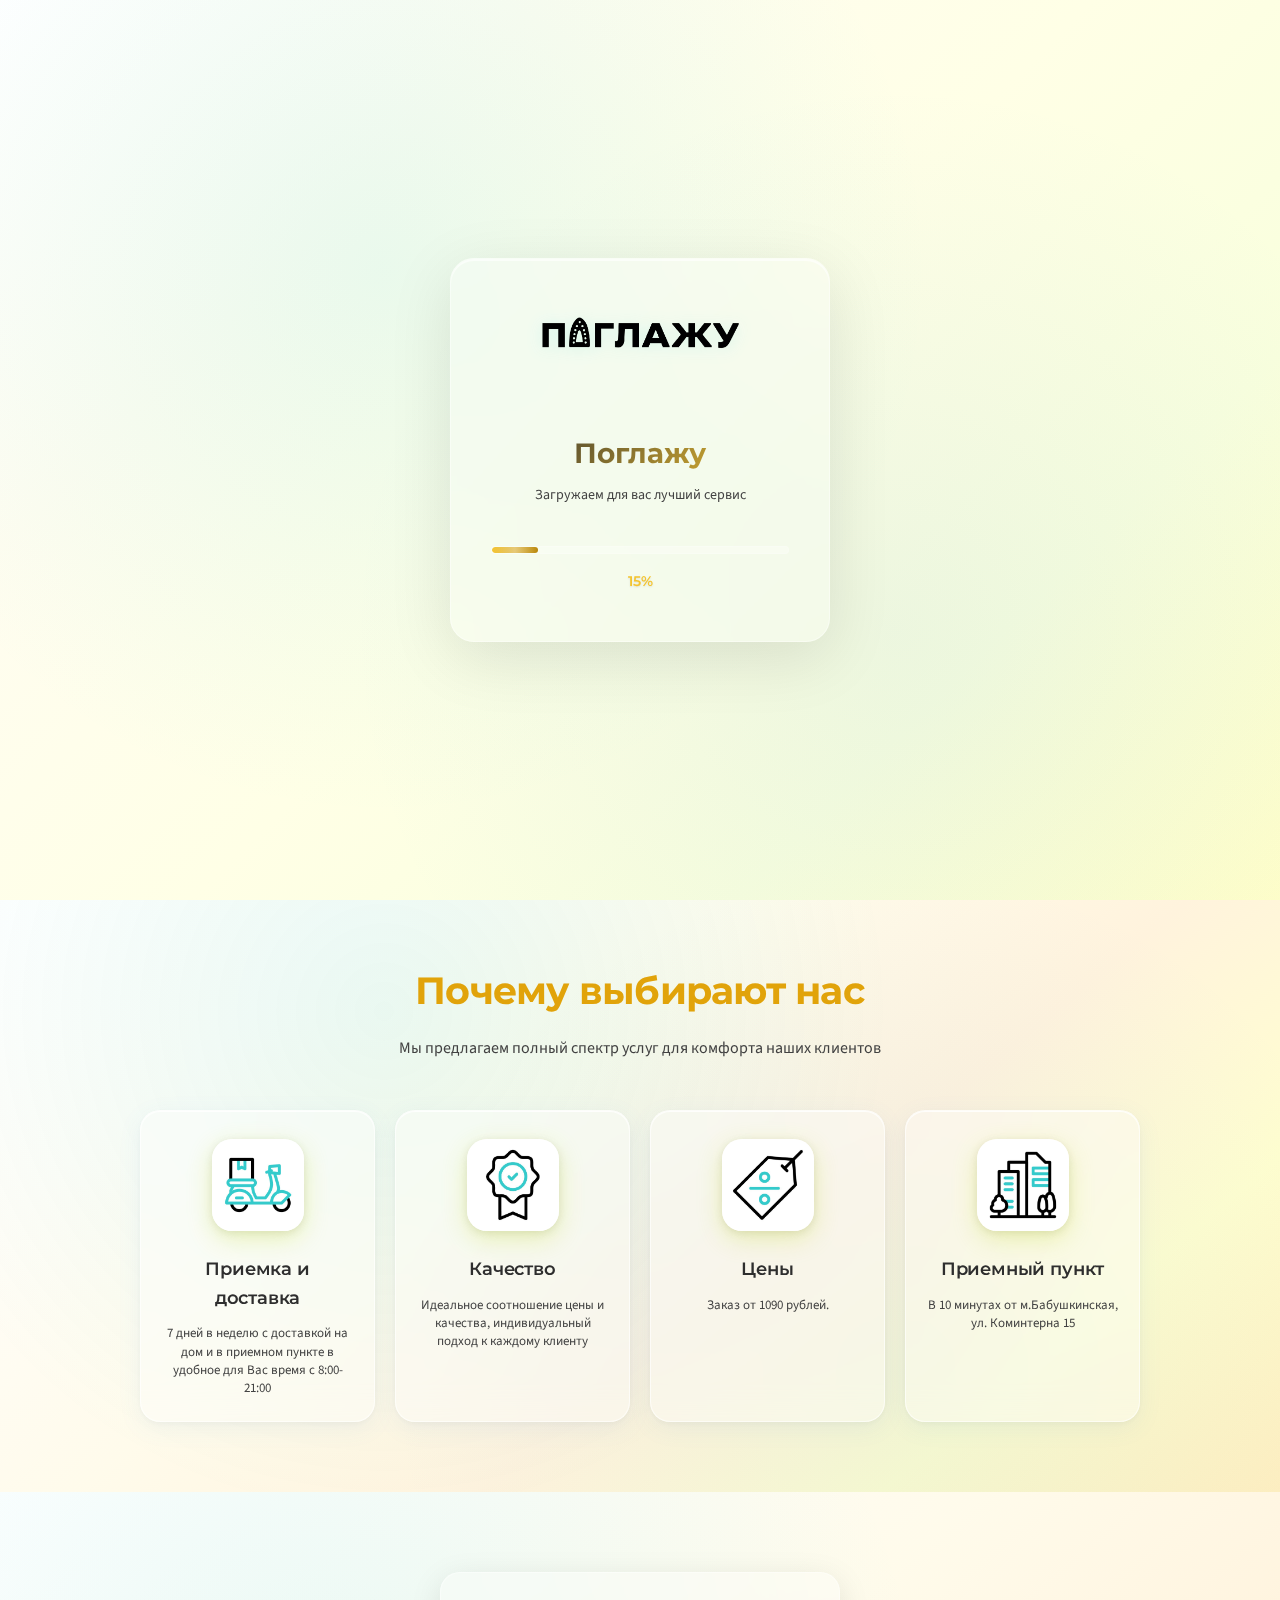
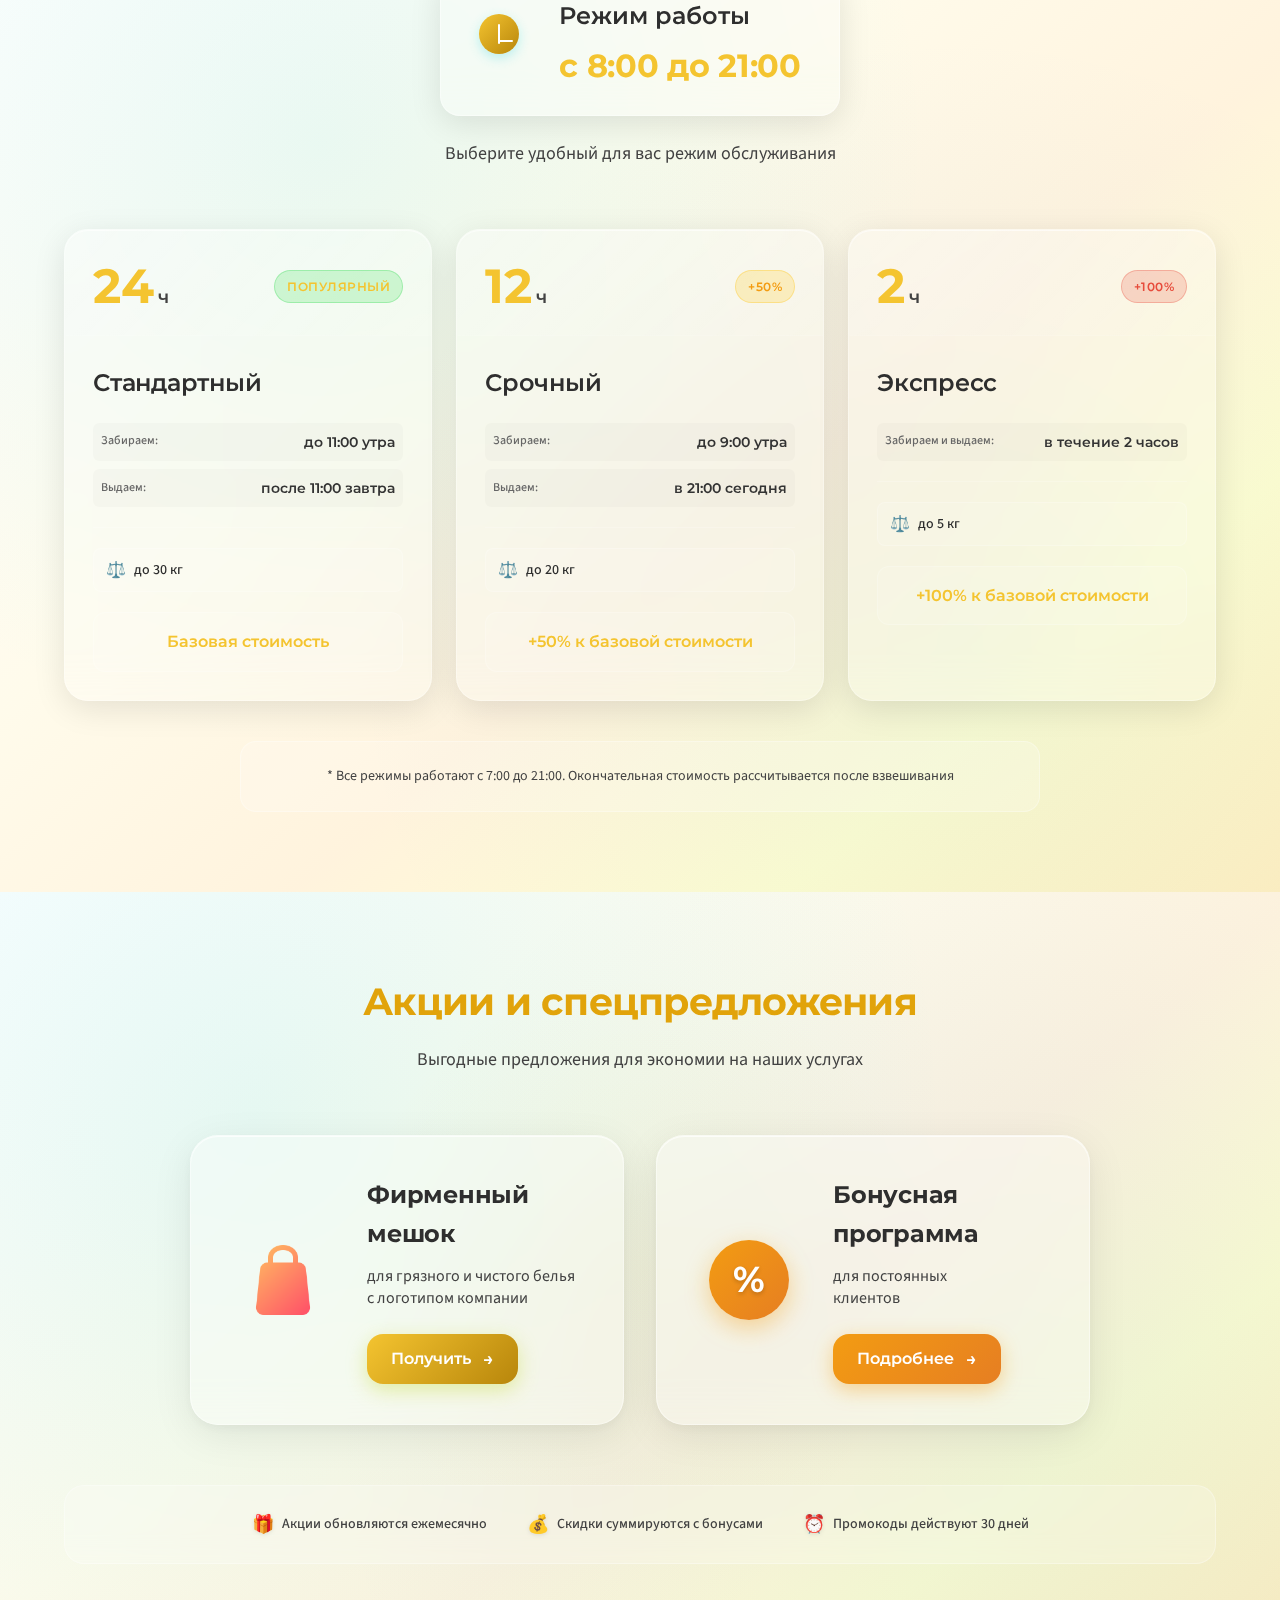
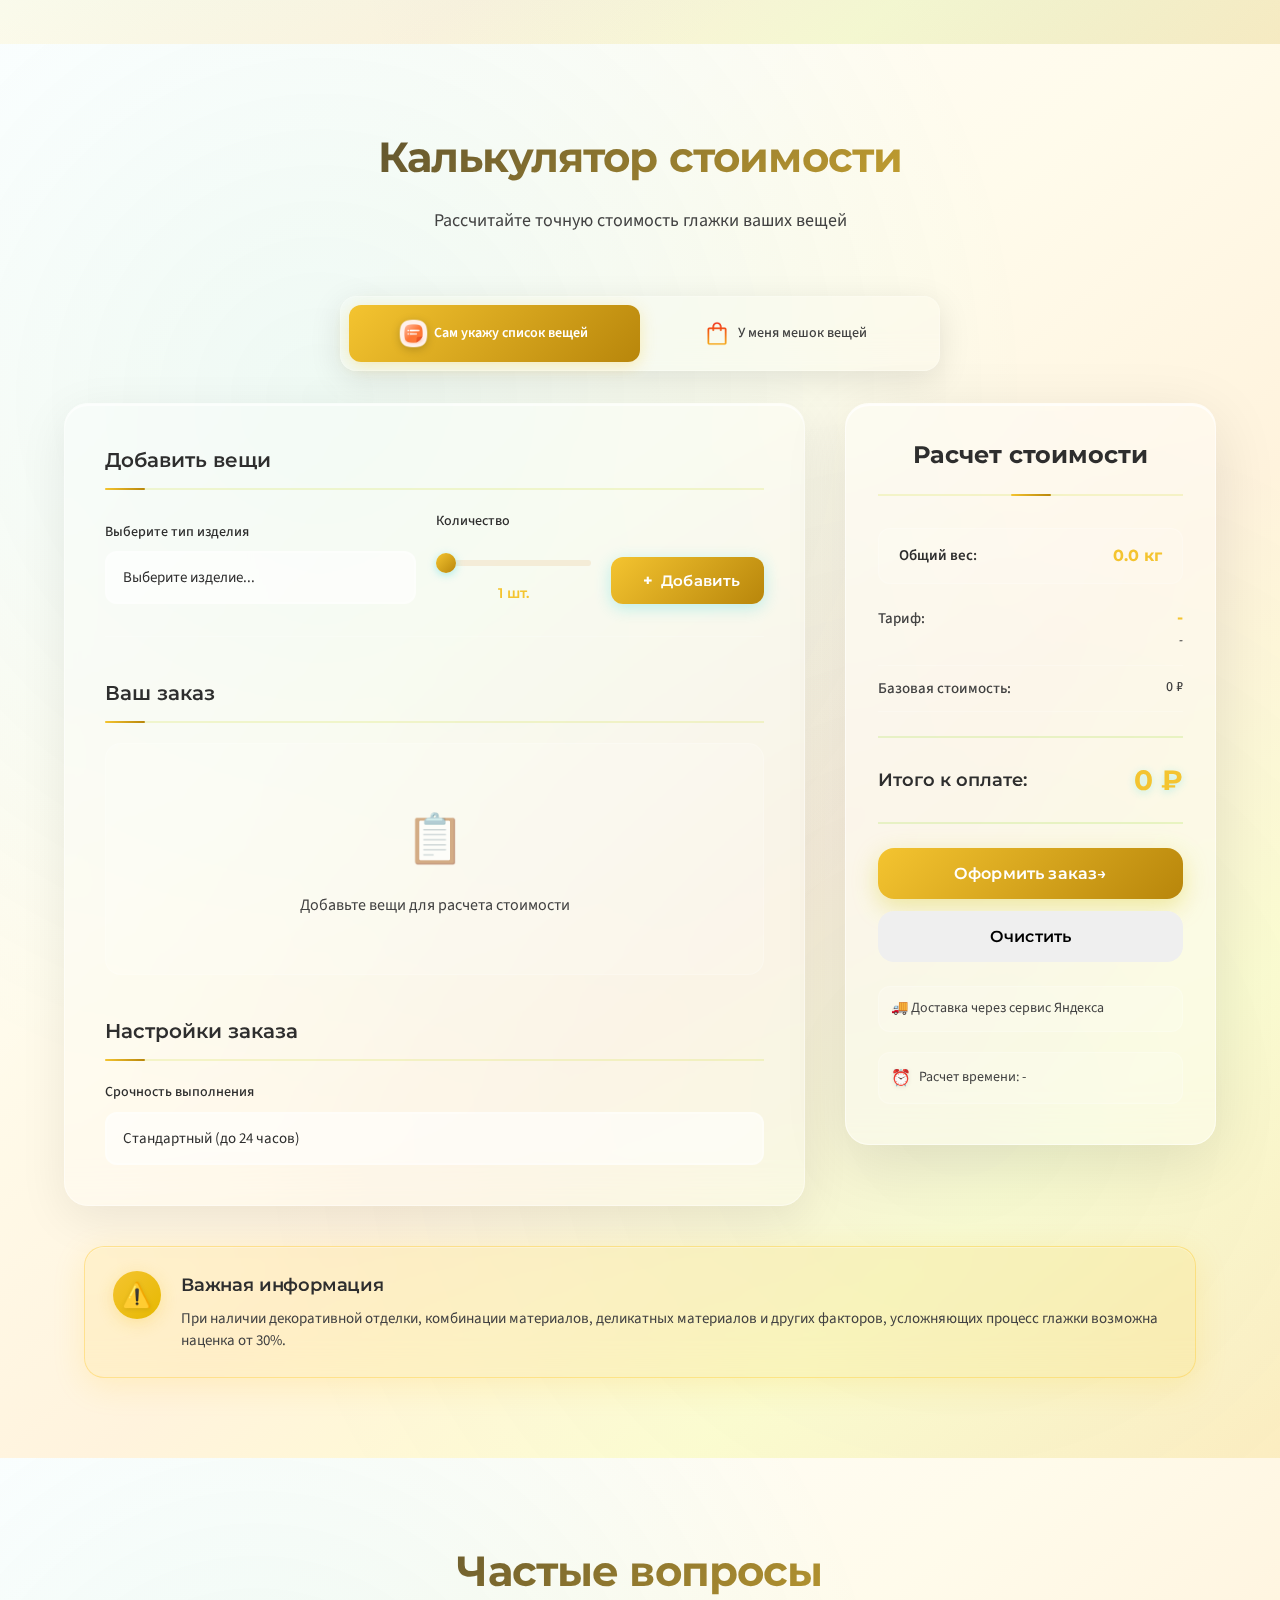
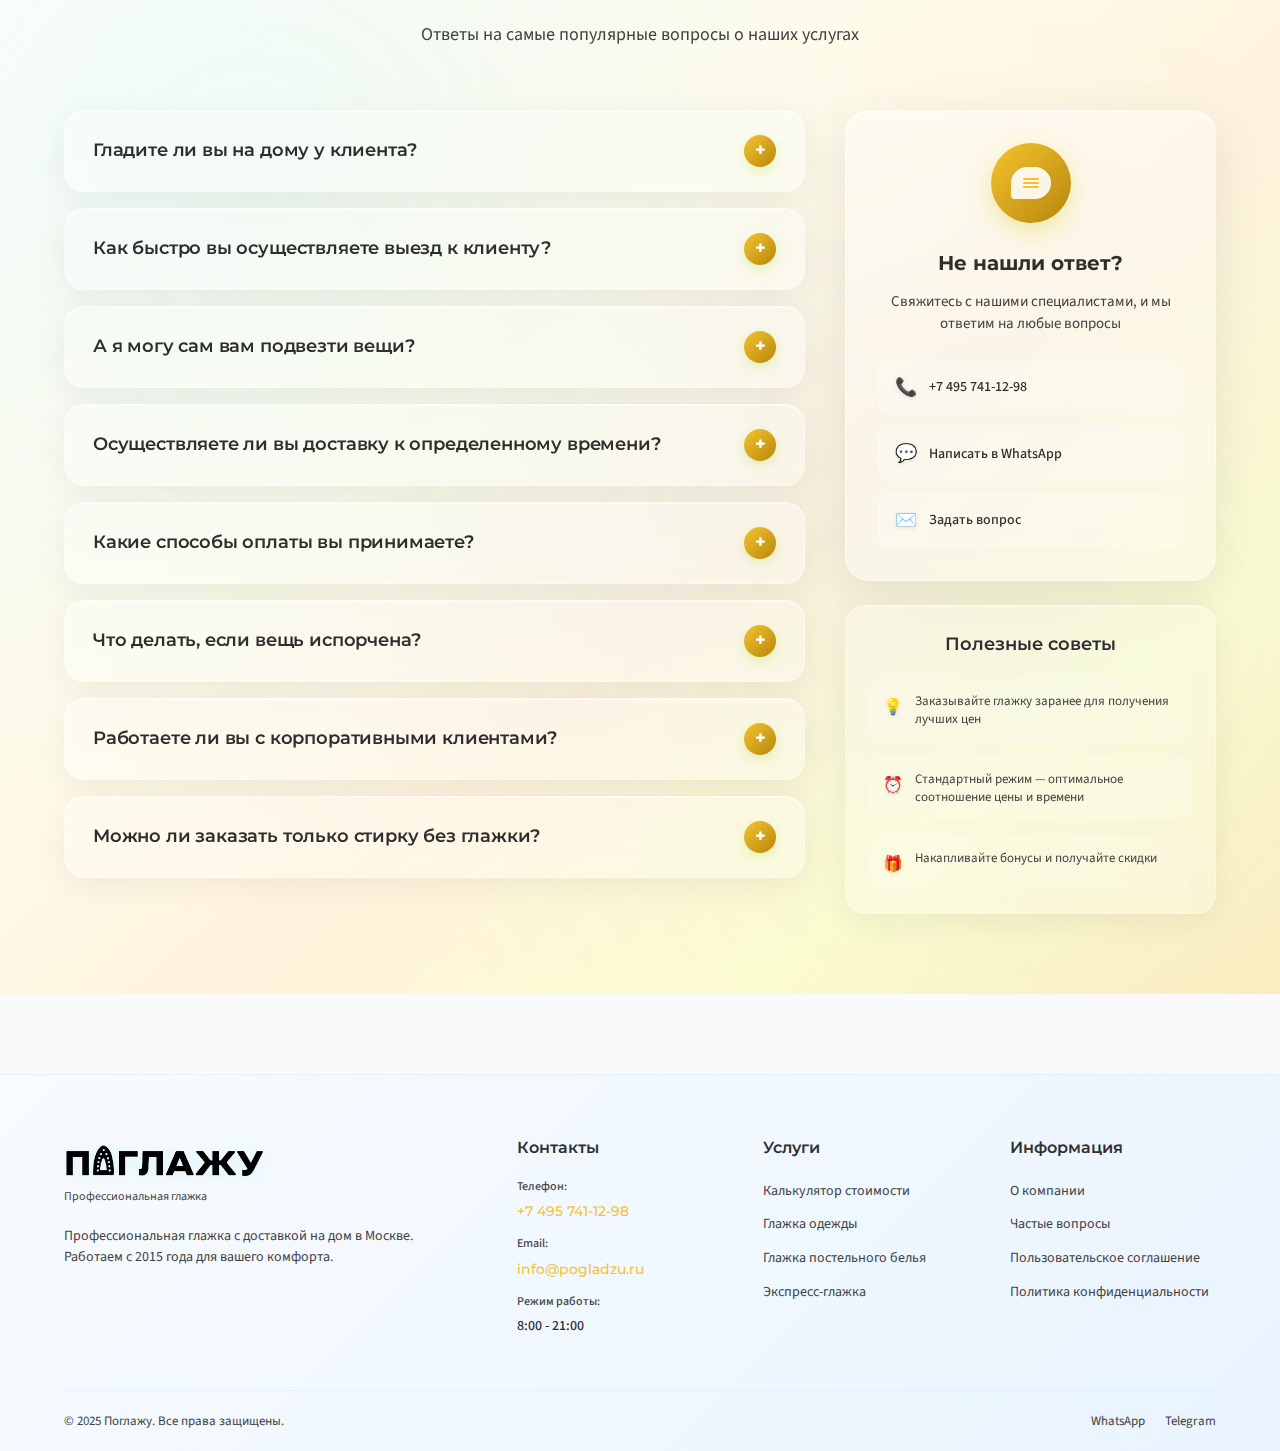
<file: index.html>
<!DOCTYPE html>
<html lang="ru">
  <head>
    <meta charset="UTF-8" />
    <meta
      name="viewport"
      content="width=device-width, initial-scale=1.0, maximum-scale=5.0, user-scalable=yes"
    />
    <meta name="format-detection" content="telephone=yes" />
    <meta name="mobile-web-app-capable" content="yes" />
    <meta name="apple-mobile-web-app-capable" content="yes" />
    <meta name="apple-mobile-web-app-status-bar-style" content="default" />
    <meta name="theme-color" content="#2DD4DA" />
    <title>Поглажу - Профессиональная глажка с доставкой</title>
    <link rel="stylesheet" href="css/style.css" />
  </head>
  <body>
    <!-- Simplified Loader Screen -->
    <div class="loader-screen" id="loaderScreen">
      <div class="loader-background">
        <div class="loader-gradient"></div>
      </div>

      <div class="loader-content">
        <div class="loader-logo">
          <div class="loader-icon">
            <!-- <div class="iron-animation">
              <div class="iron-base"></div>
              <div class="iron-handle"></div>
              <div class="steam-particles">
                <div class="particle"></div>
                <div class="particle"></div>
                <div class="particle"></div>
                <div class="particle"></div>
                <div class="particle"></div>
              </div>
            </div> -->
            <div class="logo-image">
              <img
                src="img/ironingLogo.png"
                alt="Логотип компании Поглажу"
                class="logo-img"
              />
            </div>
          </div>
          <div class="loader-text">
            <h1 class="loader-title">Поглажу</h1>
            <p class="loader-subtitle">Загружаем для вас лучший сервис</p>
          </div>
        </div>

        <div class="loader-progress">
          <div class="progress-bar">
            <div class="progress-fill" id="progressFill"></div>
          </div>
          <div class="progress-percent">
            <span id="progressPercent">0%</span>
          </div>
        </div>
      </div>
    </div>

    <header class="header">
      <div class="container">
        <div class="header__content">
          <!-- Логотип -->
          <div class="header__logo">
            <div class="logo-image">
              <img
                src="img/ironingLogo.png"
                alt="Логотип компании Поглажу"
                class="logo-img"
              />
            </div>
            <div class="logo-text">
              <p class="logo-subtitle">Профессиональная глажка</p>
            </div>
          </div>

          <!-- Мобильная кнопка меню -->
          <button
            class="mobile-menu-toggle"
            id="mobileMenuToggle"
            aria-label="Открыть меню"
          >
            <span class="hamburger-line"></span>
            <span class="hamburger-line"></span>
            <span class="hamburger-line"></span>
          </button>

          <!-- Навигация -->
          <nav class="header__nav" id="headerNav">
            <ul class="nav-list">
              <li class="nav-item">
                <a href="#service-modes" class="nav-link">Тарифы</a>
              </li>
              <li class="nav-item">
                <a href="#promotions" class="nav-link">Акции</a>
              </li>
              <li class="nav-item">
                <a href="#about-company" class="nav-link">О нас</a>
              </li>
              <li class="nav-item">
                <a href="#calculator" class="nav-link">Цены и услуги</a>
              </li>
              <li class="nav-item">
                <a href="#faq" class="nav-link">FAQ</a>
              </li>
            </ul>

            <!-- Мобильные действия внутри меню -->
            <div class="mobile-actions">
              <a href="cabinet.html" style="text-decoration: none">
                <button class="btn btn--primary">Личный кабинет</button>
              </a>
              <a href="tel:+74957411298" class="phone-link mobile-phone"
                >+7 495 741-12-98</a
              >

              <!-- Новая кнопка с адресом -->
              <a
                href="https://maps.yandex.ru/?text=м.Бабушкинская Коминтерна 15"
                target="_blank"
                rel="noopener noreferrer"
                style="text-decoration: none"
              >
                <button class="btn btn--location">
                  <span class="btn-icon">📍</span>
                  <span class="btn-text">м.Бабушкинская, Коминтерна 15</span>
                </button>
              </a>
            </div>
          </nav>

          <!-- Десктопные действия -->
          <div class="header__actions desktop-actions">
            <a href="cabinet.html" style="text-decoration: none">
              <button class="btn btn--primary">Личный кабинет</button>
            </a>
            <div class="header__contacts">
              <a href="tel:+74957411298" class="phone-link">+7 495 741-12-98</a>
            </div>
          </div>
        </div>
      </div>
    </header>

    <!-- JavaScript для мобильного меню -->
    <script src="js/script.js"></script>

    <!-- Hero Section -->
    <section class="hero">
      <div class="hero__background">
        <video class="hero__video" autoplay muted loop playsinline>
          <source src="video/ironing.mp4" type="video/mp4" />
          <!-- <source src="video/ironing-background.webm" type="video/webm" /> -->
          <!-- Фоновое изображение как fallback -->
          <!-- <img src="images/ironing-hero-bg.jpg" alt="Профессиональная глажка" /> -->
        </video>
        <div class="hero__overlay"></div>
      </div>

      <div class="container">
        <div class="hero__content">
          <div class="hero__info">
            <div class="hero__badge">
              <span class="badge-icon">⚡</span>
              <span class="badge-text">Быстро и качественно</span>
            </div>

            <h1 class="hero__title">
              Глажка
              <span class="hero__subtitle">с доставкой на дом</span>
            </h1>

            <p class="hero__description">
              Профессиональный, бережный уход за вещами.
            </p>

            <div class="hero__stats">
              <div class="header-stat-item">
                <div class="stat-number">ДО 2 ч</div>
                <div class="stat-label">Минимальный срок</div>
              </div>
              <div class="header-stat-item">
                <div class="stat-number">24 ч</div>
                <div class="stat-label">Максимальный срок</div>
              </div>
              <div class="header-stat-item">
                <div class="stat-number">99%</div>
                <div class="stat-label">Качество работы</div>
              </div>
            </div>

            <div class="hero__actions">
              <button class="btn btn--primary btn--large">
                <span class="btn-text">Оставить заявку</span>
                <span class="btn-icon">→</span>
              </button>
              <button class="btn btn--outline btn--large">
                <span class="btn-text">Услуги и цены</span>
              </button>
            </div>
          </div>
        </div>
      </div>
    </section>

    <!-- Advantages Section -->
    <section class="advantages">
      <div class="advantages__background">
        <div class="advantages__gradient"></div>
      </div>

      <div class="container">
        <div class="advantages__content">
          <div class="advantages__header">
            <h2 class="advantages__title">Почему выбирают нас</h2>
            <p class="advantages__subtitle">
              Мы предлагаем полный спектр услуг для комфорта наших клиентов
            </p>
          </div>

          <div class="advantages__grid">
            <div class="advantage-card">
              <div class="advantage-card__icon">
                <div
                  class="icon-animated"
                  data-static="../img/delivery-scooter.png"
                  data-gif="../img/delivery-scooter.gif"
                ></div>
              </div>
              <div class="advantage-card__content">
                <h3 class="advantage-card__title">Приемка и доставка</h3>
                <p class="advantage-card__description">
                  7 дней в неделю с доставкой на дом и в приемном пункте в
                  удобное для Вас время с 8:00-21:00
                </p>
              </div>
            </div>

            <div class="advantage-card">
              <div class="advantage-card__icon">
                <div
                  class="icon-animated"
                  data-static="../img/verified.jpeg"
                  data-gif="../img/verified.gif"
                ></div>
              </div>
              <div class="advantage-card__content">
                <h3 class="advantage-card__title">Качество</h3>
                <p class="advantage-card__description">
                  Идеальное соотношение цены и качества, индивидуальный подход к
                  каждому клиенту
                </p>
              </div>
            </div>

            <div class="advantage-card">
              <div class="advantage-card__icon">
                <div
                  class="icon-animated"
                  data-static="../img/price-tag.jpeg"
                  data-gif="../img/price-tag.gif"
                ></div>
              </div>
              <div class="advantage-card__content">
                <h3 class="advantage-card__title">Цены</h3>
                <p class="advantage-card__description">Заказ от 1090 рублей.</p>
              </div>
            </div>

            <div class="advantage-card">
              <div class="advantage-card__icon">
                <div
                  class="icon-animated"
                  data-static="../img/city.jpeg"
                  data-gif="../img/city.gif"
                ></div>
              </div>
              <div class="advantage-card__content">
                <h3 class="advantage-card__title">Приемный пункт</h3>
                <p class="advantage-card__description">
                  В 10 минутах от м.Бабушкинская, ул. Коминтерна 15
                </p>
              </div>
            </div>
          </div>
        </div>
      </div>
    </section>

    <!-- Working Hours & Service Types Section -->
    <section class="service-modes" id="service-modes">
      <div class="service-modes__background">
        <div class="service-modes__gradient"></div>
      </div>

      <div class="container">
        <div class="service-modes__content">
          <div class="service-modes__header">
            <div class="working-hours">
              <div class="working-hours__icon">
                <div class="clock-icon"></div>
              </div>
              <div class="working-hours__info">
                <h2 class="working-hours__title">Режим работы</h2>
                <p class="working-hours__time">с 8:00 до 21:00</p>
              </div>
            </div>
            <p class="service-modes__subtitle">
              Выберите удобный для вас режим обслуживания
            </p>
          </div>

          <div class="service-modes__grid">
            <div class="service-card service-card--standard">
              <div class="service-card__header">
                <div class="service-card__icon">
                  <span class="icon-time">24</span>
                  <span class="icon-unit">ч</span>
                </div>
                <div class="service-card__badge">Популярный</div>
              </div>
              <div class="service-card__content">
                <h3 class="service-card__title">Стандартный</h3>
                <div class="service-card__timing">
                  <div class="timing-item">
                    <span class="timing-label">Забираем:</span>
                    <span class="timing-value">до 11:00 утра</span>
                  </div>
                  <div class="timing-item">
                    <span class="timing-label">Выдаем:</span>
                    <span class="timing-value">после 11:00 завтра</span>
                  </div>
                </div>
                <div class="service-card__limits">
                  <div class="limit-item">
                    <span class="limit-icon">⚖️</span>
                    <span class="limit-text">до 30 кг</span>
                  </div>
                </div>
                <div class="service-card__price">
                  <span class="price-label">Базовая стоимость</span>
                </div>
              </div>
            </div>

            <div class="service-card service-card--urgent">
              <div class="service-card__header">
                <div class="service-card__icon">
                  <span class="icon-time">12</span>
                  <span class="icon-unit">ч</span>
                </div>
                <div class="service-card__badge service-card__badge--urgent">
                  +50%
                </div>
              </div>
              <div class="service-card__content">
                <h3 class="service-card__title">Срочный</h3>
                <div class="service-card__timing">
                  <div class="timing-item">
                    <span class="timing-label">Забираем:</span>
                    <span class="timing-value">до 9:00 утра</span>
                  </div>
                  <div class="timing-item">
                    <span class="timing-label">Выдаем:</span>
                    <span class="timing-value">в 21:00 сегодня</span>
                  </div>
                </div>
                <div class="service-card__limits">
                  <div class="limit-item">
                    <span class="limit-icon">⚖️</span>
                    <span class="limit-text">до 20 кг</span>
                  </div>
                </div>
                <div class="service-card__price">
                  <span class="price-label">+50% к базовой стоимости</span>
                </div>
              </div>
            </div>

            <div class="service-card service-card--express">
              <div class="service-card__header">
                <div class="service-card__icon">
                  <span class="icon-time">2</span>
                  <span class="icon-unit">ч</span>
                </div>
                <div class="service-card__badge service-card__badge--express">
                  +100%
                </div>
              </div>
              <div class="service-card__content">
                <h3 class="service-card__title">Экспресс</h3>
                <div class="service-card__timing">
                  <div class="timing-item">
                    <span class="timing-label">Забираем и выдаем:</span>
                    <span class="timing-value">в течение 2 часов</span>
                  </div>
                </div>
                <div class="service-card__limits">
                  <div class="limit-item">
                    <span class="limit-icon">⚖️</span>
                    <span class="limit-text">до 5 кг</span>
                  </div>
                </div>
                <div class="service-card__price">
                  <span class="price-label">+100% к базовой стоимости</span>
                </div>
              </div>
            </div>
          </div>

          <div class="service-modes__footer">
            <p class="service-modes__note">
              * Все режимы работают с 7:00 до 21:00. Окончательная стоимость
              рассчитывается после взвешивания
            </p>
          </div>
        </div>
      </div>
    </section>

    <!-- Promotions & Special Offers Section -->
    <section class="promotions" id="promotions">
      <div class="promotions__background">
        <div class="promotions__gradient"></div>
      </div>

      <div class="container">
        <div class="promotions__content">
          <div class="promotions__header">
            <h2 class="promotions__title">Акции и спецпредложения</h2>
            <p class="promotions__subtitle">
              Выгодные предложения для экономии на наших услугах
            </p>
          </div>

          <div class="promotions__grid">
            <!-- Промокод для новых клиентов -->
            <!-- <div class="promo-card promo-card--discount">
              <div class="promo-card__icon">
                <div class="gift-icon">
                  <div class="gift-box"></div>
                  <div class="gift-ribbon"></div>
                </div>
              </div>
              <div class="promo-card__content">
                <h3 class="promo-card__title">Промокод 500 рублей</h3>
                <p class="promo-card__description">
                  на скидку для новых<br />
                  клиентов
                </p>
                <button class="promo-btn promo-btn--primary">
                  <span class="promo-btn__text">Получить</span>
                  <span class="promo-btn__arrow">→</span>
                </button>
              </div>
            </div> -->
            <!-- Фирменный мешок вместо промокода -->
            <div class="promo-card promo-card--gift">
              <div class="promo-card__icon">
                <img src="img/shopping.png" alt="" class="bag-icon" />
              </div>
              <div class="promo-card__content">
                <h3 class="promo-card__title">Фирменный мешок</h3>
                <p class="promo-card__description">
                  для грязного и чистого белья<br />
                  с логотипом компании
                </p>
                <button class="promo-btn promo-btn--primary">
                  <span class="promo-btn__text">Получить</span>
                  <span class="promo-btn__arrow">→</span>
                </button>
              </div>
            </div>

            <!-- Бонусная программа -->
            <div class="promo-card promo-card--bonus">
              <div class="promo-card__icon">
                <div class="percent-icon">
                  <span class="percent-symbol">%</span>
                </div>
              </div>
              <div class="promo-card__content">
                <h3 class="promo-card__title">Бонусная программа</h3>
                <p class="promo-card__description">
                  для постоянных<br />
                  клиентов
                </p>
                <button class="promo-btn promo-btn--secondary">
                  <span class="promo-btn__text">Подробнее</span>
                  <span class="promo-btn__arrow">→</span>
                </button>
              </div>
            </div>
          </div>

          <!-- Дополнительная информация -->
          <div class="promotions__footer">
            <div class="promo-info">
              <div class="promo-info__item">
                <span class="promo-info__icon">🎁</span>
                <span class="promo-info__text"
                  >Акции обновляются ежемесячно</span
                >
              </div>
              <div class="promo-info__item">
                <span class="promo-info__icon">💰</span>
                <span class="promo-info__text"
                  >Скидки суммируются с бонусами</span
                >
              </div>
              <div class="promo-info__item">
                <span class="promo-info__icon">⏰</span>
                <span class="promo-info__text"
                  >Промокоды действуют 30 дней</span
                >
              </div>
            </div>
          </div>
        </div>
      </div>
    </section>

    <!-- About Company Section -->
    <!-- <section class="about-company" id="about-company">
      <div class="about-company__background">
        <div class="about-company__gradient"></div>
      </div>

      <div class="container">
        <div class="about-company__content">
          <div class="about-company__main">
            <div class="about-company__story">
              <div class="story-header">
                <span class="story-year">2015</span>
                <h2 class="story-title">История компании "Поглажу"</h2>
              </div>

              <div class="story-content">
                <div class="story-text">
                  <p class="story-intro">
                    Всё началось с простой идеи — сделать жизнь людей проще и
                    комфортнее. В 2015 году наша семья решила создать сервис,
                    который освободит москвичей от рутинной глажки и позволит
                    проводить время с близкими.
                  </p>

                  <p class="story-main">
                    Мы понимали, как важно делегировать бытовые задачи
                    профессионалам, чтобы сосредоточиться на том, что
                    действительно важно. Начав с небольшой команды из трех
                    человек, мы выросли в надежный сервис с собственным
                    производством и штатом опытных специалистов.
                  </p>
                </div>

                <div class="story-image">
                  <div class="">
                    <img src="img/ironingteam.webp" alt="" class="image-3d" />
                  </div>
                </div>
              </div>
            </div>

              <div class="about-company__mission">
                <div class="mission-visual">
                  <div class="mission-icon">
                    <img class="heart-icon" src="img/heart.png" />
                  </div>
                  <div class="mission-text">
                    <h3 class="mission-title">Наша миссия</h3>
                    <p class="mission-description">
                      Дарить людям время для важных дел, обеспечивая безупречное
                      качество услуг и бережное отношение к каждой вещи. Мы
                      верим, что профессиональная забота о гардеробе — это
                      инвестиция в комфорт и уверенность.
                    </p>
                  </div>
                </div>
              </div>

              <div class="about-company__achievements">
                <div class="achievements-grid">
                  <div class="achievement-item">
                    <div class="achievement-number">2500+</div>
                    <div class="achievement-label">Довольных клиентов</div>
                  </div>
                  <div class="achievement-item">
                    <div class="achievement-number">10</div>
                    <div class="achievement-label">Лет на рынке</div>
                  </div>
                  <div class="achievement-item">
                    <div class="achievement-number">15</div>
                    <div class="achievement-label">
                      Профессионалов в команде
                    </div>
                  </div>
                  <div class="achievement-item">
                    <div class="achievement-number">99%</div>
                    <div class="achievement-label">Положительных отзывов</div>
                  </div>
                </div>
              </div>

              <div class="about-company__values">
                <div class="values-header">
                  <h3 class="values-title">Наши принципы</h3>
                </div>
                <div class="values-grid">
                  <div class="value-item">
                    <div class="value-icon">
                      <img src="img/quality.png" alt="" class="value-icon" />
                    </div>
                    <div class="value-content">
                      <h4 class="value-name">Качество</h4>
                      <p class="value-description">
                        Строгий контроль на каждом этапе производства
                      </p>
                    </div>
                  </div>
                  <div class="value-item">
                    <div class="value-icon">
                      <img
                        src="img/punctuality.png"
                        alt=""
                        class="value-icon"
                      />
                    </div>
                    <div class="value-content">
                      <h4 class="value-name">Пунктуальность</h4>
                      <p class="value-description">
                        Всегда выполняем заказы в срок
                      </p>
                    </div>
                  </div>
                  <div class="value-item">
                    <div class="value-icon">
                      <img src="img/protection.png" alt="" class="value-icon" />
                    </div>
                    <div class="value-content">
                      <h4 class="value-name">Бережность</h4>
                      <p class="value-description">
                        Деликатное отношение к каждой вещи
                      </p>
                    </div>
                  </div>
                </div>
              </div>

              <div class="about-company__team">
                <div class="team-header">
                  <h3 class="team-title">Наша команда</h3>
                  <p class="team-subtitle">
                    Профессионалы с многолетним опытом
                  </p>
                </div>
                <div class="team-gallery">
                  <img src="img/office.webp" alt="office" class="image-3d" />
                </div>
                <div class="team-info">
                  <div class="team-stats">
                    <div class="stat-item">
                      <span class="stat-icon">👔</span>
                      <span class="stat-text">Опыт работы от 5 лет</span>
                    </div>
                    <div class="stat-item">
                      <span class="stat-icon">🎓</span>
                      <span class="stat-text">Постоянное обучение</span>
                    </div>
                    <div class="stat-item">
                      <span class="stat-icon">💼</span>
                      <span class="stat-text">Собственное производство</span>
                    </div>
                  </div>
                </div>
              </div>
            </div>
          </div>
        </div>
      </div>
    </section> -->

    <!-- Calculator Section -->
    <section class="calculator" id="calculator">
      <div class="calculator__background">
        <div class="calculator__gradient"></div>
      </div>

      <div class="container">
        <div class="calculator__content">
          <div class="calculator__header">
            <h2 class="calculator__title">Калькулятор стоимости</h2>
            <p class="calculator__subtitle">
              Рассчитайте точную стоимость глажки ваших вещей
            </p>
          </div>

          <!-- Переключатель режимов калькулятора -->
          <div class="calculator__modes">
            <div class="mode-switcher">
              <div class="mode-switcher__background"></div>
              <div class="mode-switcher__options">
                <label
                  class="mode-option mode-option--active"
                  data-mode="detailed"
                >
                  <input
                    type="radio"
                    name="calculatorMode"
                    value="detailed"
                    checked
                  />
                  <!-- <span class="mode-option__icon">📝</span> -->
                   <img src="img/sticky-note.png" alt="" class="mode-option__icon">
                  <span class="mode-option__text">Сам укажу список вещей</span>
                </label>
                <label class="mode-option" data-mode="bulk">
                  <input type="radio" name="calculatorMode" value="bulk" />
                  <!-- <span class="mode-option__icon">⚖️</span> -->
                   <img class="mode-option__icon" src="img/market.png" alt="">
                  <span class="mode-option__text">У меня мешок вещей</span>
                </label>
              </div>
            </div>
          </div>

          <div class="calculator__main">
            <div class="calculator__form">
              <!-- Добавление вещей -->
              <div class="add-item-section">
                <h3 class="section-title">Добавить вещи</h3>
                <div class="add-item-controls">
                  <div class="item-selector">
                    <label class="form-label">Выберите тип изделия</label>
                    <select class="custom-select" id="itemSelect">
                      <option value="">Выберите изделие...</option>
                      <optgroup label="Одежда повседневная">
                        <option value="shirt-short|300">
                          Рубашка/блузка с коротким рукавом
                        </option>
                        <option value="shirt-long|400">
                          Рубашка/блузка с длинным рукавом
                        </option>
                        <option value="tshirt|250">Футболка, поло</option>
                        <option value="sweater|400">Свитер</option>
                        <option value="hoodie|600">Толстовка</option>
                      </optgroup>
                      <optgroup label="Деловая одежда">
                        <option value="suit|1000">Костюм (м/ж)</option>
                        <option value="jacket|700">Пиджак (м/ж)</option>
                        <option value="pants|600">Брюки (м/ж)</option>
                        <option value="vest|300">Жилет</option>
                        <option value="tie|100">Галстук</option>
                      </optgroup>
                      <optgroup label="Повседневная одежда">
                        <option value="jeans|560">Джинсы (м/ж)</option>
                        <option value="shorts|700">Шорты (м/ж)</option>
                        <option value="skirt-mini|300">Юбка мини</option>
                        <option value="skirt-maxi|400">Юбка макси</option>
                        <option value="jumpsuit|450">Комбинезон</option>
                        <option value="sportsuit|750">Спортивный костюм</option>
                      </optgroup>
                      <optgroup label="Платья">
                        <option value="dress-mini|450">
                          Платье сарафан мини
                        </option>
                        <option value="dress-maxi|400">
                          Платье сарафан макси
                        </option>
                        <option value="dress-evening|700">
                          Платье вечернее длинное
                        </option>
                        <option value="dress-sleeve-mini|400">
                          Платье с рукавом мини
                        </option>
                        <option value="dress-sleeve-maxi|600">
                          Платье с рукавом макси
                        </option>
                        <option value="wedding-dress|3500">
                          Платье свадебное+фата
                        </option>
                      </optgroup>
                      <optgroup label="Верхняя одежда">
                        <option value="down-jacket|1500">Пуховик</option>
                        <option value="jacket-casual|500">Куртка</option>
                        <option value="windbreaker|450">Ветровка</option>
                        <option value="coat|1000">Пальто</option>
                        <option value="fur-coat|5000">Шуба Дубленка</option>
                        <option value="ski-suit|800">Горнолыжный костюм</option>
                      </optgroup>
                      <optgroup label="Домашний текстиль">
                        <option value="bedding-single|1400">
                          Постельный комплект односпальный
                        </option>
                        <option value="bedding-double|1800">
                          Постельный комплект двуспальный
                        </option>
                        <option value="duvet-cover|700">Пододеяльник</option>
                        <option value="sheet|500">Простынь</option>
                        <option value="pillowcase|200">Наволочка</option>
                        <option value="bedspread|700">Покрывало</option>
                        <option value="towel-large|500">
                          Полотенце большое
                        </option>
                        <option value="towel-small|400">
                          Полотенце маленькое
                        </option>
                        <option value="tablecloth|600">Скатерть</option>
                        <option value="napkin|100">Салфетка</option>
                        <option value="curtains|300">Шторы (за м²)</option>
                        <option value="tulle|100">Тюль (за м²)</option>
                      </optgroup>
                      <optgroup label="Прочее">
                        <option value="robe|350">Халат</option>
                        <option value="scarf|300">Платок</option>
                        <option value="furniture-cover|2000">
                          Чехол мягкой мебели
                        </option>
                      </optgroup>
                    </select>
                  </div>

                  <div class="quantity-control">
                    <label class="form-label">Количество</label>
                    <div class="quantity-slider">
                      <input
                        type="range"
                        class="slider"
                        id="quantitySlider"
                        min="1"
                        max="10"
                        value="1"
                      />
                      <div class="slider-value">
                        <span id="quantityValue">1</span> шт.
                      </div>
                    </div>
                  </div>

                  <button class="btn btn--add" id="addItemBtn">
                    <span class="btn-icon">+</span>
                    <span class="btn-text">Добавить</span>
                  </button>
                </div>
              </div>

              <!-- Список добавленных вещей -->
              <div class="selected-items-section">
                <h3 class="section-title">Ваш заказ</h3>
                <div class="selected-items" id="selectedItems">
                  <div class="empty-state">
                    <div class="empty-icon">📋</div>
                    <p class="empty-text">
                      Добавьте вещи для расчета стоимости
                    </p>
                  </div>
                </div>
              </div>

              <!-- Настройки заказа - только срочность -->
              <div class="order-settings">
                <h3 class="section-title">Настройки заказа</h3>

                <div class="settings-grid">
                  <div class="setting-item">
                    <label class="form-label">Срочность выполнения</label>
                    <select class="custom-select" id="urgencySelect">
                      <option value="standard">
                        Стандартный (до 24 часов)
                      </option>
                      <option value="urgent">
                        Срочный (+50%, до 12 часов)
                      </option>
                      <option value="express">
                        Экспресс (+100%, до 2 часов)
                      </option>
                    </select>
                  </div>
                </div>
              </div>
            </div>

            <!-- Упрощенный режим "Мешок вещей" -->
            <div
              class="calculator__bulk-mode"
              id="bulkMode"
              style="display: none"
            >
              <div class="bulk-calculator">
                <div class="bulk-input-section">
                  <h3 class="section-title">Параметры заказа</h3>

                  <div class="bulk-controls">
                    <div class="weight-input">
                      <label class="form-label">Общий вес (кг)</label>
                      <div class="weight-input-wrapper">
                        <input
                          type="number"
                          class="weight-input-field"
                          id="bulkWeight"
                          min="0.1"
                          max="30"
                          step="0.1"
                          placeholder="Например: 5.5"
                        />
                        <span class="weight-unit">кг</span>
                      </div>
                    </div>

                    <div class="tariff-display">
  <label class="form-label">Применяемый тариф</label>
  <div class="tariff-options">
    <div class="tariff-option tariff-option--info" data-tariff="single">
      <div class="tariff-option__content">
        <div class="tariff-option__name">Неделька для одного</div>
        <div class="tariff-option__price">1700.90 ₽/кг</div>
        <div class="tariff-option__range">1-5 кг</div>
      </div>
    </div>
    
    <div class="tariff-option tariff-option--info" data-tariff="couple">
      <div class="tariff-option__content">
        <div class="tariff-option__name">Неделька для двоих</div>
        <div class="tariff-option__price">1400 ₽/кг</div>
        <div class="tariff-option__range">6-24 кг</div>
      </div>
    </div>
    
    <div class="tariff-option tariff-option--info" data-tariff="family">
      <div class="tariff-option__content">
        <div class="tariff-option__name">Неделька на всю семью</div>
        <div class="tariff-option__price">1100 ₽/кг</div>
        <div class="tariff-option__range">25+ кг</div>
      </div>
    </div>
  </div>
  
  <div class="tariff-note">
    <span class="note-icon">ℹ️</span>
    <span class="note-text">Тариф выбирается автоматически в зависимости от веса</span>
  </div>
</div>


                    <div class="bulk-urgency">
                      <label class="form-label">Срочность выполнения</label>
                      <select class="custom-select" id="bulkUrgencySelect">
                        <option value="standard">
                          Стандартный (до 24 часов)
                        </option>
                        <option value="urgent">
                          Срочный (+50%, до 12 часов)
                        </option>
                        <option value="express">
                          Экспресс (+100%, до 2 часов)
                        </option>
                      </select>
                    </div>
                  </div>
                </div>
              </div>
            </div>

            <!-- Блок расчета стоимости -->
            <div class="calculator__result">
              <div class="result-card">
                <div class="result-header">
                  <h3 class="result-title">Расчет стоимости</h3>
                </div>

                <div class="result-details">
                  <div class="detail-row detail-row--weight">
                    <span class="detail-label">Общий вес:</span>
                    <span class="detail-value" id="totalWeight">0.0 кг</span>
                  </div>

                  <div class="detail-row">
                    <span class="detail-label">Тариф:</span>
                    <div class="tariff-info">
                      <span class="tariff-price" id="tariffPrice">-</span>
                      <span class="tariff-description" id="tariffDescription"
                        >-</span
                      >
                    </div>
                    <!-- Fallback элемент для совместимости -->
                    <span
                      class="detail-value"
                      id="tariffInfo"
                      style="display: none"
                      >-</span
                    >
                  </div>

                  <div class="detail-row detail-row--base">
                    <span class="detail-label">Базовая стоимость:</span>
                    <span class="detail-value" id="basePrice">0 ₽</span>
                  </div>

                  <div
                    class="detail-row detail-row--accent"
                    id="urgencyRow"
                    style="display: none"
                  >
                    <span class="detail-label">Наценка за срочность:</span>
                    <span class="detail-value" id="urgencyPrice">0 ₽</span>
                  </div>
                </div>

                <div class="result-total">
                  <div class="total-row">
                    <span class="total-label">Итого к оплате:</span>
                    <span class="total-price" id="totalPrice">0 ₽</span>
                  </div>
                </div>

                <div class="result-actions">
                  <button class="btn btn--primary btn--large">
                    <span class="btn-text">Оформить заказ</span>
                    <span class="btn-arrow">→</span>
                  </button>
                  <button class="btn btn--large" id="clearAllBtn">
                    <span class="btn-text">Очистить</span>
                  </button>
                </div>

                <div class="result-info">
                  <div class="info-item">
                    <span class="info-text">🚚 Доставка сервисом Яндекса</span>
                  </div>
                  <div class="info-item">
                    <span class="info-icon">⏰</span>
                    <span class="info-text"
                      >Расчет времени: <span id="deliveryTime">-</span></span
                    >
                  </div>
                </div>
              </div>
            </div>
          </div>
          <!-- Блок предупреждения -->
          <div class="calculator__warning">
            <div class="warning-card">
              <div class="warning-icon">
                <span class="icon-warning">⚠️</span>
              </div>
              <div class="warning-content">
                <h3 class="warning-title">Важная информация</h3>
                <p class="warning-text">
                  При наличии декоративной отделки, комбинации материалов,
                  деликатных материалов и других факторов, усложняющих процесс
                  глажки возможна наценка от 30%.
                </p>
              </div>
            </div>
          </div>
        </div>
      </div>
    </section>

    <!-- FAQ Section -->
    <section class="faq" id="faq">
      <div class="faq__background">
        <div class="faq__gradient"></div>
      </div>

      <div class="container">
        <div class="faq__content">
          <div class="faq__header">
            <h2 class="faq__title">Частые вопросы</h2>
            <p class="faq__subtitle">
              Ответы на самые популярные вопросы о наших услугах
            </p>
          </div>

          <div class="faq__main">
            <div class="faq__list">
              <!-- Вопрос 1 -->
              <div class="faq-item" data-faq="1">
                <div class="faq-item__question">
                  <h3 class="question-text">
                    Гладите ли вы на дому у клиента?
                  </h3>
                  <div class="question-icon">
                    <span class="icon-plus">+</span>
                    <span class="icon-minus">−</span>
                  </div>
                </div>
                <div class="faq-item__answer">
                  <div class="answer-content">
                    <p>
                      Наша компания специализируется исключительно на
                      профессиональном оказании услуг глажки с использованием
                      профессионального гладильного оборудования. Данное
                      оборудование не является мобильным для осуществления
                      услуги на дому, при этом качество глажки значительно выше,
                      чем при ручной глажке одежды и белья. По этой причине мы
                      не оказываем услуги глажки на дому.
                    </p>
                  </div>
                </div>
              </div>

              <!-- Вопрос 2 -->
              <div class="faq-item" data-faq="2">
                <div class="faq-item__question">
                  <h3 class="question-text">
                    Как быстро вы осуществляете выезд к клиенту?
                  </h3>
                  <div class="question-icon">
                    <span class="icon-plus">+</span>
                    <span class="icon-minus">−</span>
                  </div>
                </div>
                <div class="faq-item__answer">
                  <div class="answer-content">
                    <p>
                      Выезд к клиенту осуществляется в день заявки при наличии
                      такой возможности или на следующий день. Либо в любое
                      другое время, удобное для клиента.
                    </p>
                  </div>
                </div>
              </div>

              <!-- Вопрос 3 -->
              <div class="faq-item" data-faq="3">
                <div class="faq-item__question">
                  <h3 class="question-text">А я могу сам вам подвезти вещи?</h3>
                  <div class="question-icon">
                    <span class="icon-plus">+</span>
                    <span class="icon-minus">−</span>
                  </div>
                </div>
                <div class="faq-item__answer">
                  <div class="answer-content">
                    <p>
                      Конечно можете. Для вашего удобства работает наш приемный
                      пункт.
                    </p>
                  </div>
                </div>
              </div>

              <!-- Вопрос 4 -->
              <div class="faq-item" data-faq="4">
                <div class="faq-item__question">
                  <h3 class="question-text">
                    Осуществляете ли вы доставку к определенному времени?
                  </h3>
                  <div class="question-icon">
                    <span class="icon-plus">+</span>
                    <span class="icon-minus">−</span>
                  </div>
                </div>
                <div class="faq-item__answer">
                  <div class="answer-content">
                    <p>
                      Приемка и доставка заказа осуществляется в интервале 2
                      часов — времени, которое было вами указано при заказе. В
                      случае если вам требуется доставка к определенному
                      времени, то мы с удовольствием постараемся осуществить
                      вашу просьбу.
                    </p>
                  </div>
                </div>
              </div>

              <!-- Вопрос 5 -->
              <div class="faq-item" data-faq="5">
                <div class="faq-item__question">
                  <h3 class="question-text">
                    Какие способы оплаты вы принимаете?
                  </h3>
                  <div class="question-icon">
                    <span class="icon-plus">+</span>
                    <span class="icon-minus">−</span>
                  </div>
                </div>
                <div class="faq-item__answer">
                  <div class="answer-content">
                    <p>
                      Мы принимаем оплату наличными курьеру при получении
                      заказа, банковскими картами через онлайн-платежи на сайте,
                      а также безналичный расчет для юридических лиц.
                    </p>
                  </div>
                </div>
              </div>

              <!-- Вопрос 6 -->
              <div class="faq-item" data-faq="6">
                <div class="faq-item__question">
                  <h3 class="question-text">
                    Что делать, если вещь испорчена?
                  </h3>
                  <div class="question-icon">
                    <span class="icon-plus">+</span>
                    <span class="icon-minus">−</span>
                  </div>
                </div>
                <div class="faq-item__answer">
                  <div class="answer-content">
                    <p>
                      Мы гарантируем сохранность ваших вещей и несем полную
                      ответственность за их качество. В случае повреждения вещи
                      по нашей вине, мы возместим ее стоимость в полном объеме
                      согласно договору оказания услуг.
                    </p>
                  </div>
                </div>
              </div>

              <!-- Вопрос 7 -->
              <div class="faq-item" data-faq="7">
                <div class="faq-item__question">
                  <h3 class="question-text">
                    Работаете ли вы с корпоративными клиентами?
                  </h3>
                  <div class="question-icon">
                    <span class="icon-plus">+</span>
                    <span class="icon-minus">−</span>
                  </div>
                </div>
                <div class="faq-item__answer">
                  <div class="answer-content">
                    <p>
                      Да, мы работаем с юридическими лицами. Предоставляем
                      специальные тарифы для постоянных корпоративных клиентов,
                      работаем по договорам с отсрочкой платежа, предоставляем
                      все необходимые документы для отчетности.
                    </p>
                  </div>
                </div>
              </div>

              <!-- Вопрос 8 -->
              <div class="faq-item" data-faq="8">
                <div class="faq-item__question">
                  <h3 class="question-text">
                    Можно ли заказать только стирку без глажки?
                  </h3>
                  <div class="question-icon">
                    <span class="icon-plus">+</span>
                    <span class="icon-minus">−</span>
                  </div>
                </div>
                <div class="faq-item__answer">
                  <div class="answer-content">
                    <p>
                      Наша основная специализация — профессиональная глажка.
                      Стирка входит в комплекс услуг при необходимости, но
                      отдельно услугу стирки мы не оказываем. Рекомендуем
                      обращаться к нам именно за качественной глажкой ваших
                      вещей.
                    </p>
                  </div>
                </div>
              </div>
            </div>

            <!-- Дополнительная информация -->
            <div class="faq__sidebar">
              <div class="faq-contact-card">
                <div class="contact-card__icon">
                  <div class="support-icon">
                    <div class="support-bubble"></div>
                  </div>
                </div>
                <div class="contact-card__content">
                  <h3 class="contact-card__title">Не нашли ответ?</h3>
                  <p class="contact-card__description">
                    Свяжитесь с нашими специалистами, и мы ответим на любые
                    вопросы
                  </p>
                  <div class="contact-methods">
                    <a href="tel:+74957411298" class="contact-method">
                      <span class="method-icon">📞</span>
                      <span class="method-text">+7 495 741-12-98</span>
                    </a>
                    <a href="#" class="contact-method">
                      <span class="method-icon">💬</span>
                      <span class="method-text">Написать в WhatsApp</span>
                    </a>
                    <a href="#" class="contact-method">
                      <span class="method-icon">✉️</span>
                      <span class="method-text">Задать вопрос</span>
                    </a>
                  </div>
                </div>
              </div>

              <div class="faq-tips-card">
                <div class="tips-card__header">
                  <h3 class="tips-card__title">Полезные советы</h3>
                </div>
                <div class="tips-list">
                  <div class="tip-item">
                    <span class="tip-icon">💡</span>
                    <span class="tip-text"
                      >Заказывайте глажку заранее для получения лучших цен</span
                    >
                  </div>
                  <div class="tip-item">
                    <span class="tip-icon">⏰</span>
                    <span class="tip-text"
                      >Стандартный режим — оптимальное соотношение цены и
                      времени</span
                    >
                  </div>
                  <div class="tip-item">
                    <span class="tip-icon">🎁</span>
                    <span class="tip-text"
                      >Накапливайте бонусы и получайте скидки</span
                    >
                  </div>
                </div>
              </div>
            </div>
          </div>
        </div>
      </div>
    </section>

    <!-- Footer -->
    <footer class="footer">
      <div class="container">
        <div class="footer__content">
          <div class="footer__main">
            <div class="footer__company">
              <div class="footer__logo">
                <div class="footer-logo-text">
                  <!-- <h3 class="footer-logo-title">Поглажу</h3> -->
                  <div class="logo-image">
                    <img
                      src="img/ironingLogo.png"
                      alt="Логотип компании Поглажу"
                      class="logo-img"
                    />
                  </div>

                  <p class="footer-logo-subtitle">Профессиональная глажка</p>
                </div>
              </div>
              <p class="footer__description">
                Профессиональная глажка с доставкой на дом в Москве. Работаем с
                2015 года для вашего комфорта.
              </p>
            </div>

            <div class="footer__contacts">
              <h4 class="footer__title">Контакты</h4>
              <div class="contact-item">
                <span class="contact-label">Телефон:</span>
                <a href="tel:+74957411298" class="contact-link"
                  >+7 495 741-12-98</a
                >
              </div>
              <div class="contact-item">
                <span class="contact-label">Email:</span>
                <a href="mailto:info@pogladzu.ru" class="contact-link"
                  >info@pogladzu.ru</a
                >
              </div>
              <div class="contact-item">
                <span class="contact-label">Режим работы:</span>
                <span class="contact-text">8:00 - 21:00</span>
              </div>
            </div>

            <div class="footer__services">
              <h4 class="footer__title">Услуги</h4>
              <ul class="footer-links">
                <li>
                  <a href="#calculator" class="footer-link"
                    >Калькулятор стоимости</a
                  >
                </li>
                <li>
                  <a href="#services" class="footer-link">Глажка одежды</a>
                </li>
                <li>
                  <a href="#services" class="footer-link"
                    >Глажка постельного белья</a
                  >
                </li>
                <li>
                  <a href="#services" class="footer-link">Экспресс-глажка</a>
                </li>
              </ul>
            </div>

            <div class="footer__info">
              <h4 class="footer__title">Информация</h4>
              <ul class="footer-links">
                <li><a href="#about" class="footer-link">О компании</a></li>
                <li><a href="#faq" class="footer-link">Частые вопросы</a></li>
                <li>
                  <a href="#" class="footer-link"
                    >Пользовательское соглашение</a
                  >
                </li>
                <li>
                  <a href="#" class="footer-link"
                    >Политика конфиденциальности</a
                  >
                </li>
              </ul>
            </div>
          </div>

          <div class="footer__bottom">
            <div class="footer__copyright">
              <p>&copy; 2025 Поглажу. Все права защищены.</p>
            </div>
            <div class="footer__social">
              <a href="#" class="social-link">WhatsApp</a>
              <a href="#" class="social-link">Telegram</a>
            </div>
          </div>
        </div>
      </div>
    </footer>
  </body>
</html>
</file>
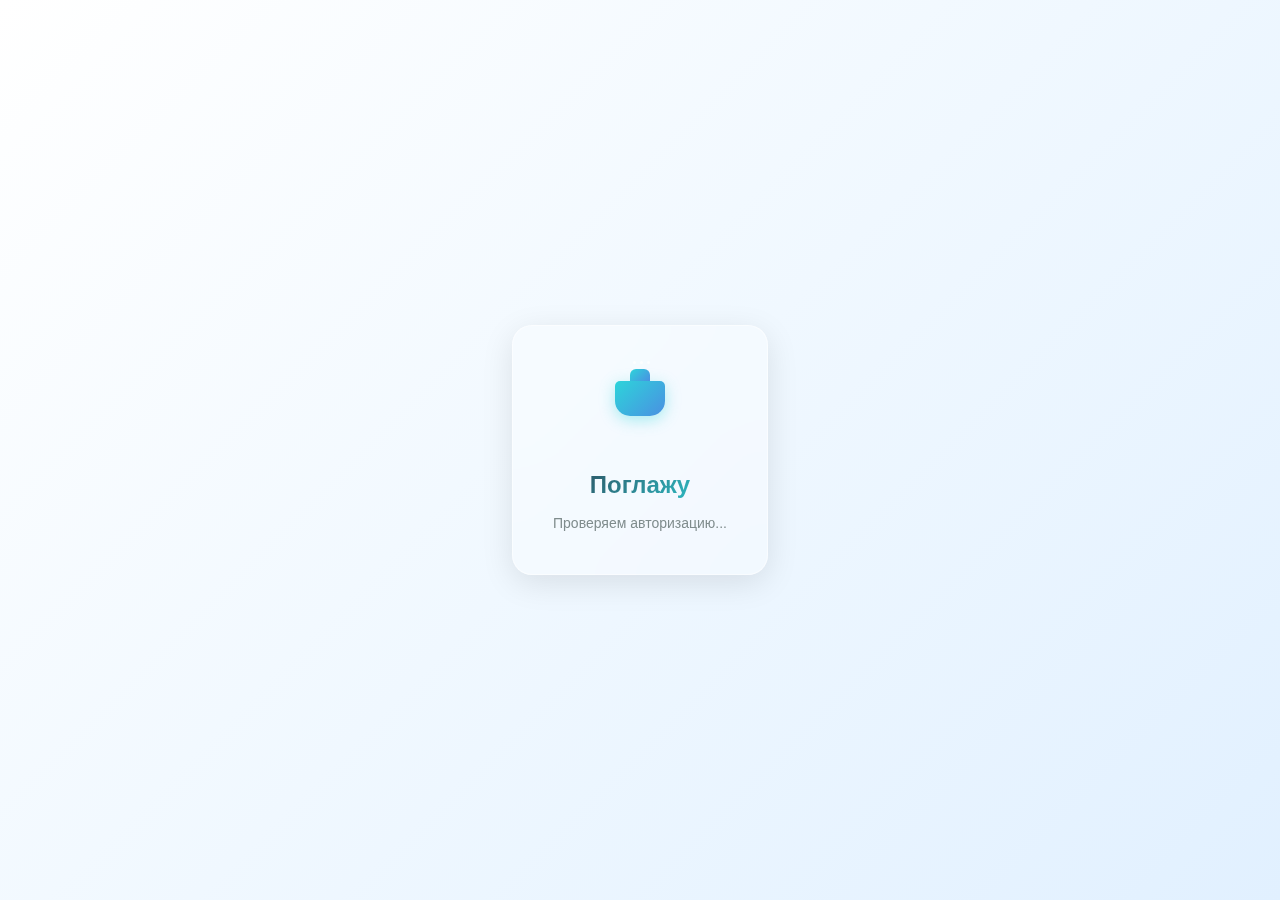
<file: cabinet.html>
<!DOCTYPE html>
<html lang="ru">
<head>
    <meta charset="UTF-8">
    <meta name="viewport" content="width=device-width, initial-scale=1.0, maximum-scale=5.0, user-scalable=yes">
    <meta name="format-detection" content="telephone=yes">
    <meta name="theme-color" content="#2DD4DA">
    <title>Личный кабинет - Поглажу</title>
    <link rel="stylesheet" href="css/cabinet.css">
</head>
<body>
    <!-- Loader экран -->
    <div class="page-loader" id="pageLoader">
        <div class="loader-background">
            <div class="loader-gradient"></div>
        </div>
        <div class="loader-content">
            <div class="loader-icon">
                <div class="iron-loader">
                    <div class="iron-body"></div>
                    <div class="iron-handle"></div>
                    <div class="steam">
                        <span></span>
                        <span></span>
                        <span></span>
                    </div>
                </div>
            </div>
            <h2 class="loader-title">Поглажу</h2>
            <p class="loader-text">Проверяем авторизацию...</p>
        </div>
    </div>

    <!-- Overlay для модальных окон -->
    <div class="modal-overlay" id="modalOverlay"></div>

    <!-- Модальное окно ввода телефона -->
    <div class="auth-modal" id="phoneModal">
        <div class="modal-content">
            <div class="modal-header">
                <h2 class="modal-title">Войдите в личный кабинет</h2>
                <p class="modal-subtitle">Введите номер телефона для получения SMS-кода</p>
            </div>
            
            <div class="modal-body">
                <form class="auth-form" id="phoneForm">
                    <div class="input-group">
                        <label class="input-label">Номер телефона</label>
                        <div class="phone-wrapper">
                            <span class="phone-prefix">+7</span>
                            <input 
                                type="tel" 
                                class="form-input" 
                                id="phoneInput"
                                placeholder="(999) 123-45-67"
                                maxlength="15"
                            >
                        </div>
                        <div class="error-message" id="phoneError"></div>
                    </div>
                    
                    <button type="submit" class="btn btn-primary" id="sendSmsBtn">
                        <span class="btn-text">Получить код</span>
                        <div class="btn-spinner" style="display: none;"></div>
                    </button>
                </form>
            </div>
        </div>
    </div>

    <!-- Модальное окно ввода SMS-кода -->
    <div class="auth-modal" id="smsModal">
        <div class="modal-content">
            <div class="modal-header">
                <h2 class="modal-title">Введите код из SMS</h2>
                <p class="modal-subtitle">
                    Код отправлен на номер <span id="phoneDisplay"></span>
                </p>
            </div>
            
            <div class="modal-body">
                <form class="auth-form" id="smsForm">
                    <div class="input-group">
                        <label class="input-label">4-значный код</label>
                        <div class="sms-inputs">
                            <input type="text" class="sms-digit" maxlength="1" data-index="0">
                            <input type="text" class="sms-digit" maxlength="1" data-index="1">
                            <input type="text" class="sms-digit" maxlength="1" data-index="2">
                            <input type="text" class="sms-digit" maxlength="1" data-index="3">
                        </div>
                        <div class="error-message" id="smsError"></div>
                    </div>
                    
                    <button type="submit" class="btn btn-primary" id="verifySmsBtn">
                        <span class="btn-text">Войти</span>
                        <div class="btn-spinner" style="display: none;"></div>
                    </button>
                </form>
                
                <div class="modal-footer">
                    <button class="link-btn" id="resendBtn">Отправить код повторно</button>
                    <button class="link-btn" id="changePhoneBtn">Изменить номер</button>
                    
                    <div class="timer-info">
                        <span>Повторная отправка через: </span>
                        <span class="timer" id="timer">60</span>
                    </div>
                </div>
            </div>
        </div>
    </div>

    <!-- Основной контент личного кабинета -->
    <div class="cabinet-wrapper" id="cabinetContent" style="display: none;">
        <!-- Шапка кабинета -->
        <header class="cabinet-header">
            <div class="container">
                <div class="header-content">
                    <div class="logo-section">
                        <div class="logo-icon">
                            <div class="iron-icon"></div>
                        </div>
                        <div class="logo-text">
                            <h1>Личный кабинет</h1>
                            <span>Поглажу</span>
                        </div>
                    </div>
                    
                    <div class="user-section">
                        <div class="user-info">
                            <span class="user-phone" id="userPhone"></span>
                            <span class="user-status">Клиент</span>
                        </div>
                        <button class="logout-btn" id="logoutBtn">
                            <span>Выйти</span>
                        </button>
                    </div>
                </div>
            </div>
        </header>

        <!-- Основное содержимое -->
        <main class="cabinet-main">
            <div class="container">
                <!-- Статистика пользователя -->
                <section class="stats-section">
                    <div class="stats-card">
                        <h2 class="section-title">Ваша статистика</h2>
                        <div class="stats-grid">
                            <div class="stat-item">
                                <div class="stat-number">15</div>
                                <div class="stat-label">Заказов выполнено</div>
                                <div class="stat-icon">📦</div>
                            </div>
                            <div class="stat-item">
                                <div class="stat-number">3,250₽</div>
                                <div class="stat-label">Потрачено всего</div>
                                <div class="stat-icon">💰</div>
                            </div>
                            <div class="stat-item">
                                <div class="stat-number">425</div>
                                <div class="stat-label">Бонусных баллов</div>
                                <div class="stat-icon">⭐</div>
                            </div>
                            <!-- <div class="stat-item">
                                <div class="stat-number">5★</div>
                                <div class="stat-label">Средний рейтинг</div>
                                <div class="stat-icon">🏆</div>
                            </div> -->
                        </div>
                    </div>
                </section>

                <!-- Быстрые действия -->
                <section class="actions-section">
                    <div class="actions-card">
                        <h2 class="section-title">Быстрые действия</h2>
                        <div class="actions-grid">
                            <button class="action-btn">
                                <div class="action-icon">🧺</div>
                                <div class="action-content">
                                    <h3>Новый заказ</h3>
                                    <p>Рассчитать стоимость и оформить заказ</p>
                                </div>
                            </button>
                            <button class="action-btn">
                                <div class="action-icon">📋</div>
                                <div class="action-content">
                                    <h3>История заказов</h3>
                                    <p>Посмотреть все ваши заказы</p>
                                </div>
                            </button>
                            <button class="action-btn">
                                <div class="action-icon">💳</div>
                                <div class="action-content">
                                    <h3>Бонусы</h3>
                                    <p>Управление бонусными баллами</p>
                                </div>
                            </button>
                            <button class="action-btn">
                                <div class="action-icon">📞</div>
                                <div class="action-content">
                                    <h3>Поддержка</h3>
                                    <p>Связаться с нами</p>
                                </div>
                            </button>
                        </div>
                    </div>
                </section>

                <!-- Последние заказы -->
                <section class="orders-section">
                    <div class="orders-card">
                        <h2 class="section-title">Последние заказы</h2>
                        <div class="orders-list">
                            <div class="order-item">
                                <div class="order-info">
                                    <div class="order-number">#1247</div>
                                    <div class="order-date">15 декабря 2024</div>
                                    <div class="order-items">Рубашки (3 шт), Брюки (2 шт)</div>
                                </div>
                                <div class="order-status status-completed">Выполнен</div>
                                <div class="order-price">1,250₽</div>
                            </div>
                            
                            <div class="order-item">
                                <div class="order-info">
                                    <div class="order-number">#1246</div>
                                    <div class="order-date">12 декабря 2024</div>
                                    <div class="order-items">Постельное белье, Полотенца</div>
                                </div>
                                <div class="order-status status-in-progress">В работе</div>
                                <div class="order-price">890₽</div>
                            </div>
                            
                            <div class="order-item">
                                <div class="order-info">
                                    <div class="order-number">#1245</div>
                                    <div class="order-date">8 декабря 2024</div>
                                    <div class="order-items">Костюм, Галстук</div>
                                </div>
                                <div class="order-status status-completed">Выполнен</div>
                                <div class="order-price">1,100₽</div>
                            </div>
                        </div>
                        
                        <button class="show-all-btn">Показать все заказы</button>
                    </div>
                </section>
            </div>
        </main>
    </div>

    <script src="js/cabinet.js"></script>
</body>
</html>
</file>
<file: css/style.css>
/* Подключение шрифтов */
@import url("https://fonts.googleapis.com/css2?family=Source+Sans+Pro:wght@300;400;500;600;700&family=Montserrat:wght@400;500;600;700&display=swap");

/* Обновленные переменные - желто-серая палитра */
:root {
  /* Основные цвета */
  --primary-color: #f4c430; /* Золотисто-желтый */
  --primary-hover: #e6b800; /* Янтарный */
  --secondary-color: #b8860b; /* Темное золото */

  /* Текстовые цвета */
  --text-primary: #2e2e2e; /* Антрацит */
  --text-secondary: #424242; /* Темно-серый */
  --text-light: #9e9e9e; /* Средний серый */

  /* Фоновые цвета */
  --white: #ffffff;
  --background: #fafafa; /* Очень светло-серый */
  --background-alt: #f5f5f5; /* Светло-серый */

  /* Границы и тени */
  --border-light: #e8e8e8; /* Светлая граница */
  --border-medium: #cccccc; /* Средняя граница */
  --shadow-light: 0 2px 12px rgba(46, 46, 46, 0.08);
  --shadow-medium: 0 4px 20px rgba(46, 46, 46, 0.12);
  --shadow-gold: 0 4px 16px rgba(244, 196, 48, 0.3);

  /* Остальное без изменений */
  --border-radius: 12px;
  --transition: all 0.3s cubic-bezier(0.4, 0, 0.2, 1);
  --font-primary: "Montserrat", -apple-system, BlinkMacSystemFont, "Segoe UI",
    sans-serif;
  --font-nav: "Source Sans Pro", -apple-system, BlinkMacSystemFont, "Segoe UI",
    sans-serif;
}

/* Сброс стилей и базовые настройки */
*,
*::before,
*::after {
  margin: 0;
  padding: 0;
  box-sizing: border-box;
}

html,
body {
  margin: 0;
  padding: 0;
  box-sizing: border-box;
}

body {
  font-family: var(--font-primary);
  background-color: var(--background);
  color: var(--text-primary);
  line-height: 1.6;
  -webkit-font-smoothing: antialiased;
  -moz-osx-font-smoothing: grayscale;
  overflow-x: hidden;
}

/* Предотвращение прокрутки при открытом мобильном меню */
body.menu-open {
  overflow: hidden;
}

.container {
  width: 100%;
  max-width: 1200px;
  margin: 0 auto;
  padding: 0 24px;
  box-sizing: border-box;
}

/* Header */
.header {
  background: var(--white);
  border-bottom: 1px solid var(--border-light);
  box-shadow: var(--shadow-light);
  position: sticky;
  top: 0;
  z-index: 1000;
  backdrop-filter: blur(10px);
  width: 100%;
  box-sizing: border-box;
}

.header__content {
  display: flex;
  align-items: center;
  justify-content: space-between;
  min-height: 80px;
  gap: 24px;
  flex-wrap: nowrap;
  overflow: hidden;
}

/* Logo */
.header__logo {
  display: flex;
  flex-direction: column; /* Изменено: элементы располагаются вертикально */
  align-items: center; /* Изменено: центрирование по горизонтали */
  flex-shrink: 0;
  min-width: auto; /* Убираем фиксированную ширину */
  z-index: 1001;
  text-align: center; /* Добавлено: центрирование текста */
}

/* 
.logo-icon::after {
  content: "";
  position: absolute;
  top: 50%;
  left: 50%;
  transform: translate(-50%, -70%);
  width: 10px;
  height: 6px;
  background: var(--white);
  border-radius: 3px 3px 0 0;
  opacity: 0.9;
  z-index: 2;
} */

.logo-text {
  display: flex;
  flex-direction: column;
  gap: 2px;
  min-width: 0;
}

.logo-subtitle {
  font-family: var(--font-nav);
  font-size: 13px;
  color: var(--text-secondary);
  font-weight: 400;
  letter-spacing: 0.01em;
  white-space: nowrap;
  overflow: hidden;
  text-overflow: ellipsis;
}

/* Мобильная кнопка меню - скрыта на десктопе */
.mobile-menu-toggle {
  display: none;
  flex-direction: column;
  justify-content: center;
  align-items: center;
  width: 44px;
  height: 44px;
  background: transparent;
  border: none;
  cursor: pointer;
  z-index: 1001;
  padding: 10px;
  position: relative;
}

.hamburger-line {
  width: 24px;
  height: 2px;
  background: var(--text-primary);
  border-radius: 2px;
  transition: all 0.3s cubic-bezier(0.4, 0, 0.2, 1);
  transform-origin: center;
  position: relative;
}

.hamburger-line:nth-child(1) {
  margin-bottom: 5px;
}

.hamburger-line:nth-child(2) {
  margin-bottom: 5px;
}

.hamburger-line:nth-child(3) {
  margin-bottom: 0;
}

/* Анимация гамбургера */
.mobile-menu-toggle.menu-open .hamburger-line:nth-child(1) {
  transform: rotate(45deg) translate(6px, 6px);
  background: var(--primary-color);
}

.mobile-menu-toggle.menu-open .hamburger-line:nth-child(2) {
  opacity: 0;
  transform: scaleX(0);
}

.mobile-menu-toggle.menu-open .hamburger-line:nth-child(3) {
  transform: rotate(-45deg) translate(5px, -5px);
  background: var(--primary-color);
}

/* Navigation - десктопные стили */
.header__nav {
  flex: 1;
  display: flex;
  justify-content: center;
  min-width: 0;
}

.nav-list {
  display: flex;
  align-items: center;
  gap: 32px;
  list-style: none;
  flex-wrap: nowrap;
  min-width: 0;
}

.nav-item {
  display: flex;
  justify-content: center;
  min-width: 0;
}

.nav-link {
  font-family: var(--font-nav);
  text-decoration: none;
  color: var(--text-primary);
  font-weight: 400;
  font-size: 15px;
  padding: 10px 16px;
  position: relative;
  transition: var(--transition);
  letter-spacing: 0.02em;
  white-space: nowrap;
  border-radius: 8px;
  text-align: center;
  min-width: fit-content;
}

.nav-link:hover {
  color: var(--primary-color);
  background: rgba(45, 212, 218, 0.08);
  transform: translateY(-1px);
}

.nav-link::after {
  content: "";
  position: absolute;
  bottom: 6px;
  left: 16px;
  right: 16px;
  height: 2px;
  background: linear-gradient(
    90deg,
    var(--primary-color),
    var(--secondary-color)
  );
  transform: scaleX(0);
  transition: var(--transition);
  border-radius: 1px;
}

.nav-link:hover::after {
  transform: scaleX(1);
}

/* Мобильные действия - скрыты на десктопе */
.mobile-actions {
  display: none;
}

/* Десктопные действия */
.desktop-actions {
  display: flex;
  align-items: center;
  gap: 20px;
  flex-shrink: 1;
  min-width: 0;
  justify-content: flex-end;
}

.header__contacts {
  display: flex;
  align-items: center;
  min-width: 0;
}

/* Button styles */
.btn {
  font-family: var(--font-primary);
  padding: 12px 20px;
  border: none;
  border-radius: var(--border-radius);
  font-weight: 600;
  font-size: 14px;
  cursor: pointer;
  transition: var(--transition);
  text-decoration: none;
  display: inline-flex;
  align-items: center;
  justify-content: center;
  letter-spacing: 0.01em;
  white-space: nowrap;
  flex-shrink: 0;
}

.btn--primary {
  background: linear-gradient(
    135deg,
    var(--primary-color),
    var(--secondary-color)
  );
  color: var(--white);
  box-shadow: 0 4px 16px rgba(45, 212, 218, 0.3);
}

.btn--primary:hover {
  transform: translateY(-2px);
  box-shadow: 0 6px 24px rgba(45, 212, 218, 0.4);
}

.phone-link {
  font-family: var(--font-primary);
  text-decoration: none;
  color: var(--text-primary);
  font-weight: 600;
  font-size: 16px;
  padding: 10px 16px;
  border: 2px solid transparent;
  border-radius: var(--border-radius);
  transition: var(--transition);
  letter-spacing: 0.02em;
  white-space: nowrap;
  flex-shrink: 0;
}

.phone-link:hover {
  color: var(--primary-color);
  border-color: var(--primary-color);
  background: rgba(45, 212, 218, 0.05);
  transform: translateY(-1px);
}

/* МОБИЛЬНЫЕ СТИЛИ */
@media (max-width: 768px) {
  .container {
    padding: 0 16px;
  }

  .header__content {
    min-height: 70px;
    gap: 16px;
  }

  .header__logo {
    min-width: auto;
    flex: 1;
    gap: 6px;
  }

  /* Показываем мобильную кнопку */
  .mobile-menu-toggle {
    display: flex;
  }

  /* Скрываем десктопные действия */
  .desktop-actions {
    display: none;
  }

  /* Мобильная навигация */
  .header__nav {
    position: fixed;
    top: 0;
    left: 0;
    width: 100%;
    height: 100vh;
    background: var(--white);
    flex-direction: column;
    justify-content: flex-start;
    padding: 100px 24px 40px;
    transform: translateX(-100%);
    transition: transform 0.3s ease;
    z-index: 1000;
    overflow-y: auto;
  }

  .header__nav.nav-open {
    transform: translateX(0);
  }

  .nav-list {
    flex-direction: column;
    gap: 0;
    width: 100%;
    margin-bottom: 40px;
  }

  .nav-item {
    width: 100%;
    border-bottom: 1px solid var(--border-light);
  }

  .nav-item:last-child {
    border-bottom: none;
  }

  .nav-link {
    width: 100%;
    padding: 20px 0;
    font-size: 18px;
    font-weight: 500;
    text-align: left;
    border-radius: 0;
  }

  .nav-link::after {
    display: none;
  }

  .nav-link:hover {
    background: rgba(45, 212, 218, 0.05);
    transform: none;
  }

  /* Показываем мобильные действия */
  .mobile-actions {
    display: flex;
    flex-direction: column;
    gap: 20px;
    width: 100%;
    padding-top: 20px;
    border-top: 1px solid var(--border-light);
  }

  .mobile-actions .btn {
    width: 100%;
    padding: 16px;
    font-size: 16px;
    justify-content: center;
  }

  .mobile-phone {
    width: 100%;
    text-align: center;
    padding: 16px;
    font-size: 18px;
    background: var(--background);
    border: 2px solid var(--border-light);
  }

  /* Уменьшаем логотип */
  .logo-title {
    font-size: 18px;
  }

  .logo-subtitle {
    font-size: 12px;
  }

  .logo-icon {
    width: 48px;
    height: 48px;
  }

  .logo-icon::before {
    width: 20px;
    height: 16px;
  }

  .logo-icon::after {
    width: 8px;
    height: 5px;
  }
}

/* Очень маленькие экраны */
@media (max-width: 480px) {
  .container {
    padding: 0 12px;
  }

  .header__content {
    gap: 12px;
  }

  .logo-title {
    font-size: 16px;
  }

  .logo-subtitle {
    font-size: 11px;
  }

  .logo-icon {
    width: 44px;
    height: 44px;
  }

  .mobile-menu-toggle {
    width: 40px;
    height: 40px;
  }

  .hamburger-line {
    width: 20px;
  }

  .header__nav {
    padding: 80px 16px 24px;
  }

  .nav-link {
    font-size: 16px;
    padding: 18px 0;
  }

  .mobile-actions .btn {
    font-size: 15px;
    padding: 14px;
  }

  .mobile-phone {
    font-size: 16px;
    padding: 14px;
  }
}

/* Альбомная ориентация на мобильных */
@media (max-width: 768px) and (orientation: landscape) {
  .header__nav {
    padding: 80px 24px 20px;
  }

  .nav-list {
    margin-bottom: 20px;
  }

  .nav-link {
    padding: 16px 0;
    font-size: 16px;
  }

  .mobile-actions .btn {
    padding: 12px;
  }

  .mobile-phone {
    padding: 12px;
    font-size: 16px;
  }
}

/* Планшеты */
@media (min-width: 769px) and (max-width: 1024px) {
  .nav-list {
    gap: 24px;
  }

  .header__content {
    gap: 20px;
  }

  .desktop-actions {
    gap: 16px;
  }

  .logo-title {
    font-size: 18px;
  }

  .nav-link {
    font-size: 14px;
    padding: 8px 12px;
  }

  .btn {
    padding: 10px 16px;
    font-size: 13px;
  }

  .phone-link {
    font-size: 15px;
    padding: 8px 12px;
  }
}

/* Hero Section */
.hero {
  position: relative;
  min-height: 90vh;
  display: flex;
  align-items: center;
  overflow: hidden;
}

/* Video Background */
.hero__background {
  position: absolute;
  top: 0;
  left: 0;
  width: 100%;
  height: 100%;
  z-index: 1;
}

.hero__video {
  width: 100%;
  height: 100%;
  object-fit: cover;
  filter: blur(1px) brightness(0.7); /* Легкое замыливание и затемнение */
}

.hero__overlay {
  position: absolute;
  top: 0;
  left: 0;
  width: 100%;
  height: 100%;
  background: linear-gradient(
    135deg,
    rgba(45, 212, 218, 0.1) 0%,
    rgba(74, 144, 226, 0.05) 50%,
    rgba(0, 0, 0, 0.3) 100%
  );
  z-index: 2;
}

.hero__content {
  position: relative;
  z-index: 3;
  width: 100%;
  padding: 40px 0;
}

/* Liquid Glass Info Block */
.hero__info {
  max-width: 580px;
  padding: 32px;
  margin-left: 0;
  position: relative;

  /* Liquid Glass эффект */
  background: rgba(255, 255, 255, 0.1);
  backdrop-filter: blur(20px);
  border-radius: 20px;
  border: 1px solid rgba(255, 255, 255, 0.2);
  box-shadow: 0 8px 32px rgba(0, 0, 0, 0.1),
    inset 0 1px 0 rgba(255, 255, 255, 0.2);

  transition: all 0.4s cubic-bezier(0.4, 0, 0.2, 1);
}

.hero__info::before {
  content: "";
  position: absolute;
  top: 0;
  left: 0;
  right: 0;
  bottom: 0;
  background: linear-gradient(
    135deg,
    rgba(255, 255, 255, 0.1) 0%,
    rgba(255, 255, 255, 0.05) 50%,
    rgba(255, 255, 255, 0.1) 100%
  );
  border-radius: 24px;
  opacity: 0;
  transition: opacity 0.4s ease;
  z-index: -1;
}

.hero__info:hover {
  transform: translateY(-4px);
  box-shadow: 0 16px 64px rgba(0, 0, 0, 0.15),
    inset 0 1px 0 rgba(255, 255, 255, 0.3);
  border-color: rgba(255, 255, 255, 0.3);
  background: rgba(255, 255, 255, 0.15);
}

.hero__info:hover::before {
  opacity: 1;
}

/* Badge */
.hero__badge {
  display: inline-flex;
  align-items: center;
  gap: 8px;
  padding: 8px 16px;
  background: rgba(218, 218, 45, 0.2);
  border: 1px solid rgba(149, 218, 45, 0.3);
  border-radius: 50px;
  font-size: 12px;
  font-weight: 500;
  color: var(--white);
  margin-bottom: 16px;
  backdrop-filter: blur(10px);
  transition: all 0.3s ease;
}

.hero__badge:hover {
  background: rgba(218, 198, 45, 0.3);
  border-color: rgba(212, 218, 45, 0.5);
  transform: scale(1.05);
}

.badge-icon {
  font-size: 16px;
  filter: drop-shadow(0 0 4px rgba(45, 212, 218, 0.5));
}

/* Title */
.hero__title {
  font-family: var(--font-primary);
  font-size: 48px;
  font-weight: 700;
  line-height: 1.1;
  color: var(--white);
  margin-bottom: 16px;
  text-shadow: 0 2px 8px rgba(0, 0, 0, 0.3);
  letter-spacing: -0.02em;
}

.hero__subtitle {
  display: block;
  font-size: 32px;
  font-weight: 500;
  color: rgba(255, 255, 255, 0.9);
  margin-top: 8px;
}

/* Description */
.hero__description {
  font-family: var(--font-nav);
  font-size: 18px;
  line-height: 1.6;
  color: rgba(255, 255, 255, 0.85);
  margin-bottom: 32px;
  text-shadow: 0 1px 4px rgba(0, 0, 0, 0.2);
}

/* Stats */
.hero__stats {
  display: flex;
  gap: 32px;
  margin-bottom: 40px;
  padding: 24px 0;
  border-top: 1px solid rgba(255, 255, 255, 0.1);
  border-bottom: 1px solid rgba(255, 255, 255, 0.1);
}

.header-stat-item {
  text-align: center;
}

.stat-number {
  font-family: var(--font-primary);
  font-size: 28px;
  font-weight: 700;
  color: var(--primary-color);
  margin-bottom: 4px;
  text-shadow: 0 0 8px rgba(192, 218, 45, 0.4);
}

.stat-label {
  font-size: 14px;
  color: rgba(255, 255, 255, 0.7);
  line-height: 1.3;
}

/* Actions */
.hero__actions {
  display: flex;
  gap: 16px;
  flex-wrap: wrap;
}

.btn--large {
  padding: 16px 32px;
  font-size: 16px;
  font-weight: 600;
  border-radius: 16px;
  position: relative;
  overflow: hidden;
  transition: all 0.3s cubic-bezier(0.4, 0, 0.2, 1);
}

.btn--primary {
  background: linear-gradient(
    135deg,
    var(--primary-color),
    var(--secondary-color)
  );
  color: var(--white);
  border: none;
  box-shadow: 0 8px 24px rgba(218, 206, 45, 0.4);
}

.btn--primary:hover {
  transform: translateY(-2px);
  box-shadow: 0 12px 32px rgba(212, 218, 45, 0.5);
}

.btn--outline {
  background: rgba(255, 255, 255, 0.1);
  color: var(--white);
  border: 2px solid rgba(255, 255, 255, 0.3);
  backdrop-filter: blur(10px);
}

.btn--outline:hover {
  background: rgba(255, 255, 255, 0.2);
  border-color: rgba(255, 255, 255, 0.5);
  transform: translateY(-2px);
}

.btn-icon {
  margin-left: 8px;
  transition: transform 0.3s ease;
}

.btn--primary:hover .btn-icon {
  transform: translateX(4px);
}

/* Features */
.hero__features {
  display: flex;
  flex-direction: column;
  gap: 16px;
}

.feature-item {
  display: flex;
  align-items: center;
  gap: 12px;
  padding: 12px 16px;
  background: rgba(255, 255, 255, 0.05);
  border-radius: 12px;
  border: 1px solid rgba(255, 255, 255, 0.1);
  transition: all 0.3s ease;
}

.feature-item:hover {
  background: rgba(255, 255, 255, 0.1);
  border-color: rgba(255, 255, 255, 0.2);
  transform: translateX(8px);
}

.feature-icon {
  font-size: 20px;
  filter: drop-shadow(0 0 4px rgba(255, 255, 255, 0.3));
}

.feature-text {
  font-size: 15px;
  color: rgba(255, 255, 255, 0.8);
  font-weight: 500;
}

/* Responsive Design */
@media (max-width: 1024px) {
  .hero__info {
    max-width: 550px;
    padding: 40px 32px;
  }

  .hero__title {
    font-size: 40px;
  }

  .hero__subtitle {
    font-size: 28px;
  }

  .hero__stats {
    gap: 24px;
  }

  .stat-number {
    font-size: 24px;
  }
}

@media (max-width: 768px) {
  .hero {
    min-height: 100vh;
  }

  .hero__content {
    padding: 40px 0;
  }

  .hero__info {
    max-width: 100%;
    padding: 32px 24px;
    margin: 0 auto;
  }

  .hero__title {
    font-size: 32px;
  }

  .hero__subtitle {
    font-size: 24px;
  }

  .hero__description {
    font-size: 16px;
  }

  .hero__stats {
    flex-direction: column;
    gap: 16px;
    text-align: left;
  }

  .header-stat-item {
    display: flex;
    align-items: center;
    gap: 16px;
    text-align: left;
  }

  .stat-number {
    font-size: 20px;
    min-width: 60px;
  }

  .hero__actions {
    flex-direction: column;
    gap: 12px;
  }

  .btn--large {
    width: 100%;
    justify-content: center;
    padding: 16px 24px;
  }

  .hero__features {
    gap: 12px;
  }
}

@media (max-width: 480px) {
  .hero__info {
    padding: 24px 20px;
    border-radius: 16px;
  }

  .hero__title {
    font-size: 28px;
  }

  .hero__subtitle {
    font-size: 20px;
  }

  .hero__description {
    font-size: 15px;
  }

  .btn--large {
    padding: 14px 20px;
    font-size: 15px;
  }

  .stat-number {
    font-size: 18px;
  }

  .feature-text {
    font-size: 14px;
  }
}

/* Parallax effect для видео */
@media (prefers-reduced-motion: no-preference) {
  .hero__video {
    transform: scale(1.1);
    transition: transform 0.5s ease-out;
  }

  .hero:hover .hero__video {
    transform: scale(1.05);
  }
}

.header .container {
  padding: 0; /* Убираем padding только у хедера */
  max-width: 100vw; /* Растягиваем на всю ширину */
}

.header__content {
  padding: 0 24px; /* Перенести padding сюда */
  max-width: 1200px;
  margin: 0 auto;
}

/* Advantages Section */
.advantages {
  position: relative;
  padding: 70px 0; /* Немного уменьшен */
  overflow: hidden;
}

/* Фон остается прежним */
.advantages__background {
  position: absolute;
  top: 0;
  left: 0;
  width: 100%;
  height: 100%;
  z-index: 1;
}

.advantages__gradient {
  width: 100%;
  height: 100%;
  background: linear-gradient(
    140deg,
    #fff 0%,
    #fffdf7 20%,
    #fffbeb 40%,
    #fff3dd 60%,
    #fffecf 80%,
    #ffefc0 100%
  );
  position: relative;
}

.advantages__gradient::before {
  content: "";
  position: absolute;
  top: 0;
  left: 0;
  width: 100%;
  height: 100%;
  background: radial-gradient(
      circle at 30% 20%,
      rgba(45, 212, 218, 0.1) 0%,
      transparent 50%
    ),
    radial-gradient(
      circle at 70% 80%,
      rgba(74, 144, 226, 0.08) 0%,
      transparent 50%
    );
}

.advantages__content {
  position: relative;
  z-index: 2;
}

/* Header */
.advantages__header {
  text-align: center;
  margin-bottom: 50px; /* Уменьшен */
}

/* .advantages__title {
  font-family: var(--font-primary);
  font-size: 38px; 
  font-weight: 700;
  color: var(--text-primary);
  margin-bottom: 14px;
  letter-spacing: -0.02em;
  background: linear-gradient(
    135deg,
    var(--text-primary),
    var(--primary-color)
  );
  -webkit-background-clip: text;
  -webkit-text-fill-color: transparent;
  background-clip: text;
} */

.advantages__title {
  font-family: var(--font-primary);
  font-size: 38px;
  font-weight: 700;
  color: #E1A30A; /* Графитово-желтый цвет */
  margin-bottom: 14px;
  letter-spacing: -0.02em;
  /* Убираем все свойства градиента */
}



.advantages__subtitle {
  font-family: var(--font-nav);
  font-size: 16px; /* Уменьшен */
  color: var(--text-secondary);
  max-width: 580px; /* Уменьшен */
  margin: 0 auto;
  line-height: 1.5;
}

/* Компактная Grid для 4 карточек */
.advantages__grid {
  display: grid;
  grid-template-columns: repeat(4, 1fr); /* Явно 4 колонки */
  gap: 20px; /* Уменьшен gap */
  max-width: 1000px; /* Уменьшена общая ширина */
  margin: 0 auto;
}

/* Компактные Liquid Glass Cards */
.advantage-card {
  position: relative;
  padding: 24px 20px; /* Уменьшен padding */
  border-radius: 20px; /* Немного уменьшен */

  /* Liquid Glass Base */
  background: rgba(255, 255, 255, 0.4);
  backdrop-filter: blur(16px);
  border: 1px solid rgba(255, 255, 255, 0.6);

  /* Мягкие тени */
  box-shadow: 0 6px 24px rgba(74, 144, 226, 0.08),
    /* Уменьшены тени */ 0 2px 6px rgba(0, 0, 0, 0.04),
    inset 0 1px 0 rgba(255, 255, 255, 0.8);

  transition: all 0.4s cubic-bezier(0.4, 0, 0.2, 1);
  cursor: pointer;
  overflow: hidden;
  min-height: 240px; /* Фиксированная высота для равномерности */
  display: flex;
  flex-direction: column;
}

.advantage-card::before {
  content: "";
  position: absolute;
  top: 0;
  left: 0;
  right: 0;
  bottom: 0;
  background: linear-gradient(
    135deg,
    rgba(255, 255, 255, 0.2) 0%,
    rgba(255, 255, 255, 0.1) 50%,
    rgba(45, 212, 218, 0.05) 100%
  );
  border-radius: 20px;
  opacity: 0;
  transition: opacity 0.4s ease;
  z-index: 1;
}

.advantage-card::after {
  content: "";
  position: absolute;
  top: -2px;
  left: -2px;
  right: -2px;
  bottom: -2px;
  background: linear-gradient( 135deg, rgba(218, 191, 45, 0.3), rgba(226, 209, 74, 0.2), rgba(255, 255, 255, 0.1) );
  border-radius: 22px;
  opacity: 0;
  transition: opacity 0.4s ease;
  z-index: -1;
}

.advantage-card:hover {
  transform: translateY(-6px); /* Уменьшен подъем */
  background: rgba(255, 255, 255, 0.6);
  border-color: rgba(255, 255, 255, 0.8);
  box-shadow: 0 16px 48px rgba(74, 144, 226, 0.12),
    0 6px 20px rgba(0, 0, 0, 0.06), inset 0 1px 0 rgba(255, 255, 255, 0.9);
}

.advantage-card:hover::before {
  opacity: 1;
}

.advantage-card:hover::after {
  opacity: 1;
}

/* БОЛЬШИЕ АКЦЕНТНЫЕ ИКОНКИ */
.advantage-card__icon {
  display: flex;
  align-items: center;
  justify-content: center;
  width: 100%; /* По всей ширине */
  height: 100px; /* Увеличенная высота для больших иконок */
  margin-bottom: 20px;
  position: relative;
  z-index: 2;
}

/* Большая иконка-заглушка */
.icon-placeholder {
  width: 80px; /* Значительно увеличен */
  height: 80px;
  background: linear-gradient(
    135deg,
    var(--primary-color),
    var(--secondary-color)
  );
  border-radius: 20px; /* Квадратная с скругленными углами */
  position: relative;
  box-shadow: 0 8px 24px rgba(45, 212, 218, 0.3), 0 2px 8px rgba(0, 0, 0, 0.1);
  transition: all 0.4s cubic-bezier(0.4, 0, 0.2, 1);
  display: flex;
  align-items: center;
  justify-content: center;
}

.icon-placeholder::before {
  content: "";
  position: absolute;
  top: 50%;
  left: 50%;
  transform: translate(-50%, -50%);
  width: 40px; /* Увеличен внутренний элемент */
  height: 40px;
  background: rgba(255, 255, 255, 0.9);
  border-radius: 8px;
}

.advantage-card:hover .icon-placeholder {
  transform: scale(1.08); /* Немного уменьшен эффект */
  box-shadow: 0 12px 32px rgba(45, 212, 218, 0.4),
    0 4px 12px rgba(0, 0, 0, 0.15);
}

/* Компактный контент */
.advantage-card__content {
  text-align: center;
  position: relative;
  z-index: 2;
  flex: 1; /* Занимает оставшееся место */
  display: flex;
  flex-direction: column;
}

.advantage-card__title {
  font-family: var(--font-primary);
  font-size: 18px; /* Уменьшен */
  font-weight: 600;
  color: var(--text-primary);
  margin-bottom: 12px; /* Уменьшен */
  letter-spacing: -0.01em;
  transition: color 0.3s ease;
}

.advantage-card:hover .advantage-card__title {
  color: var(--primary-color);
}

.advantage-card__description {
  font-family: var(--font-nav);
  font-size: 13px; /* Уменьшен для компактности */
  line-height: 1.4; /* Чуть плотнее */
  color: var(--text-secondary);
  transition: color 0.3s ease;
  flex: 1;
}

.advantage-card:hover .advantage-card__description {
  color: var(--text-primary);
}

/* Анимации появления */
.advantage-card:nth-child(1) {
  animation-delay: 0.1s;
}

.advantage-card:nth-child(2) {
  animation-delay: 0.2s;
}

.advantage-card:nth-child(3) {
  animation-delay: 0.3s;
}

.advantage-card:nth-child(4) {
  animation-delay: 0.4s;
}

@keyframes fadeInUp {
  from {
    opacity: 0;
    transform: translateY(20px); /* Уменьшен */
  }
  to {
    opacity: 1;
    transform: translateY(0);
  }
}

.advantage-card {
  animation: fadeInUp 0.6s ease-out backwards;
}

/* Responsive Design - важно для 4 карточек */
@media (max-width: 1200px) {
  .advantages__grid {
    max-width: 900px;
    gap: 16px;
  }

  .advantage-card {
    padding: 20px 16px;
    min-height: 220px;
  }

  .advantage-card__title {
    font-size: 16px;
  }

  .advantage-card__description {
    font-size: 12px;
  }

  .icon-placeholder {
    width: 70px;
    height: 70px;
  }

  .icon-placeholder::before {
    width: 35px;
    height: 35px;
  }
}

@media (max-width: 1024px) {
  .advantages__grid {
    grid-template-columns: repeat(2, 1fr); /* 2 колонки на планшетах */
    gap: 20px;
    max-width: 600px;
  }

  .advantage-card {
    min-height: 200px;
  }

  .icon-placeholder {
    width: 75px;
    height: 75px;
  }
}

@media (max-width: 768px) {
  .advantages {
    padding: 50px 0;
  }

  .advantages__grid {
    grid-template-columns: 1fr; /* 1 колонка на мобильных */
    gap: 16px;
    max-width: 400px;
  }

  .advantage-card {
    padding: 24px 20px;
    min-height: 180px;
    border-radius: 16px;
  }

  .advantage-card__icon {
    height: 80px;
    margin-bottom: 16px;
  }

  .icon-placeholder {
    width: 64px;
    height: 64px;
  }

  .icon-placeholder::before {
    width: 32px;
    height: 32px;
  }

  .advantage-card__title {
    font-size: 17px;
    margin-bottom: 10px;
  }

  .advantage-card__description {
    font-size: 14px;
    line-height: 1.5;
  }
}

@media (max-width: 480px) {
  .advantages {
    padding: 40px 0;
  }

  .advantage-card {
    padding: 20px 16px;
    min-height: 160px;
  }

  .advantage-card__title {
    font-size: 16px;
  }

  .advantage-card__description {
    font-size: 13px;
  }

  .icon-placeholder {
    width: 56px;
    height: 56px;
  }
}
.icon-animated {
  width: 92px;
  height: 92px;
  border-radius: 20px;
  background-size: cover;
  background-position: center;
  background-repeat: no-repeat;
  transition: all 0.4s cubic-bezier(0.4, 0, 0.2, 1);
  box-shadow: 0 8px 24px rgba(195, 218, 45, 0.3), 0 2px 8px rgba(0, 0, 0, 0.1);
}

/* Статичное изображение по умолчанию */
.advantage-card .icon-animated {
  background-image: var(--static-image);
}

/* GIF при наведении */
.advantage-card:hover .icon-animated {
  background-image: var(--gif-image);
  transform: scale(1.08);
  box-shadow: 0 12px 32px rgba(218, 167, 45, 0.4),
    0 4px 12px rgba(0, 0, 0, 0.15);
}

/* Service Modes Section */
.service-modes {
  position: relative;
  padding: 80px 0;
  overflow: hidden;
}

/* Градиентный фон */
.service-modes__background {
  position: absolute;
  top: 0;
  left: 0;
  width: 100%;
  height: 100%;
  z-index: 1;
}

.service-modes__gradient {
  width: 100%;
  height: 100%;
  background: linear-gradient(
    140deg,
    #fff 0%,
    #fffdf7 20%,
    #fffbeb 40%,
    #fff3dd 60%,
    #fffecf 80%,
    #ffefc0 100%
  );
  position: relative;
}

.service-modes__gradient::before {
  content: "";
  position: absolute;
  top: 0;
  left: 0;
  width: 100%;
  height: 100%;
  background: radial-gradient(
      circle at 25% 25%,
      rgba(45, 212, 218, 0.1) 0%,
      transparent 50%
    ),
    radial-gradient(
      circle at 75% 75%,
      rgba(74, 144, 226, 0.08) 0%,
      transparent 50%
    );
}

.service-modes__content {
  position: relative;
  z-index: 2;
}

/* Header with Working Hours */
.service-modes__header {
  text-align: center;
  margin-bottom: 60px;
}

.working-hours {
  display: flex;
  align-items: center;
  justify-content: center;
  gap: 20px;
  margin-bottom: 24px;
  padding: 24px 32px;
  background: rgba(255, 255, 255, 0.3);
  backdrop-filter: blur(20px);
  border-radius: 20px;
  border: 1px solid rgba(255, 255, 255, 0.4);
  box-shadow: 0 8px 32px rgba(0, 0, 0, 0.1);
  max-width: 400px;
  margin: 0 auto 24px;
  transition: all 0.3s ease;
}

.working-hours:hover {
  transform: translateY(-2px);
  box-shadow: 0 12px 48px rgba(0, 0, 0, 0.15);
  background: rgba(255, 255, 255, 0.4);
}

.working-hours__icon {
  width: 60px;
  height: 60px;
  position: relative;
}

.clock-icon {
  width: 60px;
  height: 60px;
  background: linear-gradient(
    135deg,
    var(--primary-color),
    var(--secondary-color)
  );
  border-radius: 50%;
  position: relative;
  box-shadow: 0 6px 20px rgba(45, 212, 218, 0.3);
}

.clock-icon::before {
  content: "";
  position: absolute;
  top: 50%;
  left: 50%;
  width: 2px;
  height: 20px;
  background: white;
  transform: translate(-50%, -50%) rotate(0deg);
  transform-origin: center bottom;
  border-radius: 1px;
}

.clock-icon::after {
  content: "";
  position: absolute;
  top: 50%;
  left: 50%;
  width: 2px;
  height: 14px;
  background: white;
  transform: translate(-50%, -50%) rotate(90deg);
  transform-origin: center bottom;
  border-radius: 1px;
}

.working-hours__info {
  text-align: left;
}

.working-hours__title {
  font-family: var(--font-primary);
  font-size: 24px;
  font-weight: 600;
  color: var(--text-primary);
  margin-bottom: 4px;
}

.working-hours__time {
  font-family: var(--font-primary);
  font-size: 32px;
  font-weight: 700;
  color: var(--primary-color);
  letter-spacing: -0.01em;
}

.service-modes__subtitle {
  font-family: var(--font-nav);
  font-size: 18px;
  color: var(--text-secondary);
  max-width: 600px;
  margin: 0 auto;
}

/* Service Cards Grid */
.service-modes__grid {
  display: grid;
  grid-template-columns: repeat(auto-fit, minmax(320px, 1fr));
  gap: 24px;
  max-width: 1200px;
  margin: 0 auto;
}

/* Service Card */
.service-card {
  position: relative;
  padding: 0;
  border-radius: 24px;
  overflow: hidden;

  /* Liquid Glass Base */
  background: rgba(255, 255, 255, 0.25);
  backdrop-filter: blur(20px);
  border: 1px solid rgba(255, 255, 255, 0.3);
  box-shadow: 0 8px 32px rgba(0, 0, 0, 0.1),
    inset 0 1px 0 rgba(255, 255, 255, 0.6);

  transition: all 0.4s cubic-bezier(0.4, 0, 0.2, 1);
  cursor: pointer;
}

.service-card::before {
  content: "";
  position: absolute;
  top: 0;
  left: 0;
  right: 0;
  bottom: 0;
  background: linear-gradient(
    135deg,
    rgba(255, 255, 255, 0.1) 0%,
    transparent 50%,
    rgba(45, 212, 218, 0.03) 100%
  );
  opacity: 0;
  transition: opacity 0.4s ease;
}

.service-card:hover {
  transform: translateY(-8px);
  background: rgba(255, 255, 255, 0.4);
  border-color: rgba(255, 255, 255, 0.5);
  box-shadow: 0 20px 64px rgba(0, 0, 0, 0.15),
    inset 0 1px 0 rgba(255, 255, 255, 0.8);
}

.service-card:hover::before {
  opacity: 1;
}

/* Service Card Header */
.service-card__header {
  position: relative;
  padding: 32px 28px 24px;
  background: linear-gradient(
    135deg,
    rgba(255, 255, 255, 0.1),
    rgba(255, 255, 255, 0.05)
  );
  border-bottom: 1px solid rgba(255, 255, 255, 0.1);
  display: flex;
  align-items: center;
  justify-content: space-between;
}

.service-card__icon {
  display: flex;
  align-items: baseline;
  gap: 4px;
}

.icon-time {
  font-family: var(--font-primary);
  font-size: 48px;
  font-weight: 700;
  color: var(--primary-color);
  line-height: 1;
}

.icon-unit {
  font-family: var(--font-primary);
  font-size: 18px;
  font-weight: 600;
  color: var(--text-secondary);
}

.service-card__badge {
  padding: 6px 12px;
  background: rgba(45, 218, 68, 0.2);
  border: 1px solid rgba(45, 218, 80, 0.3);
  border-radius: 20px;
  font-size: 12px;
  font-weight: 600;
  color: var(--primary-color);
  text-transform: uppercase;
  letter-spacing: 0.5px;
}

.service-card__badge--urgent {
  background: rgba(255, 193, 7, 0.2);
  border-color: rgba(255, 193, 7, 0.3);
  color: #f39c12;
}

.service-card__badge--express {
  background: rgba(231, 76, 60, 0.2);
  border-color: rgba(231, 76, 60, 0.3);
  color: #e74c3c;
}

/* Service Card Content */
.service-card__content {
  padding: 28px;
}

.service-card__title {
  font-family: var(--font-primary);
  font-size: 24px;
  font-weight: 600;
  color: var(--text-primary);
  margin-bottom: 20px;
  letter-spacing: -0.01em;
}

.service-card__timing {
  margin-bottom: 20px;
  padding-bottom: 20px;
  border-bottom: 1px solid rgba(255, 255, 255, 0.2);
}

.timing-item {
  display: flex;
  justify-content: space-between;
  align-items: center;
  margin-bottom: 8px;
}

.timing-item:last-child {
  margin-bottom: 0;
}

.timing-label {
  font-family: var(--font-nav);
  font-size: 14px;
  color: var(--text-secondary);
  font-weight: 500;
}

.timing-value {
  font-family: var(--font-primary);
  font-size: 14px;
  font-weight: 600;
  color: var(--text-primary);
}

.service-card__limits {
  margin-bottom: 20px;
}

.limit-item {
  display: flex;
  align-items: center;
  gap: 8px;
  padding: 8px 12px;
  background: rgba(255, 255, 255, 0.1);
  border-radius: 8px;
  border: 1px solid rgba(255, 255, 255, 0.2);
}

.limit-icon {
  font-size: 16px;
}

.limit-text {
  font-family: var(--font-nav);
  font-size: 14px;
  font-weight: 500;
  color: var(--text-primary);
}

.service-card__price {
  text-align: center;
  padding: 16px;
  background: rgba(255, 255, 255, 0.1);
  border-radius: 12px;
  border: 1px solid rgba(255, 255, 255, 0.2);
}

.price-label {
  font-family: var(--font-primary);
  font-size: 16px;
  font-weight: 600;
  color: var(--primary-color);
}

/* Service Card Variations */
.service-card--standard:hover {
  border-color: rgba(45, 212, 218, 0.3);
  box-shadow: 0 20px 64px rgba(45, 212, 218, 0.15),
    inset 0 1px 0 rgba(255, 255, 255, 0.8);
}

.service-card--urgent:hover {
  border-color: rgba(255, 193, 7, 0.3);
  box-shadow: 0 20px 64px rgba(255, 193, 7, 0.15),
    inset 0 1px 0 rgba(255, 255, 255, 0.8);
}

.service-card--express:hover {
  border-color: rgba(231, 76, 60, 0.3);
  box-shadow: 0 20px 64px rgba(231, 76, 60, 0.15),
    inset 0 1px 0 rgba(255, 255, 255, 0.8);
}

/* Footer */
.service-modes__footer {
  text-align: center;
  margin-top: 40px;
  padding: 24px;
  background: rgba(255, 255, 255, 0.2);
  border-radius: 16px;
  border: 1px solid rgba(255, 255, 255, 0.3);
  max-width: 800px;
  margin: 40px auto 0;
}

.service-modes__note {
  font-family: var(--font-nav);
  font-size: 14px;
  color: var(--text-secondary);
  line-height: 1.5;
}

/* Responsive Design */
@media (max-width: 1024px) {
  .service-modes__grid {
    grid-template-columns: repeat(auto-fit, minmax(280px, 1fr));
    gap: 20px;
  }

  .service-card__content {
    padding: 24px 20px;
  }
}

@media (max-width: 768px) {
  .service-modes {
    padding: 60px 0;
  }

  .service-modes__header {
    margin-bottom: 40px;
  }

  .working-hours {
    flex-direction: column;
    gap: 16px;
    padding: 20px;
    max-width: 300px;
  }

  .working-hours__info {
    text-align: center;
  }

  .working-hours__title {
    font-size: 20px;
  }

  .working-hours__time {
    font-size: 28px;
  }

  .service-modes__grid {
    grid-template-columns: 1fr;
    gap: 16px;
  }

  .service-card__header {
    padding: 24px 20px 20px;
  }

  .icon-time {
    font-size: 40px;
  }

  .service-card__title {
    font-size: 20px;
  }
}

@media (max-width: 480px) {
  .service-modes {
    padding: 40px 0;
  }

  .service-card__content {
    padding: 20px 16px;
  }

  .timing-item {
    flex-direction: column;
    align-items: flex-start;
    gap: 4px;
  }

  .working-hours__time {
    font-size: 24px;
  }

  .service-card__badge {
    font-size: 10px;
    padding: 4px 8px;
  }
}

/* Promotions Section */
.promotions {
  position: relative;
  padding: 80px 0;
  overflow: hidden;
}

/* Градиентный фон */
.promotions__background {
  position: absolute;
  top: 0;
  left: 0;
  width: 100%;
  height: 100%;
  z-index: 1;
}

.promotions__gradient {
  width: 100%;
  height: 100%;
  background: linear-gradient(
    140deg,
    #fff 0%,
    #fffdf7 20%,
    #fffbeb 40%,
    #fff3dd 60%,
    #fffecf 80%,
    #ffefc0 100%
  );
  position: relative;
}

.promotions__gradient::before {
  content: "";
  position: absolute;
  top: 0;
  left: 0;
  width: 100%;
  height: 100%;
  background: radial-gradient(
      circle at 20% 30%,
      rgba(45, 212, 218, 0.12) 0%,
      transparent 60%
    ),
    radial-gradient(
      circle at 80% 70%,
      rgba(74, 144, 226, 0.1) 0%,
      transparent 60%
    ),
    radial-gradient(
      circle at 50% 50%,
      rgba(255, 193, 7, 0.05) 0%,
      transparent 40%
    );
}

.promotions__content {
  position: relative;
  z-index: 2;
}

/* Header */
.promotions__header {
  text-align: center;
  margin-bottom: 60px;
}

.promotions__title {
  font-family: var(--font-primary);
  font-size: 38px;
  font-weight: 700;
  color: #E1A30A; /* Графитово-желтый цвет */
  margin-bottom: 14px;
  letter-spacing: -0.02em;
}

.promotions__subtitle {
  font-family: var(--font-nav);
  font-size: 18px;
  color: var(--text-secondary);
  max-width: 600px;
  margin: 0 auto;
  line-height: 1.6;
}

/* Grid */
.promotions__grid {
  display: grid;
  grid-template-columns: repeat(auto-fit, minmax(400px, 1fr));
  gap: 32px;
  max-width: 900px;
  margin: 0 auto;
}

/* Promo Cards */
.promo-card {
  position: relative;
  padding: 40px 32px;
  border-radius: 28px;
  display: flex;
  align-items: center;
  gap: 24px;

  /* Liquid Glass Base */
  background: rgba(255, 255, 255, 0.35);
  backdrop-filter: blur(20px);
  border: 1px solid rgba(255, 255, 255, 0.4);
  box-shadow: 0 10px 40px rgba(0, 0, 0, 0.08), 0 4px 12px rgba(0, 0, 0, 0.04),
    inset 0 1px 0 rgba(255, 255, 255, 0.7);

  transition: all 0.5s cubic-bezier(0.4, 0, 0.2, 1);
  cursor: pointer;
  overflow: hidden;
}

.promo-card::before {
  content: "";
  position: absolute;
  top: 0;
  left: 0;
  right: 0;
  bottom: 0;
  background: linear-gradient(
    135deg,
    rgba(255, 255, 255, 0.15) 0%,
    rgba(255, 255, 255, 0.05) 50%,
    rgba(45, 212, 218, 0.05) 100%
  );
  border-radius: 28px;
  opacity: 0;
  transition: opacity 0.5s ease;
  z-index: 1;
}

.promo-card::after {
  content: "";
  position: absolute;
  top: -3px;
  left: -3px;
  right: -3px;
  bottom: -3px;
  background: linear-gradient(
    135deg,
    rgba(45, 212, 218, 0.4),
    rgba(74, 144, 226, 0.3),
    rgba(255, 193, 7, 0.2)
  );
  border-radius: 31px;
  opacity: 0;
  transition: opacity 0.5s ease;
  z-index: -1;
}

.promo-card:hover {
  transform: translateY(-12px) scale(1.02);
  background: rgba(255, 255, 255, 0.5);
  border-color: rgba(255, 255, 255, 0.6);
  box-shadow: 0 24px 80px rgba(0, 0, 0, 0.12), 0 8px 24px rgba(0, 0, 0, 0.08),
    inset 0 1px 0 rgba(255, 255, 255, 0.9);
}

.promo-card:hover::before {
  opacity: 1;
}

.promo-card:hover::after {
  opacity: 1;
}

/* Icons */
.promo-card__icon {
  flex-shrink: 0;
  width: 120px;
  height: 120px;
  display: flex;
  align-items: center;
  justify-content: center;
  position: relative;
  z-index: 2;
}

/* Gift Icon */
.gift-icon {
  width: 80px;
  height: 80px;
  position: relative;
}

.gift-box {
  width: 80px;
  height: 60px;
  background: linear-gradient(
    135deg,
    var(--primary-color),
    var(--secondary-color)
  );
  border-radius: 12px;
  position: relative;
  box-shadow: 0 8px 24px rgba(45, 212, 218, 0.4);
  transition: all 0.4s ease;
}

.gift-box::before {
  content: "";
  position: absolute;
  top: 50%;
  left: 50%;
  transform: translate(-50%, -50%);
  width: 60px;
  height: 40px;
  background: rgba(255, 255, 255, 0.2);
  border-radius: 8px;
  border: 2px solid rgba(255, 255, 255, 0.4);
}

.gift-ribbon {
  position: absolute;
  top: -10px;
  left: 50%;
  transform: translateX(-50%);
  width: 16px;
  height: 80px;
  background: linear-gradient(180deg, #f39c12, #e67e22);
  border-radius: 8px;
  box-shadow: 0 4px 12px rgba(243, 156, 18, 0.3);
}

.gift-ribbon::before {
  content: "";
  position: absolute;
  top: -8px;
  left: 50%;
  transform: translateX(-50%);
  width: 24px;
  height: 12px;
  background: linear-gradient(135deg, #f39c12, #d68910);
  border-radius: 6px 6px 0 0;
}

.promo-card:hover .gift-box {
  transform: scale(1.1) rotateY(10deg);
  box-shadow: 0 12px 32px rgba(45, 212, 218, 0.5);
}

/* Percent Icon */
.percent-icon {
  width: 80px;
  height: 80px;
  background: linear-gradient(135deg, #f39c12, #e67e22);
  border-radius: 50%;
  display: flex;
  align-items: center;
  justify-content: center;
  box-shadow: 0 8px 24px rgba(243, 156, 18, 0.4);
  position: relative;
  transition: all 0.4s ease;
}

.percent-symbol {
  font-size: 36px;
  font-weight: 700;
  color: white;
  text-shadow: 0 2px 4px rgba(0, 0, 0, 0.2);
}

.percent-icon::before {
  content: "";
  position: absolute;
  top: -4px;
  left: -4px;
  right: -4px;
  bottom: -4px;
  background: linear-gradient(
    135deg,
    rgba(243, 156, 18, 0.3),
    rgba(230, 126, 34, 0.2)
  );
  border-radius: 50%;
  opacity: 0;
  transition: opacity 0.4s ease;
  z-index: -1;
}

.promo-card:hover .percent-icon {
  transform: scale(1.1) rotate(10deg);
  box-shadow: 0 12px 32px rgba(243, 156, 18, 0.5);
}

.promo-card:hover .percent-icon::before {
  opacity: 1;
}

/* Content */
.promo-card__content {
  flex: 1;
  position: relative;
  z-index: 2;
}

.promo-card__title {
  font-family: var(--font-primary);
  font-size: 24px;
  font-weight: 700;
  color: var(--text-primary);
  margin-bottom: 12px;
  letter-spacing: -0.01em;
  transition: color 0.3s ease;
}

.promo-card:hover .promo-card__title {
  color: var(--primary-color);
}

.promo-card__description {
  font-family: var(--font-nav);
  font-size: 16px;
  line-height: 1.4;
  color: var(--text-secondary);
  margin-bottom: 24px;
  transition: color 0.3s ease;
}

.promo-card:hover .promo-card__description {
  color: var(--text-primary);
}

/* Promo Buttons */
.promo-btn {
  display: inline-flex;
  align-items: center;
  gap: 12px;
  padding: 14px 24px;
  border-radius: 16px;
  font-family: var(--font-primary);
  font-size: 16px;
  font-weight: 600;
  border: none;
  cursor: pointer;
  transition: all 0.4s cubic-bezier(0.4, 0, 0.2, 1);
  position: relative;
  overflow: hidden;
}

.promo-btn--primary {
  background: linear-gradient(
    135deg,
    var(--primary-color),
    var(--secondary-color)
  );
  color: white;
  box-shadow: 0 6px 20px rgba(195, 218, 45, 0.4);
}

.promo-btn--secondary {
  background: linear-gradient(135deg, #f39c12, #e67e22);
  color: white;
  box-shadow: 0 6px 20px rgba(243, 156, 18, 0.4);
}

.promo-btn:hover {
  transform: translateY(-2px);
}

.promo-btn--primary:hover {
  box-shadow: 0 8px 28px rgba(209, 218, 45, 0.5);
}

.promo-btn--secondary:hover {
  box-shadow: 0 8px 28px rgba(243, 156, 18, 0.5);
}

.promo-btn__arrow {
  font-size: 18px;
  transition: transform 0.3s ease;
}

.promo-btn:hover .promo-btn__arrow {
  transform: translateX(4px);
}

/* Card Variations */
.promo-card--discount:hover {
  border-color: rgba(45, 212, 218, 0.4);
}

.promo-card--bonus:hover {
  border-color: rgba(243, 156, 18, 0.4);
}

/* Footer */
.promotions__footer {
  margin-top: 60px;
}

.promo-info {
  display: flex;
  justify-content: center;
  gap: 40px;
  flex-wrap: wrap;
  padding: 24px;
  background: rgba(255, 255, 255, 0.2);
  border-radius: 20px;
  border: 1px solid rgba(255, 255, 255, 0.3);
  backdrop-filter: blur(12px);
}

.promo-info__item {
  display: flex;
  align-items: center;
  gap: 8px;
}

.promo-info__icon {
  font-size: 18px;
  filter: drop-shadow(0 1px 2px rgba(0, 0, 0, 0.1));
}

.promo-info__text {
  font-family: var(--font-nav);
  font-size: 14px;
  color: var(--text-secondary);
  font-weight: 500;
}

/* Responsive Design */
@media (max-width: 1024px) {
  .promotions__grid {
    grid-template-columns: 1fr;
    gap: 24px;
    max-width: 600px;
  }

  .promo-card {
    padding: 32px 28px;
  }

  .promo-card__icon {
    width: 100px;
    height: 100px;
  }

  .gift-box,
  .percent-icon {
    width: 70px;
    height: 70px;
  }
}

@media (max-width: 768px) {
  .promotions {
    padding: 60px 0;
  }

  .promotions__header {
    margin-bottom: 40px;
  }

  .promotions__title {
    font-size: 36px;
  }

  .promotions__subtitle {
    font-size: 16px;
  }

  .promo-card {
    flex-direction: column;
    text-align: center;
    padding: 28px 24px;
    gap: 20px;
  }

  .promo-card__icon {
    width: 80px;
    height: 80px;
    margin: 0 auto;
  }

  .promo-card__title {
    font-size: 20px;
  }

  .promo-card__description {
    font-size: 15px;
  }

  .promo-info {
    flex-direction: column;
    gap: 16px;
  }

  .promo-info__item {
    justify-content: center;
  }
}

@media (max-width: 480px) {
  .promotions {
    padding: 40px 0;
  }

  .promo-card {
    padding: 24px 20px;
    border-radius: 20px;
  }

  .promo-card__title {
    font-size: 18px;
  }

  .promo-card__description {
    font-size: 14px;
  }

  .promo-btn {
    width: 100%;
    justify-content: center;
    padding: 12px 20px;
    font-size: 15px;
  }

  .gift-box,
  .percent-icon {
    width: 60px;
    height: 60px;
  }

  .percent-symbol {
    font-size: 28px;
  }
}

/* Анимации появления */
.promo-card:nth-child(1) {
  animation: slideInLeft 0.8s ease-out 0.2s backwards;
}

.promo-card:nth-child(2) {
  animation: slideInRight 0.8s ease-out 0.4s backwards;
}

@keyframes slideInLeft {
  from {
    opacity: 0;
    transform: translateX(-50px);
  }
  to {
    opacity: 1;
    transform: translateX(0);
  }
}

@keyframes slideInRight {
  from {
    opacity: 0;
    transform: translateX(50px);
  }
  to {
    opacity: 1;
    transform: translateX(0);
  }
}

/* About Company Section */
.about-company {
  position: relative;
  padding: 100px 0;
  overflow: hidden;
}

/* Градиентный фон */
.about-company__background {
  position: absolute;
  top: 0;
  left: 0;
  width: 100%;
  height: 100%;
  z-index: 1;
}

.about-company__gradient {
  width: 100%;
  height: 100%;
  background: linear-gradient(
    140deg,
    #fff 0%,
    #fffdf7 20%,
    #fffbeb 40%,
    #fff3dd 60%,
    #fffecf 80%,
    #ffefc0 100%
  );
  position: relative;
}

.about-company__gradient::before {
  content: "";
  position: absolute;
  top: 0;
  left: 0;
  width: 100%;
  height: 100%;
  background: radial-gradient(
      circle at 15% 25%,
      rgba(45, 212, 218, 0.08) 0%,
      transparent 50%
    ),
    radial-gradient(
      circle at 85% 75%,
      rgba(74, 144, 226, 0.06) 0%,
      transparent 50%
    ),
    radial-gradient(
      circle at 50% 50%,
      rgba(255, 255, 255, 0.1) 0%,
      transparent 30%
    );
}

.about-company__content {
  position: relative;
  z-index: 2;
}

/* Main Content Container */
.about-company__main {
  max-width: 1200px;
  margin: 0 auto;
  background: rgba(255, 255, 255, 0.25);
  backdrop-filter: blur(24px);
  border-radius: 32px;
  border: 1px solid rgba(255, 255, 255, 0.4);
  box-shadow: 0 16px 64px rgba(0, 0, 0, 0.1), 0 4px 16px rgba(0, 0, 0, 0.05),
    inset 0 2px 0 rgba(255, 255, 255, 0.6);
  padding: 60px 50px;
  position: relative;
  transition: all 0.6s cubic-bezier(0.4, 0, 0.2, 1);
}

.about-company__main::before {
  content: "";
  position: absolute;
  top: 0;
  left: 0;
  right: 0;
  bottom: 0;
  background: linear-gradient(
    135deg,
    rgba(255, 255, 255, 0.1) 0%,
    rgba(255, 255, 255, 0.05) 50%,
    rgba(45, 212, 218, 0.03) 100%
  );
  border-radius: 32px;
  opacity: 0;
  transition: opacity 0.6s ease;
}

.about-company__main:hover {
  transform: translateY(-8px);
  box-shadow: 0 24px 96px rgba(0, 0, 0, 0.15), 0 8px 32px rgba(0, 0, 0, 0.08),
    inset 0 2px 0 rgba(255, 255, 255, 0.8);
  background: rgba(255, 255, 255, 0.35);
}

.about-company__main:hover::before {
  opacity: 1;
}

/* Story Section */
.about-company__story {
  margin-bottom: 60px;
}

.story-header {
  display: flex;
  align-items: center;
  gap: 24px;
  margin-bottom: 32px;
}

.story-year {
  font-family: var(--font-primary);
  font-size: 72px;
  font-weight: 700;
  color: var(--primary-color);
  text-shadow: 0 4px 12px rgba(45, 212, 218, 0.3);
  line-height: 1;
}

.story-title {
  font-family: var(--font-primary);
  font-size: 48px;
  font-weight: 700;
  color: var(--text-primary);
  letter-spacing: -0.02em;
  flex: 1;
}

.story-content {
  display: grid;
  grid-template-columns: 2fr 1fr;
  gap: 48px;
  align-items: start;
}

.story-text {
  display: flex;
  flex-direction: column;
  gap: 24px;
}

.story-intro {
  font-family: var(--font-nav);
  font-size: 20px;
  line-height: 1.6;
  color: var(--text-primary);
  font-weight: 500;
}

.story-main {
  font-family: var(--font-nav);
  font-size: 18px;
  line-height: 1.7;
  color: var(--text-secondary);
}

.story-image {
  position: relative;
}

.image-placeholder {
  width: 100%;
  height: 200px;
  background: linear-gradient(
    135deg,
    rgba(45, 212, 218, 0.1),
    rgba(74, 144, 226, 0.08)
  );
  border-radius: 20px;
  display: flex;
  align-items: center;
  justify-content: center;
  transition: all 0.4s cubic-bezier(0.4, 0, 0.2, 1);
  position: relative;
  overflow: hidden;

  /* Объемность через тени */
  box-shadow: 0 4px 16px rgba(0, 0, 0, 0.06), 0 2px 8px rgba(0, 0, 0, 0.04),
    inset 0 1px 0 rgba(255, 255, 255, 0.4);

  /* Легкая внутренняя тень для глубины */
  background-image: linear-gradient(
      135deg,
      rgba(45, 212, 218, 0.1),
      rgba(74, 144, 226, 0.08)
    ),
    radial-gradient(
      circle at 30% 30%,
      rgba(255, 255, 255, 0.1) 0%,
      transparent 50%
    );

  /* Тонкая граница */
  border: 1px solid rgba(255, 255, 255, 0.2);
}

.image-placeholder:hover {
  content: "";
  position: absolute;
  top: 0;
  left: 0;
  right: 0;
  bottom: 0;
  background: linear-gradient(
    135deg,
    rgba(255, 255, 255, 0.05) 0%,
    transparent 50%,
    rgba(0, 0, 0, 0.02) 100%
  );
  border-radius: 20px;
  pointer-events: none;
}

.placeholder-text {
  font-family: var(--font-nav);
  font-size: 16px;
  color: var(--text-secondary);
  font-weight: 500;
}

/* Mission Section */
.about-company__mission {
  margin-bottom: 60px;
  padding: 40px;
  background: rgba(255, 255, 255, 0.2);
  border-radius: 24px;
  border: 1px solid rgba(255, 255, 255, 0.3);
}

.mission-visual {
  display: flex;
  align-items: center;
  gap: 32px;
}

.mission-icon {
  width: 120px;
  height: 120px;
  display: flex;
  align-items: center;
  justify-content: center;
  flex-shrink: 0;
}

.heart-icon {
  width: 80px;
  height: 80px;
  position: relative;
}

.heart-shape {
  width: 80px;
  height: 72px;
  background: linear-gradient(135deg, #e74c3c, #c0392b);
  border-radius: 40px 40px 0 0;
  position: relative;
  transform: rotate(-45deg);
  box-shadow: 0 8px 24px rgba(231, 76, 60, 0.4);
  transition: all 0.4s ease;
}

.heart-shape::before,
.heart-shape::after {
  content: "";
  position: absolute;
  width: 40px;
  height: 64px;
  background: linear-gradient(135deg, #e74c3c, #c0392b);
  border-radius: 40px 40px 0 0;
}

.heart-shape::before {
  left: -20px;
  transform: rotate(-45deg);
  transform-origin: 0 100%;
}

.heart-shape::after {
  right: -20px;
  transform: rotate(45deg);
  transform-origin: 100% 100%;
}

.about-company__mission:hover .heart-shape {
  transform: rotate(-45deg) scale(1.1);
  box-shadow: 0 12px 32px rgba(231, 76, 60, 0.5);
}

.mission-text {
  flex: 1;
}

.mission-title {
  font-family: var(--font-primary);
  font-size: 32px;
  font-weight: 700;
  color: var(--text-primary);
  margin-bottom: 16px;
  letter-spacing: -0.01em;
}

.mission-description {
  font-family: var(--font-nav);
  font-size: 18px;
  line-height: 1.6;
  color: var(--text-secondary);
}

/* Achievements Section */
.about-company__achievements {
  margin-bottom: 60px;
}

.achievements-grid {
  display: grid;
  grid-template-columns: repeat(4, 1fr);
  gap: 24px;
}

.achievement-item {
  text-align: center;
  padding: 24px 20px;
  background: rgba(255, 255, 255, 0.15);
  border-radius: 16px;
  border: 1px solid rgba(255, 255, 255, 0.25);
  transition: all 0.3s ease;
}

.achievement-item:hover {
  transform: translateY(-4px);
  background: rgba(255, 255, 255, 0.25);
  border-color: rgba(45, 212, 218, 0.3);
}

.achievement-number {
  font-family: var(--font-primary);
  font-size: 36px;
  font-weight: 700;
  color: var(--primary-color);
  margin-bottom: 8px;
  text-shadow: 0 2px 8px rgba(45, 212, 218, 0.3);
}

.achievement-label {
  font-family: var(--font-nav);
  font-size: 14px;
  color: var(--text-secondary);
  line-height: 1.3;
}

/* Values Section */
.about-company__values {
  margin-bottom: 60px;
}

.values-header {
  margin-bottom: 32px;
}

.values-title {
  font-family: var(--font-primary);
  font-size: 32px;
  font-weight: 700;
  color: var(--text-primary);
  text-align: center;
  letter-spacing: -0.01em;
}

.values-grid {
  display: grid;
  grid-template-columns: repeat(3, 1fr);
  gap: 24px;
}

.value-item {
  display: flex;
  align-items: center;
  gap: 16px;
  padding: 24px;
  background: rgba(255, 255, 255, 0.15);
  border-radius: 16px;
  border: 1px solid rgba(255, 255, 255, 0.25);
  transition: all 0.3s ease;
}

.value-item:hover {
  transform: translateY(-4px);
  background: rgba(255, 255, 255, 0.25);
  border-color: rgba(45, 212, 218, 0.3);
}

.value-icon {
  width: 48px;
  height: 48px;
  display: flex;
  align-items: center;
  justify-content: center;
  flex-shrink: 0;
}

.shield-icon,
.clock-icon,
.hands-icon {
  width: 40px;
  height: 40px;
  background: linear-gradient(
    135deg,
    var(--primary-color),
    var(--secondary-color)
  );
  border-radius: 50%;
  box-shadow: 0 4px 12px rgba(45, 212, 218, 0.3);
  transition: all 0.3s ease;
}

.value-item:hover .shield-icon,
.value-item:hover .clock-icon,
.value-item:hover .hands-icon {
  transform: scale(1.1);
  box-shadow: 0 6px 16px rgba(45, 212, 218, 0.4);
}

.value-content {
  flex: 1;
}

.value-name {
  font-family: var(--font-primary);
  font-size: 18px;
  font-weight: 600;
  color: var(--text-primary);
  margin-bottom: 4px;
}

.value-description {
  font-family: var(--font-nav);
  font-size: 14px;
  color: var(--text-secondary);
  line-height: 1.4;
}

/* Team Section */
.about-company__team {
  margin-bottom: 0;
}

.team-header {
  text-align: center;
  margin-bottom: 32px;
}

.team-title {
  font-family: var(--font-primary);
  font-size: 32px;
  font-weight: 700;
  color: var(--text-primary);
  margin-bottom: 8px;
  letter-spacing: -0.01em;
}

.team-subtitle {
  font-family: var(--font-nav);
  font-size: 16px;
  color: var(--text-secondary);
}

.team-gallery {
  display: grid;
  grid-template-columns: 1fr 1fr;
  gap: 40px;
  align-items: center;
}

.team-photo {
  position: relative;
}

.photo-placeholder {
  width: 100%;
  height: 300px;
  background: linear-gradient(
    135deg,
    rgba(45, 212, 218, 0.1),
    rgba(74, 144, 226, 0.08)
  );
  border-radius: 20px;
  /* border: 2px dashed rgba(45, 212, 218, 0.3); */
  display: flex;
  align-items: center;
  justify-content: center;
  transition: all 0.3s ease;
}

.photo-placeholder:hover {
  background: linear-gradient(
    135deg,
    rgba(45, 212, 218, 0.15),
    rgba(74, 144, 226, 0.12)
  );
  /* border-color: rgba(45, 212, 218, 0.5); */
}

.team-info {
  padding: 32px;
  background: rgba(255, 255, 255, 0.15);
  border-radius: 20px;
  border: 1px solid rgba(255, 255, 255, 0.25);
}

.team-stats {
  display: flex;
  flex-direction: column;
  gap: 20px;
}

.stat-item {
  display: flex;
  align-items: center;
  gap: 16px;
  padding: 16px;
  background: rgba(255, 255, 255, 0.1);
  border-radius: 12px;
  border: 1px solid rgba(255, 255, 255, 0.2);
  transition: all 0.3s ease;
}

.stat-item:hover {
  transform: translateX(8px);
  background: rgba(255, 255, 255, 0.2);
  border-color: rgba(45, 212, 218, 0.3);
}

.stat-icon {
  font-size: 20px;
  filter: drop-shadow(0 1px 2px rgba(0, 0, 0, 0.1));
}

.stat-text {
  font-family: var(--font-nav);
  font-size: 16px;
  color: var(--text-primary);
  font-weight: 500;
}

/* Responsive Design */
@media (max-width: 1024px) {
  .about-company__main {
    padding: 40px 32px;
  }

  .story-content {
    grid-template-columns: 1fr;
    gap: 32px;
  }

  .story-title {
    font-size: 36px;
  }

  .story-year {
    font-size: 56px;
  }

  .achievements-grid {
    grid-template-columns: repeat(2, 1fr);
  }

  .values-grid {
    grid-template-columns: 1fr;
  }

  .team-gallery {
    grid-template-columns: 1fr;
    gap: 32px;
  }
}

@media (max-width: 768px) {
  .about-company {
    padding: 60px 0;
  }

  .about-company__main {
    padding: 32px 24px;
    border-radius: 24px;
  }

  .story-header {
    flex-direction: column;
    text-align: center;
    gap: 16px;
  }

  .story-title {
    font-size: 32px;
  }

  .story-year {
    font-size: 48px;
  }

  .mission-visual {
    flex-direction: column;
    text-align: center;
    gap: 24px;
  }

  .mission-title {
    font-size: 28px;
  }

  .achievements-grid {
    grid-template-columns: repeat(2, 1fr);
    gap: 16px;
  }

  .achievement-number {
    font-size: 28px;
  }

  .values-title,
  .team-title {
    font-size: 28px;
  }

  .value-item {
    padding: 20px;
  }
}

@media (max-width: 480px) {
  .about-company {
    padding: 40px 0;
  }

  .about-company__main {
    padding: 24px 20px;
    border-radius: 20px;
  }

  .story-intro {
    font-size: 18px;
  }

  .story-main {
    font-size: 16px;
  }

  .mission-description {
    font-size: 16px;
  }

  .achievements-grid {
    grid-template-columns: 1fr;
  }

  .achievement-item {
    padding: 20px 16px;
  }

  .value-item {
    flex-direction: column;
    text-align: center;
    gap: 12px;
  }

  .team-info {
    padding: 24px 20px;
  }
}

/* Анимации появления */
.about-company__story {
  animation: fadeInUp 0.8s ease-out 0.2s backwards;
}

.about-company__mission {
  animation: fadeInUp 0.8s ease-out 0.4s backwards;
}

.about-company__achievements {
  animation: fadeInUp 0.8s ease-out 0.6s backwards;
}

.about-company__values {
  animation: fadeInUp 0.8s ease-out 0.8s backwards;
}

.about-company__team {
  animation: fadeInUp 0.8s ease-out 1s backwards;
}

@keyframes fadeInUp {
  from {
    opacity: 0;
    transform: translateY(40px);
  }
  to {
    opacity: 1;
    transform: translateY(0);
  }
}

/* Calculator Section */
.calculator {
  position: relative;
  padding: 80px 0;
  overflow: hidden;
}

/* Градиентный фон */
.calculator__background {
  position: absolute;
  top: 0;
  left: 0;
  width: 100%;
  height: 100%;
  z-index: 1;
}

.calculator__gradient {
  width: 100%;
  height: 100%;
  background: linear-gradient(
    140deg,
    #fff 0%,
    #fffdf7 20%,
    #fffbeb 40%,
    #fff3dd 60%,
    #fffecf 80%,
    #ffefc0 100%
  );
  position: relative;
}

.calculator__gradient::before {
  content: "";
  position: absolute;
  top: 0;
  left: 0;
  width: 100%;
  height: 100%;
  background: radial-gradient(
      circle at 25% 25%,
      rgba(45, 212, 218, 0.08) 0%,
      transparent 50%
    ),
    radial-gradient(
      circle at 75% 75%,
      rgba(74, 144, 226, 0.06) 0%,
      transparent 50%
    ),
    linear-gradient(135deg, rgba(255, 255, 255, 0.1) 0%, transparent 50%);
}

.calculator__content {
  position: relative;
  z-index: 2;
}

/* Header */
.calculator__header {
  text-align: center;
  margin-bottom: 60px;
}

.calculator__title {
  font-family: var(--font-primary);
  font-size: 42px;
  font-weight: 700;
  color: var(--text-primary);
  margin-bottom: 16px;
  letter-spacing: -0.02em;
  background: linear-gradient(
    135deg,
    var(--text-primary),
    var(--primary-color)
  );
  -webkit-background-clip: text;
  -webkit-text-fill-color: transparent;
  background-clip: text;
}

.calculator__subtitle {
  font-family: var(--font-nav);
  font-size: 18px;
  color: var(--text-secondary);
  max-width: 600px;
  margin: 0 auto;
}

/* Main Layout */
.calculator__main {
  display: grid;
  grid-template-columns: 2fr 1fr;
  gap: 40px;
  max-width: 1400px;
  margin: 0 auto;
}

/* Form Section */
.calculator__form {
  background: rgba(255, 255, 255, 0.3);
  backdrop-filter: blur(20px);
  border-radius: 24px;
  border: 1px solid rgba(255, 255, 255, 0.4);
  box-shadow: 0 12px 48px rgba(0, 0, 0, 0.08),
    inset 0 2px 0 rgba(255, 255, 255, 0.6);
  padding: 40px;
  transition: all 0.4s ease;
}

.calculator__form:hover {
  transform: translateY(-4px);
  box-shadow: 0 20px 64px rgba(0, 0, 0, 0.12),
    inset 0 2px 0 rgba(255, 255, 255, 0.8);
  background: rgba(255, 255, 255, 0.4);
}

/* Section Titles */
.section-title {
  font-family: var(--font-primary);
  font-size: 20px;
  font-weight: 600;
  color: var(--text-primary);
  margin-bottom: 20px;
  padding-bottom: 12px;
  border-bottom: 2px solid rgba(204, 218, 45, 0.2);
  position: relative;
}

.section-title::after {
  content: "";
  position: absolute;
  bottom: -2px;
  left: 0;
  width: 40px;
  height: 2px;
  background: linear-gradient(
    90deg,
    var(--primary-color),
    var(--secondary-color)
  );
  border-radius: 1px;
}

/* Form Controls */
.form-label {
  display: block;
  font-family: var(--font-nav);
  font-size: 14px;
  font-weight: 500;
  color: var(--text-primary);
  margin-bottom: 8px;
}

.custom-select {
  width: 100%;
  padding: 14px 16px;
  background: rgba(255, 255, 255, 0.4);
  border: 2px solid rgba(255, 255, 255, 0.3);
  border-radius: 12px;
  font-family: var(--font-nav);
  font-size: 15px;
  color: var(--text-primary);
  backdrop-filter: blur(10px);
  transition: all 0.3s ease;
  cursor: pointer;
  appearance: none;
  /* background-image: url("data:image/svg+xml,%3csvg xmlns='http://www.w3.org/2000/svg' fill='none' viewBox='0 0 20 20'%3e%3cpath stroke='%236b7280' stroke-linecap='round' stroke-linejoin='round' stroke-width='1.5' d='m6 8 4 4 4-4'/%3e%3c/svg%3e"); */
  background-position: right 12px center;
  background-repeat: no-repeat;
  background-size: 16px;
  padding-right: 40px;
}

.custom-select:focus {
  outline: none;
  border-color: rgba(45, 212, 218, 0.5);
  background: rgba(255, 255, 255, 0.6);
  box-shadow: 0 0 0 3px rgba(45, 212, 218, 0.1);
}

.custom-select:hover {
  border-color: rgba(45, 212, 218, 0.4);
  background: rgba(255, 255, 255, 0.5);
}

/* Add Item Section */
.add-item-section {
  margin-bottom: 40px;
  padding-bottom: 32px;
  border-bottom: 1px solid rgba(255, 255, 255, 0.2);
}

.add-item-controls {
  display: grid;
  grid-template-columns: 2fr 1fr auto;
  gap: 20px;
  align-items: end;
}

/* Quantity Control */
.quantity-control {
  display: flex;
  flex-direction: column;
}

.quantity-slider {
  position: relative;
  margin-top: 8px;
}

.slider {
  width: 100%;
  height: 6px;
  border-radius: 3px;
  background: rgba(236, 203, 157, 0.3);
  outline: none;
  appearance: none;
  cursor: pointer;
  transition: all 0.3s ease;
}

.slider::-webkit-slider-thumb {
  appearance: none;
  width: 20px;
  height: 20px;
  border-radius: 50%;
  background: linear-gradient(
    135deg,
    var(--primary-color),
    var(--secondary-color)
  );
  cursor: pointer;
  box-shadow: 0 2px 8px rgba(45, 212, 218, 0.4);
  transition: all 0.3s ease;
}

.slider::-webkit-slider-thumb:hover {
  transform: scale(1.2);
  box-shadow: 0 4px 12px rgba(45, 212, 218, 0.5);
}

.slider::-moz-range-thumb {
  width: 20px;
  height: 20px;
  border-radius: 50%;
  background: linear-gradient(
    135deg,
    var(--primary-color),
    var(--secondary-color)
  );
  cursor: pointer;
  border: none;
  box-shadow: 0 2px 8px rgba(45, 212, 218, 0.4);
}

.slider-value {
  margin-top: 8px;
  text-align: center;
  font-family: var(--font-primary);
  font-size: 14px;
  font-weight: 600;
  color: var(--primary-color);
}

.slider-labels {
  display: flex;
  justify-content: space-between;
  margin-top: 8px;
  font-size: 12px;
  color: var(--text-secondary);
}

/* Buttons */
.btn--add {
  background: linear-gradient(
    135deg,
    var(--primary-color),
    var(--secondary-color)
  );
  color: white;
  border: none;
  padding: 14px 24px;
  border-radius: 12px;
  font-family: var(--font-primary);
  font-weight: 600;
  font-size: 15px;
  cursor: pointer;
  transition: all 0.3s ease;
  display: flex;
  align-items: center;
  gap: 8px;
  box-shadow: 0 4px 16px rgba(45, 212, 218, 0.3);
  white-space: nowrap;
}

.btn--add:hover {
  transform: translateY(-2px);
  box-shadow: 0 6px 24px rgba(45, 212, 218, 0.4);
}

.btn-icon {
  font-size: 16px;
  font-weight: 700;
}

/* Selected Items */
.selected-items-section {
  margin-bottom: 40px;
}

.selected-items {
  max-height: 300px;
  overflow-y: auto;
  padding: 16px;
  background: rgba(255, 255, 255, 0.15);
  border-radius: 16px;
  border: 1px solid rgba(255, 255, 255, 0.2);
}

.empty-state {
  text-align: center;
  padding: 40px 20px;
  color: var(--text-secondary);
}

.empty-icon {
  font-size: 48px;
  margin-bottom: 16px;
  opacity: 0.6;
}

.empty-text {
  font-family: var(--font-nav);
  font-size: 16px;
}

.selected-item {
  display: flex;
  align-items: center;
  justify-content: space-between;
  padding: 16px;
  background: rgba(255, 255, 255, 0.3);
  border-radius: 12px;
  border: 1px solid rgba(255, 255, 255, 0.3);
  margin-bottom: 12px;
  transition: all 0.3s ease;
}

.selected-item:hover {
  background: rgba(255, 255, 255, 0.4);
  transform: translateX(4px);
}

.item-info {
  flex: 1;
}

.item-name {
  font-family: var(--font-primary);
  font-size: 15px;
  font-weight: 600;
  color: var(--text-primary);
  margin-bottom: 4px;
}

.item-details {
  font-family: var(--font-nav);
  font-size: 13px;
  color: var(--text-secondary);
}

.item-weight {
  font-family: var(--font-primary);
  font-size: 14px;
  font-weight: 600;
  color: var(--primary-color);
  margin-right: 16px;
}

.remove-item {
  background: rgba(231, 76, 60, 0.2);
  border: 1px solid rgba(231, 76, 60, 0.3);
  color: #e74c3c;
  width: 32px;
  height: 32px;
  border-radius: 50%;
  display: flex;
  align-items: center;
  justify-content: center;
  cursor: pointer;
  transition: all 0.3s ease;
  font-size: 16px;
}

.remove-item:hover {
  background: rgba(231, 76, 60, 0.3);
  transform: scale(1.1);
}

/* Order Settings */
.order-settings {
  margin-bottom: 0;
}

.settings-grid {
  display: grid;
  grid-template-columns: 1fr;
  gap: 24px;
}

.setting-item {
  display: flex;
  flex-direction: column;
}

.complexity-slider {
  position: relative;
}

/* Result Card */
.calculator__result {
  position: sticky;
  top: 100px;
  height: fit-content;
}

.result-card {
  background: rgba(255, 255, 255, 0.4);
  backdrop-filter: blur(24px);
  border-radius: 24px;
  border: 1px solid rgba(255, 255, 255, 0.5);
  box-shadow: 0 16px 64px rgba(0, 0, 0, 0.1),
    inset 0 2px 0 rgba(255, 255, 255, 0.7);
  padding: 32px;
  transition: all 0.4s ease;
}

.result-card:hover {
  transform: translateY(-4px);
  box-shadow: 0 24px 80px rgba(0, 0, 0, 0.15),
    inset 0 2px 0 rgba(255, 255, 255, 0.8);
  background: rgba(255, 255, 255, 0.5);
}

.result-header {
  text-align: center;
  margin-bottom: 32px;
  padding-bottom: 20px;
  border-bottom: 2px solid rgba(206, 218, 45, 0.2);
}

.result-title {
  font-family: var(--font-primary);
  font-size: 24px;
  font-weight: 700;
  color: var(--text-primary);
  position: relative;
}

.result-title::after {
  content: "";
  position: absolute;
  bottom: -22px;
  left: 50%;
  transform: translateX(-50%);
  width: 40px;
  height: 2px;
  background: linear-gradient(
    90deg,
    var(--primary-color),
    var(--secondary-color)
  );
  border-radius: 1px;
}

/* Result Details */
.result-details {
  margin-bottom: 24px;
}

.detail-row {
  display: flex;
  justify-content: space-between;
  align-items: center;
  padding: 12px 0;
  border-bottom: 1px solid rgba(255, 255, 255, 0.2);
}

.detail-row:last-child {
  border-bottom: none;
}

.detail-row--accent {
  color: var(--primary-color);
  font-weight: 600;
}

.detail-label {
  font-family: var(--font-nav);
  font-size: 15px;
  color: var(--text-secondary);
}

.detail-value {
  font-family: var(--font-primary);
  font-size: 15px;
  font-weight: 600;
  color: var(--text-primary);
}

/* Total */
.result-total {
  padding: 20px 0;
  margin-bottom: 24px;
  border-top: 2px solid rgba(152, 218, 45, 0.2);
  border-bottom: 2px solid rgba(152, 218, 45, 0.2);
}

.total-row {
  display: flex;
  justify-content: space-between;
  align-items: center;
}

.total-label {
  font-family: var(--font-primary);
  font-size: 18px;
  font-weight: 600;
  color: var(--text-primary);
}

.total-price {
  font-family: var(--font-primary);
  font-size: 28px;
  font-weight: 700;
  color: var(--primary-color);
  text-shadow: 0 2px 8px rgba(45, 212, 218, 0.3);
}

/* Actions */
.result-actions {
  display: flex;
  flex-direction: column;
  gap: 12px;
  margin-bottom: 24px;
}

.btn--large {
  width: 100%;
  padding: 16px 24px;
  font-size: 16px;
  justify-content: center;
  border-radius: 16px;
}

.btn--outline {
  background: rgba(255, 255, 255, 0.2);
  border: 2px solid rgba(255, 255, 255, 0.3);
  color: var(--border-light);
  backdrop-filter: blur(10px);
}

.btn--outline:hover {
  background: rgba(255, 255, 255, 0.3);
  border-color: rgba(117, 218, 45, 0.4);
  color: var(--primary-color);
}

/* Info */
.result-info {
  display: flex;
  flex-direction: column;
  gap: 12px;
}

.info-item {
  display: flex;
  align-items: center;
  gap: 12px;
  padding: 12px;
  background: rgba(255, 255, 255, 0.15);
  border-radius: 12px;
  border: 1px solid rgba(255, 255, 255, 0.2);
}

.info-icon {
  font-size: 18px;
  filter: drop-shadow(0 1px 2px rgba(0, 0, 0, 0.1));
}

.info-text {
  font-family: var(--font-nav);
  font-size: 14px;
  color: var(--text-secondary);
  line-height: 1.4;
}

/* Responsive Design */
@media (max-width: 1024px) {
  .calculator__main {
    grid-template-columns: 1fr;
    gap: 32px;
  }

  .calculator__result {
    position: static;
  }

  .add-item-controls {
    grid-template-columns: 1fr;
    gap: 16px;
  }

  .result-actions {
    flex-direction: row;
  }
}

@media (max-width: 768px) {
  .calculator {
    padding: 60px 0;
  }

  .calculator__title {
    font-size: 36px;
  }

  .calculator__subtitle {
    font-size: 16px;
  }

  .calculator__form,
  .result-card {
    padding: 24px;
    border-radius: 20px;
  }

  .section-title {
    font-size: 18px;
  }

  .result-actions {
    flex-direction: column;
  }

  .total-price {
    font-size: 24px;
  }
}

@media (max-width: 480px) {
  .calculator {
    padding: 40px 0;
  }

  .calculator__form,
  .result-card {
    padding: 20px;
    border-radius: 16px;
  }

  .calculator__title {
    font-size: 28px;
  }

  .add-item-controls {
    gap: 12px;
  }

  .selected-items {
    max-height: 200px;
  }

  .selected-item {
    flex-direction: column;
    align-items: flex-start;
    gap: 12px;
  }

  .item-weight {
    margin-right: 0;
  }
}

/* FAQ Section */
.faq {
  position: relative;
  padding: 80px 0;
  overflow: hidden;
}

/* Градиентный фон */
.faq__background {
  position: absolute;
  top: 0;
  left: 0;
  width: 100%;
  height: 100%;
  z-index: 1;
}

.faq__gradient {
  width: 100%;
  height: 100%;
  background: linear-gradient(
    140deg,
    #fff 0%,
    #fffdf7 20%,
    #fffbeb 40%,
    #fff3dd 60%,
    #fffecf 80%,
    #ffefc0 100%
  );
  position: relative;
}

.faq__gradient::before {
  content: "";
  position: absolute;
  top: 0;
  left: 0;
  width: 100%;
  height: 100%;
  background: radial-gradient(
      circle at 20% 30%,
      rgba(45, 212, 218, 0.08) 0%,
      transparent 50%
    ),
    radial-gradient(
      circle at 80% 70%,
      rgba(74, 144, 226, 0.06) 0%,
      transparent 50%
    ),
    radial-gradient(
      circle at 50% 50%,
      rgba(255, 255, 255, 0.1) 0%,
      transparent 30%
    );
}

.faq__content {
  position: relative;
  z-index: 2;
}

/* Header */
.faq__header {
  text-align: center;
  margin-bottom: 60px;
}

.faq__title {
  font-family: var(--font-primary);
  font-size: 42px;
  font-weight: 700;
  color: var(--text-primary);
  margin-bottom: 16px;
  letter-spacing: -0.02em;
  background: linear-gradient(
    135deg,
    var(--text-primary),
    var(--primary-color)
  );
  -webkit-background-clip: text;
  -webkit-text-fill-color: transparent;
  background-clip: text;
}

.faq__subtitle {
  font-family: var(--font-nav);
  font-size: 18px;
  color: var(--text-secondary);
  max-width: 600px;
  margin: 0 auto;
  line-height: 1.6;
}

/* Main Layout */
.faq__main {
  display: grid;
  grid-template-columns: 2fr 1fr;
  gap: 40px;
  max-width: 1400px;
  margin: 0 auto;
}

/* FAQ List */
.faq__list {
  display: flex;
  flex-direction: column;
  gap: 16px;
}

/* FAQ Item */
.faq-item {
  background: rgba(255, 255, 255, 0.3);
  backdrop-filter: blur(20px);
  border-radius: 20px;
  border: 1px solid rgba(255, 255, 255, 0.4);
  box-shadow: 0 8px 32px rgba(0, 0, 0, 0.06),
    inset 0 1px 0 rgba(255, 255, 255, 0.6);
  overflow: hidden;
  transition: all 0.4s cubic-bezier(0.4, 0, 0.2, 1);
  position: relative;
}

.faq-item::before {
  content: "";
  position: absolute;
  top: 0;
  left: 0;
  right: 0;
  bottom: 0;
  background: linear-gradient(
    135deg,
    rgba(255, 255, 255, 0.1) 0%,
    rgba(255, 255, 255, 0.05) 50%,
    rgba(45, 212, 218, 0.03) 100%
  );
  opacity: 0;
  transition: opacity 0.4s ease;
  border-radius: 20px;
}

.faq-item:hover {
  transform: translateY(-4px);
  box-shadow: 0 16px 48px rgba(0, 0, 0, 0.1),
    inset 0 1px 0 rgba(255, 255, 255, 0.8);
  background: rgba(255, 255, 255, 0.4);
  border-color: rgba(255, 255, 255, 0.6);
}

.faq-item:hover::before {
  opacity: 1;
}

.faq-item.active {
  background: rgba(255, 255, 255, 0.45);
  border-color: rgba(45, 212, 218, 0.3);
  box-shadow: 0 12px 40px rgba(45, 212, 218, 0.1),
    inset 0 1px 0 rgba(255, 255, 255, 0.7);
}

/* Question */
.faq-item__question {
  padding: 24px 28px;
  cursor: pointer;
  display: flex;
  align-items: center;
  justify-content: space-between;
  gap: 20px;
  position: relative;
  z-index: 2;
  transition: all 0.3s ease;
}

.faq-item__question:hover {
  background: rgba(255, 255, 255, 0.1);
}

.question-text {
  font-family: var(--font-primary);
  font-size: 18px;
  font-weight: 600;
  color: var(--text-primary);
  margin: 0;
  line-height: 1.4;
  letter-spacing: -0.01em;
  transition: color 0.3s ease;
}

.faq-item:hover .question-text {
  color: var(--primary-color);
}

/* Question Icon */
.question-icon {
  width: 32px;
  height: 32px;
  background: linear-gradient(
    135deg,
    var(--primary-color),
    var(--secondary-color)
  );
  border-radius: 50%;
  display: flex;
  align-items: center;
  justify-content: center;
  flex-shrink: 0;
  position: relative;
  box-shadow: 0 4px 12px rgba(169, 218, 45, 0.3);
  transition: all 0.3s ease;
}

.question-icon:hover {
  transform: scale(1.1);
  box-shadow: 0 6px 16px rgba(45, 212, 218, 0.4);
}

.icon-plus,
.icon-minus {
  font-size: 18px;
  font-weight: 700;
  color: white;
  position: absolute;
  transition: all 0.3s ease;
}

.icon-minus {
  opacity: 0;
  transform: rotate(90deg);
}

.faq-item.active .icon-plus {
  opacity: 0;
  transform: rotate(90deg);
}

.faq-item.active .icon-minus {
  opacity: 1;
  transform: rotate(0deg);
}

/* Answer */
.faq-item__answer {
  max-height: 0;
  overflow: hidden;
  transition: max-height 0.4s cubic-bezier(0.4, 0, 0.2, 1);
}

.faq-item.active .faq-item__answer {
  max-height: 500px;
}

.answer-content {
  padding: 0 28px 28px;
  border-top: 1px solid rgba(255, 255, 255, 0.2);
  margin-top: -1px;
}

.answer-content p {
  font-family: var(--font-nav);
  font-size: 16px;
  line-height: 1.6;
  color: var(--text-secondary);
  margin: 20px 0 0;
}

/* Sidebar */
.faq__sidebar {
  display: flex;
  flex-direction: column;
  gap: 24px;
  position: sticky;
  top: 120px;
  height: fit-content;
}

/* Contact Card */
.faq-contact-card {
  background: rgba(255, 255, 255, 0.35);
  backdrop-filter: blur(20px);
  border-radius: 24px;
  border: 1px solid rgba(255, 255, 255, 0.4);
  box-shadow: 0 12px 48px rgba(0, 0, 0, 0.08),
    inset 0 2px 0 rgba(255, 255, 255, 0.6);
  padding: 32px;
  text-align: center;
  transition: all 0.4s ease;
}

.faq-contact-card:hover {
  transform: translateY(-4px);
  box-shadow: 0 20px 64px rgba(0, 0, 0, 0.12),
    inset 0 2px 0 rgba(255, 255, 255, 0.8);
  background: rgba(255, 255, 255, 0.45);
}

.contact-card__icon {
  width: 80px;
  height: 80px;
  margin: 0 auto 24px;
  position: relative;
}

.support-icon {
  width: 80px;
  height: 80px;
  background: linear-gradient(
    135deg,
    var(--primary-color),
    var(--secondary-color)
  );
  border-radius: 50%;
  display: flex;
  align-items: center;
  justify-content: center;
  box-shadow: 0 8px 24px rgba(218, 209, 45, 0.4);
  position: relative;
  transition: all 0.4s ease;
}

.support-bubble {
  width: 40px;
  height: 32px;
  background: white;
  border-radius: 16px 16px 16px 4px;
  position: relative;
  opacity: 0.9;
}

.support-bubble::before {
  content: "";
  position: absolute;
  top: 50%;
  left: 50%;
  transform: translate(-50%, -50%);
  width: 16px;
  height: 2px;
  background: var(--primary-color);
  border-radius: 1px;
  box-shadow: 0 -4px 0 var(--primary-color), 0 4px 0 var(--primary-color);
}

.faq-contact-card:hover .support-icon {
  transform: scale(1.1);
  box-shadow: 0 12px 32px rgba(178, 218, 45, 0.5);
}

.contact-card__title {
  font-family: var(--font-primary);
  font-size: 20px;
  font-weight: 700;
  color: var(--text-primary);
  margin-bottom: 12px;
}

.contact-card__description {
  font-family: var(--font-nav);
  font-size: 15px;
  color: var(--text-secondary);
  line-height: 1.5;
  margin-bottom: 24px;
}

/* Contact Methods */
.contact-methods {
  display: flex;
  flex-direction: column;
  gap: 12px;
}

.contact-method {
  display: flex;
  align-items: center;
  gap: 12px;
  padding: 12px 16px;
  background: rgba(255, 255, 255, 0.2);
  border-radius: 12px;
  border: 1px solid rgba(255, 255, 255, 0.3);
  text-decoration: none;
  transition: all 0.3s ease;
}

.contact-method:hover {
  background: rgba(255, 255, 255, 0.3);
  border-color: rgba(45, 212, 218, 0.4);
  transform: translateX(4px);
}

.method-icon {
  font-size: 18px;
  filter: drop-shadow(0 1px 2px rgba(0, 0, 0, 0.1));
}

.method-text {
  font-family: var(--font-nav);
  font-size: 14px;
  font-weight: 500;
  color: var(--text-primary);
}

/* Tips Card */
.faq-tips-card {
  background: rgba(255, 255, 255, 0.25);
  backdrop-filter: blur(16px);
  border-radius: 20px;
  border: 1px solid rgba(255, 255, 255, 0.3);
  box-shadow: 0 8px 32px rgba(0, 0, 0, 0.06),
    inset 0 1px 0 rgba(255, 255, 255, 0.5);
  padding: 24px;
  transition: all 0.4s ease;
}

.faq-tips-card:hover {
  transform: translateY(-2px);
  background: rgba(255, 255, 255, 0.35);
  box-shadow: 0 12px 40px rgba(0, 0, 0, 0.08),
    inset 0 1px 0 rgba(255, 255, 255, 0.7);
}

.tips-card__title {
  font-family: var(--font-primary);
  font-size: 18px;
  font-weight: 600;
  color: var(--text-primary);
  margin-bottom: 20px;
  text-align: center;
}

.tips-list {
  display: flex;
  flex-direction: column;
  gap: 16px;
}

.tip-item {
  display: flex;
  align-items: flex-start;
  gap: 12px;
  padding: 12px;
  background: rgba(255, 255, 255, 0.15);
  border-radius: 12px;
  border: 1px solid rgba(255, 255, 255, 0.2);
  transition: all 0.3s ease;
}

.tip-item:hover {
  background: rgba(255, 255, 255, 0.25);
  border-color: rgba(45, 212, 218, 0.3);
  transform: translateY(-1px);
}

.tip-icon {
  font-size: 16px;
  margin-top: 2px;
  filter: drop-shadow(0 1px 2px rgba(0, 0, 0, 0.1));
}

.tip-text {
  font-family: var(--font-nav);
  font-size: 13px;
  line-height: 1.4;
  color: var(--text-secondary);
  flex: 1;
}

/* Responsive Design */
@media (max-width: 1024px) {
  .faq__main {
    grid-template-columns: 1fr;
    gap: 32px;
  }

  .faq__sidebar {
    position: static;
    order: 1;
  }

  .contact-methods {
    flex-direction: row;
    flex-wrap: wrap;
  }

  .contact-method {
    flex: 1;
    min-width: 120px;
    justify-content: center;
  }
}

@media (max-width: 768px) {
  .faq {
    padding: 60px 0;
  }

  .faq__title {
    font-size: 36px;
  }

  .faq__subtitle {
    font-size: 16px;
  }

  .faq-item__question {
    padding: 20px;
    flex-direction: column;
    align-items: flex-start;
    gap: 16px;
  }

  .question-text {
    font-size: 16px;
    order: 1;
  }

  .question-icon {
    order: 2;
    align-self: flex-end;
    margin-top: -40px;
  }

  .answer-content {
    padding: 0 20px 20px;
  }

  .answer-content p {
    font-size: 15px;
  }

  .faq-contact-card,
  .faq-tips-card {
    padding: 24px 20px;
    border-radius: 20px;
  }

  .contact-card__icon {
    width: 60px;
    height: 60px;
    margin-bottom: 20px;
  }

  .support-icon {
    width: 60px;
    height: 60px;
  }

  .support-bubble {
    width: 32px;
    height: 26px;
  }

  .contact-methods {
    flex-direction: column;
  }
}

@media (max-width: 480px) {
  .faq {
    padding: 40px 0;
  }

  .faq__title {
    font-size: 28px;
  }

  .faq-item__question {
    padding: 16px;
  }

  .question-text {
    font-size: 15px;
  }

  .question-icon {
    width: 28px;
    height: 28px;
  }

  .icon-plus,
  .icon-minus {
    font-size: 16px;
  }

  .answer-content {
    padding: 0 16px 16px;
  }

  .answer-content p {
    font-size: 14px;
    margin-top: 16px;
  }

  .faq-contact-card,
  .faq-tips-card {
    padding: 20px 16px;
    border-radius: 16px;
  }

  .tip-text {
    font-size: 12px;
  }
}

/* Анимации появления */
.faq-item {
  animation: fadeInUp 0.6s ease-out backwards;
}

.faq-item:nth-child(1) {
  animation-delay: 0.1s;
}
.faq-item:nth-child(2) {
  animation-delay: 0.2s;
}
.faq-item:nth-child(3) {
  animation-delay: 0.3s;
}
.faq-item:nth-child(4) {
  animation-delay: 0.4s;
}
.faq-item:nth-child(5) {
  animation-delay: 0.5s;
}
.faq-item:nth-child(6) {
  animation-delay: 0.6s;
}
.faq-item:nth-child(7) {
  animation-delay: 0.7s;
}
.faq-item:nth-child(8) {
  animation-delay: 0.8s;
}

@keyframes fadeInUp {
  from {
    opacity: 0;
    transform: translateY(30px);
  }
  to {
    opacity: 1;
    transform: translateY(0);
  }
}

/* Footer */
.footer {
  background: linear-gradient(135deg, #f8fbff 0%, #e9f4ff 100%);
  border-top: 1px solid rgba(45, 212, 218, 0.1);
  padding: 60px 0 20px;
  margin-top: 80px;
}

.footer__content {
  max-width: 1200px;
  margin: 0 auto;
}

/* Main Content */
.footer__main {
  display: grid;
  grid-template-columns: 2fr 1fr 1fr 1fr;
  gap: 40px;
  margin-bottom: 40px;
}

/* Company Info */
.footer__company {
  padding-right: 20px;
}

.footer__logo {
  display: flex;
  align-items: center;
  gap: 12px;
  margin-bottom: 20px;
}

.footer-logo-icon {
  width: 40px;
  height: 40px;
  background: linear-gradient(
    135deg,
    var(--primary-color),
    var(--secondary-color)
  );
  border-radius: 50%;
  display: flex;
  align-items: center;
  justify-content: center;
  position: relative;
}

.footer-logo-icon::before {
  content: "";
  width: 20px;
  height: 16px;
  background: white;
  border-radius: 2px 2px 8px 8px;
  opacity: 0.9;
}

.footer-logo-title {
  font-family: var(--font-primary);
  font-size: 20px;
  font-weight: 700;
  color: var(--text-primary);
  margin-bottom: 2px;
}

.footer-logo-subtitle {
  font-family: var(--font-nav);
  font-size: 12px;
  color: var(--text-secondary);
  margin: 0;
}

.footer__description {
  font-family: var(--font-nav);
  font-size: 14px;
  line-height: 1.5;
  color: var(--text-secondary);
  margin: 0;
}

/* Titles */
.footer__title {
  font-family: var(--font-primary);
  font-size: 16px;
  font-weight: 600;
  color: var(--text-primary);
  margin-bottom: 16px;
}

/* Contacts */
.footer__contacts {
}

.contact-item {
  display: flex;
  flex-direction: column;
  gap: 4px;
  margin-bottom: 12px;
}

.contact-label {
  font-family: var(--font-nav);
  font-size: 12px;
  color: var(--text-secondary);
  font-weight: 500;
}

.contact-link {
  font-family: var(--font-primary);
  font-size: 14px;
  color: var(--primary-color);
  text-decoration: none;
  font-weight: 500;
  transition: color 0.3s ease;
}

.contact-link:hover {
  color: var(--primary-hover);
}

.contact-text {
  font-family: var(--font-nav);
  font-size: 14px;
  color: var(--text-primary);
  font-weight: 500;
}

/* Links */
.footer-links {
  list-style: none;
  padding: 0;
  margin: 0;
}

.footer-links li {
  margin-bottom: 8px;
}

.footer-link {
  font-family: var(--font-nav);
  font-size: 14px;
  color: var(--text-secondary);
  text-decoration: none;
  transition: color 0.3s ease;
}

.footer-link:hover {
  color: var(--primary-color);
}

/* Bottom */
.footer__bottom {
  display: flex;
  justify-content: space-between;
  align-items: center;
  padding-top: 20px;
  border-top: 1px solid rgba(45, 212, 218, 0.1);
}

.footer__copyright {
  font-family: var(--font-nav);
  font-size: 13px;
  color: var(--text-secondary);
}

.footer__social {
  display: flex;
  gap: 20px;
}

.social-link {
  font-family: var(--font-nav);
  font-size: 13px;
  color: var(--text-secondary);
  text-decoration: none;
  transition: color 0.3s ease;
}

.social-link:hover {
  color: var(--primary-color);
}

/* Responsive */
@media (max-width: 768px) {
  .footer {
    padding: 40px 0 20px;
  }

  .footer__main {
    grid-template-columns: 1fr;
    gap: 30px;
  }

  .footer__company {
    padding-right: 0;
  }

  .footer__bottom {
    flex-direction: column;
    gap: 16px;
    text-align: center;
  }

  .footer__social {
    justify-content: center;
  }
}

@media (max-width: 480px) {
  .footer {
    padding: 30px 0 15px;
  }

  .footer__main {
    gap: 24px;
  }

  .footer__logo {
    flex-direction: column;
    text-align: center;
    gap: 8px;
  }

  .footer-logo-text {
    text-align: center;
  }

  .footer__description {
    text-align: center;
    margin-top: 12px;
  }
}

/* Плавный скролл для всей страницы */
html {
  scroll-behavior: smooth;
}

/* Дополнительные стили для активных ссылок */
.nav-link.active {
  color: var(--primary-color);
}

.nav-link.active::after {
  transform: scaleX(1);
}

/* Отступ для корректного позиционирования при скролле */
.service-modes,
.promotions,
.about-company,
.calculator,
.faq {
  scroll-margin-top: 100px; /* Учитывает высоту sticky хедера */
}

/* Улучшенный скролл для браузеров с поддержкой */
@media (prefers-reduced-motion: no-preference) {
  html {
    scroll-behavior: smooth;
  }
}

/* Loader Screen */
.loader-screen {
  position: fixed;
  top: 0;
  left: 0;
  width: 100%;
  height: 100%;
  z-index: 9999;
  display: flex;
  align-items: center;
  justify-content: center;
  backdrop-filter: blur(10px);
  opacity: 1;
  visibility: visible;
  transition: all 0.6s cubic-bezier(0.4, 0, 0.2, 1);
}

.loader-screen.hidden {
  opacity: 0;
  visibility: hidden;
  pointer-events: none;
}

/* Loader Background */
.loader-background {
  position: absolute;
  top: 0;
  left: 0;
  width: 100%;
  height: 100%;
  z-index: 1;
}

.loader-gradient {
  width: 100%;
  height: 100%;
  background: linear-gradient(
    135deg,
    #ffffff 0%,
    #fffdf0 25%,
    #ffffe6 50%,
    #f9ffdd 75%,
    #fffec9 100%
  );
  position: relative;
  animation: gradientShift 4s ease-in-out infinite;
}

.loader-gradient::before {
  content: "";
  position: absolute;
  top: 0;
  left: 0;
  width: 100%;
  height: 100%;
  background: radial-gradient(
      circle at 30% 30%,
      rgba(45, 212, 218, 0.1) 0%,
      transparent 50%
    ),
    radial-gradient(
      circle at 70% 70%,
      rgba(74, 144, 226, 0.08) 0%,
      transparent 50%
    );
  animation: backgroundPulse 3s ease-in-out infinite alternate;
}

/* Loader Content */
.loader-content {
  position: relative;
  z-index: 2;
  text-align: center;
  background: rgba(255, 255, 255, 0.3);
  backdrop-filter: blur(20px);
  border-radius: 24px;
  border: 1px solid rgba(255, 255, 255, 0.4);
  box-shadow: 0 16px 64px rgba(0, 0, 0, 0.1),
    inset 0 2px 0 rgba(255, 255, 255, 0.6);
  padding: 48px 40px;
  max-width: 380px;
  width: 90%;
  animation: contentFloat 3s ease-in-out infinite;
}

/* Loader Logo */
.loader-logo {
  margin-bottom: 40px;
}

.loader-icon {
  width: 100px;
  height: 100px;
  margin: 0 auto 24px;
  position: relative;
}

/* Iron Animation */
.iron-animation {
  width: 80px;
  height: 80px;
  margin: 0 auto;
  position: relative;
  animation: ironFloat 2s ease-in-out infinite;
}

.iron-base {
  width: 60px;
  height: 40px;
  background: linear-gradient(
    135deg,
    var(--primary-color),
    var(--secondary-color)
  );
  border-radius: 8px 8px 20px 20px;
  position: absolute;
  top: 20px;
  left: 10px;
  box-shadow: 0 4px 16px rgba(45, 212, 218, 0.4);
  animation: ironGlow 2s ease-in-out infinite alternate;
}

.iron-handle {
  width: 24px;
  height: 16px;
  background: linear-gradient(
    135deg,
    var(--primary-color),
    var(--secondary-color)
  );
  border-radius: 8px 8px 0 0;
  position: absolute;
  top: 4px;
  left: 28px;
  box-shadow: 0 2px 8px rgba(45, 212, 218, 0.3);
}

/* Steam Particles */
.steam-particles {
  position: absolute;
  top: 0;
  left: 50%;
  transform: translateX(-50%);
  width: 40px;
  height: 20px;
}

.particle {
  position: absolute;
  width: 4px;
  height: 4px;
  background: rgba(255, 255, 255, 0.6);
  border-radius: 50%;
  animation: steamRise 1.5s ease-out infinite;
}

.particle:nth-child(1) {
  left: 10%;
  animation-delay: 0s;
}

.particle:nth-child(2) {
  left: 30%;
  animation-delay: 0.3s;
}

.particle:nth-child(3) {
  left: 50%;
  animation-delay: 0.6s;
}

.particle:nth-child(4) {
  left: 70%;
  animation-delay: 0.9s;
}

.particle:nth-child(5) {
  left: 90%;
  animation-delay: 1.2s;
}

/* Loader Text */
.loader-title {
  font-family: var(--font-primary);
  font-size: 28px;
  font-weight: 700;
  color: var(--text-primary);
  margin-bottom: 8px;
  background: linear-gradient(
    135deg,
    var(--text-primary),
    var(--primary-color)
  );
  -webkit-background-clip: text;
  -webkit-text-fill-color: transparent;
  background-clip: text;
  animation: textShimmer 2s ease-in-out infinite;
}

.loader-subtitle {
  font-family: var(--font-nav);
  font-size: 14px;
  color: var(--text-secondary);
  margin: 0;
  animation: subtitleFade 2s ease-in-out infinite alternate;
}

/* Progress Bar */
.loader-progress {
  margin-bottom: 0;
}

.progress-bar {
  width: 100%;
  height: 8px;
  background: rgba(255, 255, 255, 0.3);
  border-radius: 4px;
  overflow: hidden;
  margin-bottom: 16px;
  position: relative;
  border: 1px solid rgba(255, 255, 255, 0.2);
}

.progress-fill {
  height: 100%;
  background: linear-gradient(
    90deg,
    var(--primary-color),
    var(--secondary-color)
  );
  border-radius: 4px;
  width: 0%;
  transition: width 0.3s ease;
  position: relative;
}

.progress-fill::after {
  content: "";
  position: absolute;
  top: 0;
  left: 0;
  right: 0;
  bottom: 0;
  background: linear-gradient(
    90deg,
    transparent,
    rgba(255, 255, 255, 0.4),
    transparent
  );
  animation: progressShine 2s ease-in-out infinite;
}

.progress-percent {
  text-align: center;
  font-family: var(--font-primary);
  font-size: 14px;
  font-weight: 600;
  color: var(--primary-color);
  text-shadow: 0 1px 2px rgba(0, 0, 0, 0.1);
}

/* Animations */
@keyframes gradientShift {
  0%,
  100% {
    background-position: 0% 50%;
  }
  50% {
    background-position: 100% 50%;
  }
}

@keyframes backgroundPulse {
  0% {
    opacity: 0.8;
  }
  100% {
    opacity: 1;
  }
}

@keyframes contentFloat {
  0%,
  100% {
    transform: translateY(0px);
  }
  50% {
    transform: translateY(-8px);
  }
}

@keyframes ironFloat {
  0%,
  100% {
    transform: translateY(0px) rotate(0deg);
  }
  50% {
    transform: translateY(-4px) rotate(2deg);
  }
}

@keyframes ironGlow {
  0% {
    box-shadow: 0 4px 16px rgba(45, 212, 218, 0.4);
  }
  100% {
    box-shadow: 0 6px 24px rgba(45, 212, 218, 0.6);
  }
}

@keyframes steamRise {
  0% {
    transform: translateY(0px) scale(1);
    opacity: 0;
  }
  10% {
    opacity: 1;
  }
  100% {
    transform: translateY(-20px) scale(0.5);
    opacity: 0;
  }
}

@keyframes textShimmer {
  0%,
  100% {
    background-position: 0% 50%;
  }
  50% {
    background-position: 100% 50%;
  }
}

@keyframes subtitleFade {
  0% {
    opacity: 0.7;
  }
  100% {
    opacity: 1;
  }
}

@keyframes progressShine {
  0% {
    transform: translateX(-100%);
  }
  100% {
    transform: translateX(100%);
  }
}

/* Responsive */
@media (max-width: 768px) {
  .loader-content {
    padding: 32px 24px;
    max-width: 320px;
  }

  .loader-icon {
    width: 80px;
    height: 80px;
    margin-bottom: 20px;
  }

  .iron-animation {
    width: 60px;
    height: 60px;
  }

  .iron-base {
    width: 45px;
    height: 30px;
    top: 15px;
    left: 7px;
  }

  .iron-handle {
    width: 18px;
    height: 12px;
    top: 3px;
    left: 21px;
  }

  .loader-title {
    font-size: 24px;
  }

  .loader-subtitle {
    font-size: 12px;
  }

  .progress-bar {
    height: 6px;
    margin-bottom: 12px;
  }

  .progress-percent {
    font-size: 12px;
  }
}

@media (max-width: 480px) {
  .loader-content {
    padding: 24px 20px;
    max-width: 280px;
  }

  .loader-title {
    font-size: 20px;
  }

  .progress-bar {
    height: 5px;
    margin-bottom: 10px;
  }
}

/* Новый контейнер для изображения логотипа */
.logo-image {
  position: relative;
  flex-shrink: 0;
  transition: all 0.4s cubic-bezier(0.4, 0, 0.2, 1);
  display: flex;
  justify-content: center; /* Центрирование изображения */
}

/* Само изображение логотипа */
.logo-img {
  height: 52px;
  width: auto;
  max-width: 200px;
  object-fit: contain;
  transition: all 0.4s cubic-bezier(0.4, 0, 0.2, 1);
  filter: drop-shadow(0 2px 8px rgba(45, 212, 218, 0.15));
  position: relative;
  z-index: 1;
}

/* Красивый ненавязчивый эффект при наведении */
.header__logo:hover .logo-img {
  transform: translateY(-1px) scale(1.02);
  filter: drop-shadow(0 4px 16px rgba(45, 212, 218, 0.25))
    drop-shadow(0 0 20px rgba(45, 212, 218, 0.1));
}

/* Добавляем легкое свечение */
.logo-image::before {
  content: "";
  position: absolute;
  top: -2px;
  left: -2px;
  right: -2px;
  bottom: -2px;
  background: linear-gradient(
    135deg,
    rgba(45, 212, 218, 0.1),
    rgba(74, 144, 226, 0.08),
    rgba(45, 212, 218, 0.1)
  );
  border-radius: 8px;
  opacity: 0;
  transition: opacity 0.4s ease;
  z-index: 0;
  filter: blur(3px);
}

.header__logo:hover .logo-image::before {
  opacity: 1;
}

/* Обновляем стили для подписи */
.logo-subtitle {
  font-family: var(--font-nav);
  font-size: 12px;
  color: var(--text-secondary);
  font-weight: 400;
  letter-spacing: 0.02em;
  white-space: nowrap;
  margin: 0;
  transition: color 0.3s ease;
}

.header__logo:hover .logo-subtitle {
  color: var(--primary-color);
}

/* Адаптация для мобильных устройств */
@media (max-width: 768px) {
  .logo-img {
    height: 44px;
    max-width: 160px;
  }

  .logo-subtitle {
    font-size: 11px;
  }
}

@media (max-width: 480px) {
  .logo-img {
    height: 40px;
    max-width: 140px;
  }

  .logo-subtitle {
    font-size: 10px;
  }
}

.image-placeholder:hover {
  transform: translateY(-2px);
  box-shadow: 0 8px 24px rgba(0, 0, 0, 0.08), 0 4px 12px rgba(0, 0, 0, 0.06),
    inset 0 1px 0 rgba(255, 255, 255, 0.5);
  border-color: rgba(45, 212, 218, 0.2);
}

/* Аналогично для photo-placeholder */
.photo-placeholder {
  width: 100%;
  height: 300px;
  background: linear-gradient(
    135deg,
    rgba(45, 212, 218, 0.1),
    rgba(74, 144, 226, 0.08)
  );
  border-radius: 20px;
  display: flex;
  align-items: center;
  justify-content: center;
  transition: all 0.4s cubic-bezier(0.4, 0, 0.2, 1);
  position: relative;
  overflow: hidden;

  /* Объемность */
  box-shadow: 0 4px 16px rgba(0, 0, 0, 0.06), 0 2px 8px rgba(0, 0, 0, 0.04),
    inset 0 1px 0 rgba(255, 255, 255, 0.4);

  background-image: linear-gradient(
      135deg,
      rgba(45, 212, 218, 0.1),
      rgba(74, 144, 226, 0.08)
    ),
    radial-gradient(
      circle at 30% 30%,
      rgba(255, 255, 255, 0.1) 0%,
      transparent 50%
    );

  border: 1px solid rgba(255, 255, 255, 0.2);
}

.photo-placeholder::before {
  content: "";
  position: absolute;
  top: 0;
  left: 0;
  right: 0;
  bottom: 0;
  background: linear-gradient(
    135deg,
    rgba(255, 255, 255, 0.05) 0%,
    transparent 50%,
    rgba(0, 0, 0, 0.02) 100%
  );
  border-radius: 20px;
  pointer-events: none;
}

.photo-placeholder:hover {
  transform: translateY(-2px);
  box-shadow: 0 8px 24px rgba(0, 0, 0, 0.08), 0 4px 12px rgba(0, 0, 0, 0.06),
    inset 0 1px 0 rgba(255, 255, 255, 0.5);
  border-color: rgba(45, 212, 218, 0.2);
}

/* Обновленный стиль для placeholder-text */
.placeholder-text {
  font-family: var(--font-nav);
  font-size: 16px;
  color: var(--text-secondary);
  font-weight: 500;
  position: relative;
  z-index: 1;
  text-shadow: 0 1px 2px rgba(255, 255, 255, 0.3);
  opacity: 0.8;
  transition: opacity 0.3s ease;
}

.image-placeholder:hover .placeholder-text,
.photo-placeholder:hover .placeholder-text {
  opacity: 1;
}

/* Адаптация объемности для мобильных */
@media (max-width: 768px) {
  .image-placeholder,
  .photo-placeholder {
    box-shadow: 0 2px 12px rgba(0, 0, 0, 0.04), 0 1px 6px rgba(0, 0, 0, 0.03),
      inset 0 1px 0 rgba(255, 255, 255, 0.3);
  }

  .image-placeholder:hover,
  .photo-placeholder:hover {
    transform: translateY(-1px);
    box-shadow: 0 4px 16px rgba(0, 0, 0, 0.06), 0 2px 8px rgba(0, 0, 0, 0.04),
      inset 0 1px 0 rgba(255, 255, 255, 0.4);
  }
}

@media (max-width: 480px) {
  .image-placeholder,
  .photo-placeholder {
    border-radius: 16px;
  }

  .image-placeholder::before,
  .photo-placeholder::before {
    border-radius: 16px;
  }
}

/* Базовые стили для блоков изображений */
.image-placeholder {
  width: 100%;
  height: 200px;
  background: linear-gradient(
    135deg,
    #f4c430 0.1%,
    #e6b800 0.2%,
    #f5f5f5 0.3%,
    #fafafa 100%
  );
  border-radius: 16px;
  display: flex;
  align-items: center;
  justify-content: center;
  position: relative;
  overflow: hidden;

  /* Основные тени для объемности */
  box-shadow: 0 4px 8px rgba(0, 0, 0, 0.1), 0 8px 16px rgba(0, 0, 0, 0.05),
    0 2px 4px rgba(244, 196, 48, 0.2);

  /* Внутренние тени */
  background-image: linear-gradient(
    135deg,
    rgba(255, 255, 255, 0.4) 0%,
    rgba(255, 255, 255, 0.1) 50%,
    rgba(184, 134, 11, 0.1) 100%
  );

  /* Рамка */
  border: 1px solid rgba(244, 196, 48, 0.3);

  transition: all 0.3s ease;
}

/* Псевдоэлемент для внутреннего блика */
.image-placeholder::before {
  content: "";
  position: absolute;
  top: 8px;
  left: 8px;
  right: 8px;
  bottom: 8px;
  background: linear-gradient(
    135deg,
    rgba(255, 255, 255, 0.6) 0%,
    rgba(255, 255, 255, 0.2) 30%,
    transparent 70%
  );
  border-radius: 12px;
  pointer-events: none;
}

/* Псевдоэлемент для нижней тени */
.image-placeholder::after {
  content: "";
  position: absolute;
  bottom: 0;
  left: 0;
  right: 0;
  height: 40%;
  background: linear-gradient(
    180deg,
    transparent 0%,
    rgba(184, 134, 11, 0.1) 100%
  );
  border-radius: 0 0 16px 16px;
  pointer-events: none;
}

/* Эффекты при наведении */
.image-placeholder:hover {
  transform: translateY(-3px);
  box-shadow: 0 8px 16px rgba(0, 0, 0, 0.15), 0 16px 32px rgba(0, 0, 0, 0.1),
    0 4px 8px rgba(244, 196, 48, 0.3);

  border-color: rgba(244, 196, 48, 0.5);
}

.image-placeholder:hover::before {
  background: linear-gradient(
    135deg,
    rgba(255, 255, 255, 0.8) 0%,
    rgba(255, 255, 255, 0.3) 30%,
    transparent 70%
  );
}

/* Стили для больших фото */
.photo-placeholder {
  width: 100%;
  height: 300px;
  background: linear-gradient(
    135deg,
    #f4c430 0.1%,
    #e6b800 0.2%,
    #f5f5f5 0.3%,
    #fafafa 100%
  );
  border-radius: 20px;
  display: flex;
  align-items: center;
  justify-content: center;
  position: relative;
  overflow: hidden;

  /* Более выраженные тени для больших блоков */
  box-shadow: 0 6px 12px rgba(0, 0, 0, 0.1), 0 12px 24px rgba(0, 0, 0, 0.06),
    0 3px 6px rgba(244, 196, 48, 0.2);

  background-image: linear-gradient(
    135deg,
    rgba(255, 255, 255, 0.5) 0%,
    rgba(255, 255, 255, 0.2) 50%,
    rgba(184, 134, 11, 0.15) 100%
  );

  border: 1px solid rgba(244, 196, 48, 0.3);
  transition: all 0.3s ease;
}

.photo-placeholder::before {
  content: "";
  position: absolute;
  top: 10px;
  left: 10px;
  right: 10px;
  bottom: 10px;
  background: linear-gradient(
    135deg,
    rgba(255, 255, 255, 0.7) 0%,
    rgba(255, 255, 255, 0.3) 40%,
    transparent 80%
  );
  border-radius: 16px;
  pointer-events: none;
}

.photo-placeholder::after {
  content: "";
  position: absolute;
  bottom: 0;
  left: 0;
  right: 0;
  height: 35%;
  background: linear-gradient(
    180deg,
    transparent 0%,
    rgba(184, 134, 11, 0.12) 100%
  );
  border-radius: 0 0 20px 20px;
  pointer-events: none;
}

.photo-placeholder:hover {
  /* transform: translateY(-4px); */
  box-shadow: 0 12px 24px rgba(0, 0, 0, 0.15), 0 24px 48px rgba(0, 0, 0, 0.08),
    0 6px 12px rgba(244, 196, 48, 0.3);

  border-color: rgba(244, 196, 48, 0.5);
}

/* Текст внутри блоков */
.placeholder-text {
  font-family: var(--font-nav);
  font-size: 16px;
  font-weight: 500;
  color: rgba(46, 46, 46, 0.6);
  text-align: center;
  z-index: 5;
  position: relative;
  padding: 12px;
  background: rgba(255, 255, 255, 0.3);
  border-radius: 8px;
  backdrop-filter: blur(5px);
  border: 1px solid rgba(244, 196, 48, 0.2);
  transition: all 0.3s ease;
}

.image-placeholder:hover .placeholder-text,
.photo-placeholder:hover .placeholder-text {
  color: rgba(244, 196, 48, 0.8);
  background: rgba(255, 255, 255, 0.4);
  border-color: rgba(244, 196, 48, 0.3);
  transform: translateY(-2px);
}

/* Специальные стили для разных контекстов */
.story-image .image-placeholder {
  height: 200px;
  border-radius: 16px;
}

.team-gallery .photo-placeholder {
  height: 280px;
  border-radius: 18px;
}

/* Адаптивные стили */
@media (max-width: 768px) {
  .image-placeholder {
    height: 180px;
    border-radius: 14px;
  }

  .photo-placeholder {
    height: 250px;
    border-radius: 16px;
  }

  .placeholder-text {
    font-size: 14px;
    padding: 10px;
  }
}

@media (max-width: 480px) {
  .image-placeholder {
    height: 160px;
    border-radius: 12px;
  }

  .photo-placeholder {
    height: 220px;
    border-radius: 14px;
  }

  .placeholder-text {
    font-size: 13px;
    padding: 8px;
  }
}

/* Кнопка адреса для мобильного меню */
.btn--location {
  background: linear-gradient(135deg, #34c759, #30a14e);
  color: white;
  border: none;
  display: flex;
  align-items: center;
  justify-content: center;
  gap: 8px;
  transition: all 0.3s ease;
  font-weight: 500;
  box-shadow: 0 4px 16px rgba(52, 199, 89, 0.3);
}

.btn--location:hover {
  transform: translateY(-2px);
  box-shadow: 0 6px 24px rgba(52, 199, 89, 0.4);
  background: linear-gradient(135deg, #28a745, #2e8b57);
}

.btn--location .btn-icon {
  font-size: 16px;
  filter: drop-shadow(0 1px 2px rgba(0, 0, 0, 0.1));
}

.btn--location .btn-text {
  font-size: 14px;
  font-weight: 500;
  line-height: 1.2;
}

/* Адаптивные стили для мобильных устройств */
@media (max-width: 768px) {
  .btn--location {
    width: 100%;
    padding: 14px 16px;
    font-size: 14px;
    justify-content: center;
    border-radius: 12px;
  }

  .btn--location .btn-text {
    font-size: 13px;
  }
}

@media (max-width: 480px) {
  .btn--location {
    padding: 12px 14px;
    font-size: 13px;
  }

  .btn--location .btn-text {
    font-size: 12px;
  }

  .btn--location .btn-icon {
    font-size: 14px;
  }
}

/* Основной класс для объемных изображений */
.image-3d {
  position: relative;
  overflow: hidden;
  border-radius: 20px;
  transition: all 0.4s cubic-bezier(0.4, 0, 0.2, 1);

  /* Основная объемность */
  box-shadow: 0 10px 30px rgba(0, 0, 0, 0.12), 0 4px 12px rgba(0, 0, 0, 0.08),
    0 2px 4px rgba(0, 0, 0, 0.05), inset 0 1px 0 rgba(255, 255, 255, 0.1);

  /* Легкий градиентный бордер */
  border: 1px solid rgba(244, 196, 48, 0.2);

  /* Фон для загрузки */
  background: linear-gradient(
    135deg,
    #f4c430 0.05%,
    #e6b800 0.1%,
    #fafafa 0.15%,
    #ffffff 100%
  );

  /* Глянцевый эффект */
  background-image: linear-gradient(
    135deg,
    rgba(255, 255, 255, 0.4) 0%,
    rgba(255, 255, 255, 0.1) 25%,
    transparent 50%,
    rgba(184, 134, 11, 0.05) 75%,
    rgba(244, 196, 48, 0.1) 100%
  );
  width: 100%;
}

/* Верхний блик для реалистичности */
.image-3d::before {
  content: "";
  position: absolute;
  top: 0;
  left: 0;
  right: 0;
  height: 40%;
  background: linear-gradient(
    180deg,
    rgba(255, 255, 255, 0.25) 0%,
    rgba(255, 255, 255, 0.15) 50%,
    transparent 100%
  );
  border-radius: 20px 20px 0 0;
  pointer-events: none;
  z-index: 2;
  opacity: 0.8;
  transition: opacity 0.4s ease;
}

/* Нижняя тень внутри */
.image-3d::after {
  content: "";
  position: absolute;
  bottom: 0;
  left: 0;
  right: 0;
  height: 30%;
  background: linear-gradient(
    0deg,
    rgba(184, 134, 11, 0.15) 0%,
    rgba(244, 196, 48, 0.08) 50%,
    transparent 100%
  );
  border-radius: 0 0 20px 20px;
  pointer-events: none;
  z-index: 2;
  transition: all 0.4s ease;
}

/* Эффекты при наведении */
.image-3d:hover {
  transform: translateY(-8px) scale(1.02);

  /* Усиленные тени */
  box-shadow: 0 20px 60px rgba(0, 0, 0, 0.18), 0 8px 24px rgba(0, 0, 0, 0.12),
    0 4px 8px rgba(0, 0, 0, 0.08), inset 0 1px 0 rgba(255, 255, 255, 0.2),
    0 0 0 1px rgba(244, 196, 48, 0.3);

  border-color: rgba(244, 196, 48, 0.4);

  /* Усиленный градиент */
  background-image: linear-gradient(
    135deg,
    rgba(255, 255, 255, 0.5) 0%,
    rgba(255, 255, 255, 0.15) 25%,
    transparent 50%,
    rgba(184, 134, 11, 0.08) 75%,
    rgba(244, 196, 48, 0.15) 100%
  );
}

.image-3d:hover::before {
  opacity: 1;
  background: linear-gradient(
    180deg,
    rgba(255, 255, 255, 0.35) 0%,
    rgba(255, 255, 255, 0.2) 50%,
    transparent 100%
  );
}

.image-3d:hover::after {
  background: linear-gradient(
    0deg,
    rgba(184, 134, 11, 0.2) 0%,
    rgba(244, 196, 48, 0.12) 50%,
    transparent 100%
  );
}

/* Блок предупреждения в калькуляторе */
.calculator__warning {
  max-width: 1400px;
  margin: 40px auto 0;
  padding: 0 20px;
}

.warning-card {
  background: rgba(255, 193, 7, 0.1);
  backdrop-filter: blur(16px);
  border-radius: 20px;
  border: 1px solid rgba(255, 193, 7, 0.3);
  box-shadow: 0 8px 32px rgba(255, 193, 7, 0.15),
    inset 0 1px 0 rgba(255, 255, 255, 0.3);
  padding: 24px 28px;
  display: flex;
  align-items: flex-start;
  gap: 20px;
  position: relative;
  overflow: hidden;
  transition: all 0.3s ease;
}

.warning-card::before {
  content: "";
  position: absolute;
  top: 0;
  left: 0;
  right: 0;
  bottom: 0;
  background: linear-gradient(
    135deg,
    rgba(255, 193, 7, 0.05) 0%,
    rgba(255, 193, 7, 0.02) 50%,
    transparent 100%
  );
  border-radius: 20px;
  opacity: 0;
  transition: opacity 0.3s ease;
}

.warning-card:hover {
  transform: translateY(-2px);
  box-shadow: 0 12px 48px rgba(255, 193, 7, 0.2),
    inset 0 1px 0 rgba(255, 255, 255, 0.4);
  border-color: rgba(255, 193, 7, 0.4);
}

.warning-card:hover::before {
  opacity: 1;
}

/* Иконка предупреждения */
.warning-icon {
  width: 48px;
  height: 48px;
  background: linear-gradient(135deg, #f4c430, #e6b800);
  border-radius: 50%;
  display: flex;
  align-items: center;
  justify-content: center;
  flex-shrink: 0;
  box-shadow: 0 4px 16px rgba(244, 196, 48, 0.3);
  position: relative;
  transition: all 0.3s ease;
}

.warning-card:hover .warning-icon {
  transform: scale(1.05);
  box-shadow: 0 6px 24px rgba(244, 196, 48, 0.4);
}

.icon-warning {
  font-size: 24px;
  filter: drop-shadow(0 1px 2px rgba(0, 0, 0, 0.1));
}

/* Контент предупреждения */
.warning-content {
  flex: 1;
  position: relative;
  z-index: 2;
}

.warning-title {
  font-family: var(--font-primary);
  font-size: 18px;
  font-weight: 600;
  color: var(--text-primary);
  margin-bottom: 8px;
  letter-spacing: -0.01em;
}

.warning-text {
  font-family: var(--font-nav);
  font-size: 15px;
  line-height: 1.5;
  color: var(--text-secondary);
  margin: 0;
}

/* Адаптивные стили */
@media (max-width: 768px) {
  .calculator__warning {
    margin: 32px auto 0;
    padding: 0 16px;
  }

  .warning-card {
    flex-direction: column;
    gap: 16px;
    padding: 20px;
    text-align: center;
    border-radius: 16px;
  }

  .warning-icon {
    width: 40px;
    height: 40px;
    margin: 0 auto;
  }

  .icon-warning {
    font-size: 20px;
  }

  .warning-title {
    font-size: 16px;
  }

  .warning-text {
    font-size: 14px;
  }
}

@media (max-width: 480px) {
  .calculator__warning {
    margin: 24px auto 0;
    padding: 0 12px;
  }

  .warning-card {
    padding: 16px;
    border-radius: 12px;
  }

  .warning-icon {
    width: 36px;
    height: 36px;
  }

  .icon-warning {
    font-size: 18px;
  }

  .warning-title {
    font-size: 15px;
  }

  .warning-text {
    font-size: 13px;
  }
}
.bag-icon {
  width: 80px;
  height: 80px;
  position: relative;
  display: flex;
  align-items: center;
  justify-content: center;
}

/* Улучшенные стили для блока расчета */
.result-details {
    margin-bottom: 24px;
}

.detail-row {
    display: flex;
    justify-content: space-between;
    align-items: flex-start;
    padding: 16px 0;
    border-bottom: 1px solid rgba(255, 255, 255, 0.2);
    gap: 16px;
    min-height: 44px;
}

.detail-row:last-child {
    border-bottom: none;
}

.detail-row--accent {
    color: var(--primary-color);
    font-weight: 600;
    background: rgba(244, 196, 48, 0.08);
    padding: 16px 20px;
    border-radius: 12px;
    border: 1px solid rgba(244, 196, 48, 0.2);
    margin: 8px 0;
}

.detail-label {
    font-family: var(--font-nav);
    font-size: 15px;
    color: var(--text-secondary);
    font-weight: 500;
    flex-shrink: 0;
    min-width: 120px;
    line-height: 1.4;
}

.detail-value {
    font-family: var(--font-primary);
    font-size: 15px;
    font-weight: 600;
    color: var(--text-primary);
    text-align: right;
    line-height: 1.4;
    word-wrap: break-word;
    flex: 1;
}

/* Специальные стили для тарифной информации */
.tariff-info {
    display: flex;
    flex-direction: column;
    align-items: flex-end;
    gap: 4px;
    text-align: right;
}

.tariff-price {
    font-family: var(--font-primary);
    font-size: 16px;
    font-weight: 700;
    color: var(--primary-color);
    line-height: 1.2;
}

.tariff-description {
    font-family: var(--font-nav);
    font-size: 13px;
    font-weight: 500;
    color: var(--text-secondary);
    line-height: 1.3;
    font-style: italic;
}

/* Улучшенная строка для веса */
.detail-row--weight {
    background: rgba(255, 255, 255, 0.1);
    padding: 16px 20px;
    border-radius: 12px;
    border: 1px solid rgba(255, 255, 255, 0.2);
    margin: 8px 0;
}

.detail-row--weight .detail-label {
    color: var(--text-primary);
    font-weight: 600;
}

.detail-row--weight .detail-value {
    color: var(--primary-color);
    font-weight: 700;
    font-size: 16px;
}

/* Стили для базовой стоимости */
.detail-row--base {
    padding: 12px 0;
}

.detail-row--base .detail-value {
    font-family: var(--font-nav);
    font-size: 14px;
    font-weight: 500;
    color: var(--text-secondary);
}

/* Стили для info-text */
.info-text {
    font-family: var(--font-nav);
    font-size: 14px;
    color: var(--text-secondary);
    line-height: 1.4;
    transition: color 0.3s ease;
}

.info-item {
    display: flex;
    align-items: center;
    gap: 8px;
    margin-bottom: 8px;
}

.info-icon {
    font-size: 16px;
    flex-shrink: 0;
}

/* Скрытый элемент для совместимости */
#tariffInfo {
    display: none !important;
}

/* Переключатель режимов калькулятора */
.calculator__modes {
  margin-bottom: 32px;
}

.mode-switcher {
  position: relative;
  background: rgba(255, 255, 255, 0.1);
  backdrop-filter: blur(16px);
  border-radius: 16px;
  padding: 8px;
  border: 1px solid rgba(255, 255, 255, 0.2);
  box-shadow: 0 8px 32px rgba(0, 0, 0, 0.1);
  display: flex;
  align-items: center;
  justify-content: center;
  max-width: 600px;
  margin: 0 auto;
}

.mode-switcher__background {
  position: absolute;
  top: 8px;
  left: 8px;
  width: calc(50% - 8px);
  height: calc(100% - 16px);
  background: linear-gradient(135deg, var(--primary-color), var(--secondary-color));
  border-radius: 12px;
  transition: all 0.4s cubic-bezier(0.4, 0, 0.2, 1);
  box-shadow: 0 4px 16px rgba(244, 196, 48, 0.3);
}

.mode-switcher__options {
  display: flex;
  width: 100%;
  position: relative;
  z-index: 2;
}

.mode-option {
  flex: 1;
  display: flex;
  align-items: center;
  justify-content: center;
  gap: 8px;
  padding: 16px 20px;
  cursor: pointer;
  border-radius: 12px;
  transition: all 0.3s ease;
  position: relative;
}

.mode-option input[type="radio"] {
  display: none;
}

.mode-option__icon {
  font-size: 20px;
  transition: all 0.3s ease;
  width: 10%;
}

.mode-option__text {
  font-family: var(--font-nav);
  font-size: 14px;
  font-weight: 500;
  color: var(--text-secondary);
  transition: all 0.3s ease;
  text-align: center;
  line-height: 1.2;
}

.mode-option--active .mode-option__text {
  color: var(--white);
  font-weight: 600;
}

.mode-option--active .mode-option__icon {
  transform: scale(1.1);
  filter: drop-shadow(0 2px 4px rgba(0, 0, 0, 0.2));
  width: 10%;
}

.mode-option:hover:not(.mode-option--active) {
  background: rgba(255, 255, 255, 0.05);
}

.mode-option:hover:not(.mode-option--active) .mode-option__text {
  color: var(--text-primary);
}

.mode-option:hover:not(.mode-option--active) .mode-option__icon {
  transform: scale(1.05);
}

/* Анимация переключения фона */
.mode-switcher__background.move-right {
  left: calc(50% + 8px);
}

/* Адаптивные стили */
@media (max-width: 768px) {
  .mode-switcher {
    max-width: 100%;
    margin: 0;
  }
  
  .mode-option {
    flex-direction: column;
    gap: 4px;
    padding: 12px 16px;
  }
  
  .mode-option__icon {
    font-size: 18px;
  }
  
  .mode-option__text {
    font-size: 12px;
  }
}

@media (max-width: 480px) {
  .mode-option {
    padding: 10px 12px;
  }
  
  .mode-option__icon {
    font-size: 16px;
  }
  
  .mode-option__text {
    font-size: 11px;
  }
}
/* Упрощенный режим калькулятора */
.calculator__bulk-mode {
  display: none;
}

.bulk-calculator {
  background: rgba(255, 255, 255, 0.1);
  backdrop-filter: blur(16px);
  border-radius: 20px;
  padding: 32px;
  border: 1px solid rgba(255, 255, 255, 0.2);
  box-shadow: 0 8px 32px rgba(0, 0, 0, 0.1);
}

.bulk-input-section {
  margin-bottom: 32px;
}

.bulk-controls {
  display: flex;
  flex-direction: column;
  gap: 24px;
}

/* Ввод веса */
.weight-input {
  display: flex;
  flex-direction: column;
  gap: 8px;
}

.weight-input-wrapper {
  position: relative;
  display: flex;
  align-items: center;
  max-width: 200px;
}

.weight-input-field {
  width: 100%;
  padding: 16px 50px 16px 16px;
  border: 1px solid rgba(255, 255, 255, 0.3);
  border-radius: 12px;
  background: rgba(255, 255, 255, 0.1);
  backdrop-filter: blur(8px);
  font-family: var(--font-nav);
  font-size: 16px;
  font-weight: 500;
  color: var(--text-primary);
  transition: all 0.3s ease;
  outline: none;
}

.weight-input-field:focus {
  border-color: var(--primary-color);
  box-shadow: 0 0 0 3px rgba(244, 196, 48, 0.2);
  background: rgba(255, 255, 255, 0.15);
}

.weight-input-field::placeholder {
  color: var(--text-secondary);
  opacity: 0.8;
}

.weight-unit {
  position: absolute;
  right: 16px;
  font-family: var(--font-nav);
  font-size: 14px;
  font-weight: 500;
  color: var(--text-secondary);
  pointer-events: none;
}

/* Выбор тарифа */
.tariff-selector {
  display: flex;
  flex-direction: column;
  gap: 12px;
}

.tariff-options {
  display: flex;
  flex-direction: column;
  gap: 8px;
}

.tariff-option {
  display: flex;
  align-items: center;
  padding: 16px;
  border: 1px solid rgba(255, 255, 255, 0.2);
  border-radius: 12px;
  background: rgba(255, 255, 255, 0.05);
  backdrop-filter: blur(8px);
  cursor: pointer;
  transition: all 0.3s ease;
  position: relative;
}

.tariff-option input[type="radio"] {
  display: none;
}

.tariff-option__content {
  flex: 1;
}

.tariff-option__name {
  font-family: var(--font-nav);
  font-size: 16px;
  font-weight: 600;
  color: var(--text-primary);
  margin-bottom: 4px;
}

.tariff-option__price {
  font-family: var(--font-primary);
  font-size: 14px;
  font-weight: 600;
  color: var(--primary-color);
  margin-bottom: 2px;
}

.tariff-option__range {
  font-family: var(--font-nav);
  font-size: 12px;
  font-weight: 500;
  color: var(--text-secondary);
}

.tariff-option--active {
  border-color: var(--primary-color);
  background: rgba(244, 196, 48, 0.1);
  box-shadow: 0 4px 16px rgba(244, 196, 48, 0.2);
}

.tariff-option--active::before {
  content: '✓';
  position: absolute;
  top: 12px;
  right: 12px;
  width: 20px;
  height: 20px;
  background: var(--primary-color);
  border-radius: 50%;
  display: flex;
  align-items: center;
  justify-content: center;
  font-size: 12px;
  font-weight: 700;
  color: var(--white);
}

.tariff-option:hover:not(.tariff-option--active) {
  border-color: rgba(244, 196, 48, 0.5);
  background: rgba(255, 255, 255, 0.1);
}

/* Срочность */
.bulk-urgency {
  display: flex;
  flex-direction: column;
  gap: 8px;
}

/* Адаптивные стили */
@media (max-width: 768px) {
  .bulk-calculator {
    padding: 24px;
  }
  
  .bulk-controls {
    gap: 20px;
  }
  
  .weight-input-wrapper {
    max-width: 100%;
  }
  
  .tariff-option {
    padding: 12px;
  }
  
  .tariff-option__name {
    font-size: 14px;
  }
  
  .tariff-option__price {
    font-size: 13px;
  }
}

@media (max-width: 480px) {
  .bulk-calculator {
    padding: 20px;
  }
  
  .bulk-controls {
    gap: 16px;
  }
  
  .weight-input-field {
    padding: 12px 40px 12px 12px;
    font-size: 14px;
  }
  
  .tariff-option {
    padding: 10px;
  }
  
  .tariff-option__name {
    font-size: 13px;
  }
  
  .tariff-option__price {
    font-size: 12px;
  }
  
  .tariff-option__range {
    font-size: 11px;
  }
}
/* Информационные блоки тарифов */
.tariff-display {
  display: flex;
  flex-direction: column;
  gap: 12px;
}

.tariff-options {
  display: flex;
  flex-direction: column;
  gap: 8px;
}

.tariff-option--info {
  display: flex;
  align-items: center;
  padding: 16px;
  border: 1px solid rgba(255, 255, 255, 0.2);
  border-radius: 12px;
  background: rgba(255, 255, 255, 0.05);
  backdrop-filter: blur(8px);
  transition: all 0.3s ease;
  position: relative;
  cursor: default; /* Убираем курсор pointer */
}

/* Убираем все стили для кликабельных элементов */
.tariff-option--info:hover {
  background: rgba(255, 255, 255, 0.05); /* Не меняем фон при наведении */
  border-color: rgba(255, 255, 255, 0.2); /* Не меняем границу */
}

.tariff-option--info input[type="radio"] {
  display: none; /* Полностью скрываем радио кнопки */
}

.tariff-option__content {
  flex: 1;
}

.tariff-option__name {
  font-family: var(--font-nav);
  font-size: 16px;
  font-weight: 600;
  color: var(--text-secondary); /* Неактивный цвет по умолчанию */
  margin-bottom: 4px;
  transition: color 0.3s ease;
}

.tariff-option__price {
  font-family: var(--font-primary);
  font-size: 14px;
  font-weight: 600;
  color: var(--text-secondary); /* Неактивный цвет по умолчанию */
  margin-bottom: 2px;
  transition: color 0.3s ease;
}

.tariff-option__range {
  font-family: var(--font-nav);
  font-size: 12px;
  font-weight: 500;
  color: var(--text-light);
  transition: color 0.3s ease;
}

/* Активный тариф */
.tariff-option--info.tariff-option--active {
  border-color: var(--primary-color);
  background: rgba(244, 196, 48, 0.1);
  box-shadow: 0 4px 16px rgba(244, 196, 48, 0.2);
}

.tariff-option--info.tariff-option--active .tariff-option__name {
  color: var(--text-primary);
}

.tariff-option--info.tariff-option--active .tariff-option__price {
  color: var(--primary-color);
}

.tariff-option--info.tariff-option--active .tariff-option__range {
  color: var(--text-secondary);
}

.tariff-option--info.tariff-option--active::before {
  content: '✓';
  position: absolute;
  top: 12px;
  right: 12px;
  width: 20px;
  height: 20px;
  background: var(--primary-color);
  border-radius: 50%;
  display: flex;
  align-items: center;
  justify-content: center;
  font-size: 12px;
  font-weight: 700;
  color: var(--white);
}

/* Информационная подсказка */
.tariff-note {
  display: flex;
  align-items: center;
  gap: 8px;
  padding: 12px 16px;
  background: rgba(255, 255, 255, 0.08);
  border-radius: 8px;
  border: 1px solid rgba(255, 255, 255, 0.1);
}

.note-icon {
  font-size: 16px;
  flex-shrink: 0;
}

.note-text {
  font-family: var(--font-nav);
  font-size: 13px;
  font-weight: 500;
  color: var(--text-secondary);
  line-height: 1.3;
}

/* Адаптивные стили */
@media (max-width: 768px) {
  .tariff-option--info {
    padding: 12px;
  }
  
  .tariff-option__name {
    font-size: 14px;
  }
  
  .tariff-option__price {
    font-size: 13px;
  }
  
  .tariff-note {
    padding: 10px 12px;
  }
  
  .note-text {
    font-size: 12px;
  }
}

@media (max-width: 480px) {
  .tariff-option--info {
    padding: 10px;
  }
  
  .tariff-option__name {
    font-size: 13px;
  }
  
  .tariff-option__price {
    font-size: 12px;
  }
  
  .tariff-option__range {
    font-size: 11px;
  }
}


.timing-item {
  display: flex;
  align-items: center;
  margin-bottom: 8px;
  padding: 8px;
  border-radius: 6px;
  background: rgba(0, 0, 0, 0.02);
}

.timing-item--primary {
  background: rgba(34, 197, 94, 0.1);
  border: 1px solid rgba(34, 197, 94, 0.2);
}

.timing-item--secondary {
  background: rgba(59, 130, 246, 0.1);
  border: 1px solid rgba(59, 130, 246, 0.2);
}

.timing-icon {
  font-size: 16px;
  margin-right: 8px;
  flex-shrink: 0;
}

.timing-content {
  display: flex;
  flex-direction: column;
  flex: 1;
}

.timing-label {
  font-size: 12px;
  color: #666;
  margin-bottom: 2px;
}

.timing-value {
  font-weight: 600;
  color: #333;
}

.timing-value--highlight {
  color: #22c55e;
  font-weight: 700;
}
</file>
<file: css/cabinet.css>
/* Основные переменные */
:root {
    --primary-color: #2DD4DA;
    --primary-hover: #25B8BE;
    --secondary-color: #4A90E2;
    --text-primary: #2C3E50;
    --text-secondary: #7F8C8D;
    --text-light: #BDC3C7;
    --white: #FFFFFF;
    --background: #FAFBFC;
    --border-light: #E8ECEF;
    --success: #27AE60;
    --warning: #F39C12;
    --error: #E74C3C;
    --shadow-light: 0 2px 12px rgba(0, 0, 0, 0.08);
    --shadow-medium: 0 4px 20px rgba(0, 0, 0, 0.12);
    --border-radius: 12px;
    --transition: all 0.3s cubic-bezier(0.4, 0, 0.2, 1);
}

/* Сброс стилей */
* {
    margin: 0;
    padding: 0;
    box-sizing: border-box;
}

body {
    font-family: -apple-system, BlinkMacSystemFont, 'Segoe UI', Roboto, sans-serif;
    background: linear-gradient(135deg, #f5f9ff 0%, #e8f4ff 100%);
    color: var(--text-primary);
    line-height: 1.6;
    overflow-x: hidden;
}

.container {
    max-width: 1200px;
    margin: 0 auto;
    padding: 0 20px;
}

/* Loader экран */
.page-loader {
    position: fixed;
    top: 0;
    left: 0;
    width: 100%;
    height: 100%;
    z-index: 9999;
    display: flex;
    align-items: center;
    justify-content: center;
    transition: opacity 0.5s ease;
}

.loader-background {
    position: absolute;
    top: 0;
    left: 0;
    width: 100%;
    height: 100%;
}

.loader-gradient {
    width: 100%;
    height: 100%;
    background: linear-gradient(135deg, #ffffff 0%, #f0f8ff 50%, #e1f0ff 100%);
    animation: gradientMove 3s ease-in-out infinite;
}

.loader-content {
    position: relative;
    text-align: center;
    background: rgba(255, 255, 255, 0.3);
    backdrop-filter: blur(20px);
    padding: 40px;
    border-radius: 20px;
    border: 1px solid rgba(255, 255, 255, 0.5);
    box-shadow: 0 8px 32px rgba(0, 0, 0, 0.1);
}

.loader-icon {
    width: 80px;
    height: 80px;
    margin: 0 auto 20px;
}

.iron-loader {
    width: 60px;
    height: 60px;
    position: relative;
    margin: 0 auto;
    animation: float 2s ease-in-out infinite;
}

.iron-body {
    width: 50px;
    height: 35px;
    background: linear-gradient(135deg, var(--primary-color), var(--secondary-color));
    border-radius: 5px 5px 15px 15px;
    position: absolute;
    top: 15px;
    left: 5px;
    box-shadow: 0 4px 15px rgba(45, 212, 218, 0.4);
}

.iron-handle {
    width: 20px;
    height: 12px;
    background: linear-gradient(135deg, var(--primary-color), var(--secondary-color));
    border-radius: 6px 6px 0 0;
    position: absolute;
    top: 3px;
    left: 20px;
}

.steam {
    position: absolute;
    top: -5px;
    left: 50%;
    transform: translateX(-50%);
    width: 30px;
}

.steam span {
    display: block;
    width: 3px;
    height: 3px;
    background: rgba(255, 255, 255, 0.7);
    border-radius: 50%;
    position: absolute;
    animation: steamRise 1.5s ease-out infinite;
}

.steam span:nth-child(1) { left: 8px; animation-delay: 0s; }
.steam span:nth-child(2) { left: 15px; animation-delay: 0.5s; }
.steam span:nth-child(3) { left: 22px; animation-delay: 1s; }

.loader-title {
    font-size: 24px;
    font-weight: 700;
    margin-bottom: 8px;
    background: linear-gradient(135deg, var(--text-primary), var(--primary-color));
    -webkit-background-clip: text;
    -webkit-text-fill-color: transparent;
}

.loader-text {
    font-size: 14px;
    color: var(--text-secondary);
}

/* Модальные окна */
.modal-overlay {
    position: fixed;
    top: 0;
    left: 0;
    width: 100%;
    height: 100%;
    background: rgba(0, 0, 0, 0.5);
    backdrop-filter: blur(5px);
    z-index: 9998;
    opacity: 0;
    visibility: hidden;
    transition: all 0.3s ease;
}

.modal-overlay.active {
    opacity: 1;
    visibility: visible;
}

.auth-modal {
    position: fixed;
    top: 50%;
    left: 50%;
    transform: translate(-50%, -50%) scale(0.9);
    z-index: 9999;
    opacity: 0;
    visibility: hidden;
    transition: all 0.3s cubic-bezier(0.4, 0, 0.2, 1);
}

.auth-modal.active {
    opacity: 1;
    visibility: visible;
    transform: translate(-50%, -50%) scale(1);
}

.modal-content {
    width: 400px;
    max-width: 90vw;
    background: rgba(255, 255, 255, 0.95);
    backdrop-filter: blur(20px);
    border-radius: 20px;
    border: 1px solid rgba(255, 255, 255, 0.5);
    box-shadow: 0 20px 60px rgba(0, 0, 0, 0.2);
    overflow: hidden;
}

.modal-header {
    padding: 30px 30px 20px;
    text-align: center;
    border-bottom: 1px solid rgba(255, 255, 255, 0.3);
}

.modal-title {
    font-size: 22px;
    font-weight: 700;
    margin-bottom: 8px;
    background: linear-gradient(135deg, var(--text-primary), var(--primary-color));
    -webkit-background-clip: text;
    -webkit-text-fill-color: transparent;
}

.modal-subtitle {
    font-size: 14px;
    color: var(--text-secondary);
    line-height: 1.5;
}

.modal-body {
    padding: 30px;
}

.input-group {
    margin-bottom: 25px;
}

.input-label {
    display: block;
    font-size: 14px;
    font-weight: 500;
    color: var(--text-primary);
    margin-bottom: 8px;
}

.form-input {
    width: 100%;
    padding: 15px;
    background: rgba(255, 255, 255, 0.7);
    border: 2px solid rgba(255, 255, 255, 0.5);
    border-radius: var(--border-radius);
    font-size: 16px;
    color: var(--text-primary);
    backdrop-filter: blur(10px);
    transition: var(--transition);
}

.form-input:focus {
    outline: none;
    border-color: var(--primary-color);
    background: rgba(255, 255, 255, 0.9);
    box-shadow: 0 0 0 3px rgba(45, 212, 218, 0.1);
}

.phone-wrapper {
    position: relative;
    display: flex;
    align-items: center;
}

.phone-prefix {
    position: absolute;
    left: 15px;
    font-weight: 600;
    color: var(--text-primary);
    z-index: 1;
}

.phone-wrapper .form-input {
    padding-left: 45px;
}

.sms-inputs {
    display: flex;
    gap: 10px;
    justify-content: center;
}

.sms-digit {
    width: 50px;
    height: 50px;
    text-align: center;
    font-size: 18px;
    font-weight: 700;
    background: rgba(255, 255, 255, 0.7);
    border: 2px solid rgba(255, 255, 255, 0.5);
    border-radius: var(--border-radius);
    backdrop-filter: blur(10px);
    transition: var(--transition);
}

.sms-digit:focus {
    outline: none;
    border-color: var(--primary-color);
    background: rgba(255, 255, 255, 0.9);
    transform: scale(1.05);
}

.error-message {
    margin-top: 8px;
    font-size: 12px;
    color: var(--error);
    opacity: 0;
    transform: translateY(-5px);
    transition: all 0.3s ease;
}

.error-message.show {
    opacity: 1;
    transform: translateY(0);
}

.btn {
    width: 100%;
    padding: 15px;
    border: none;
    border-radius: var(--border-radius);
    font-size: 16px;
    font-weight: 600;
    cursor: pointer;
    transition: var(--transition);
    position: relative;
    overflow: hidden;
    display: flex;
    align-items: center;
    justify-content: center;
    gap: 10px;
}

.btn-primary {
    background: linear-gradient(135deg, var(--primary-color), var(--secondary-color));
    color: white;
    box-shadow: 0 4px 15px rgba(45, 212, 218, 0.3);
}

.btn-primary:hover {
    transform: translateY(-2px);
    box-shadow: 0 6px 20px rgba(45, 212, 218, 0.4);
}

.btn-primary:disabled {
    opacity: 0.7;
    cursor: not-allowed;
    transform: none;
}

.btn-spinner {
    width: 16px;
    height: 16px;
    border: 2px solid rgba(255, 255, 255, 0.3);
    border-top: 2px solid white;
    border-radius: 50%;
    animation: spin 1s linear infinite;
}

.modal-footer {
    margin-top: 20px;
    text-align: center;
    padding-top: 20px;
    border-top: 1px solid rgba(255, 255, 255, 0.3);
}

.link-btn {
    background: none;
    border: none;
    color: var(--primary-color);
    font-size: 14px;
    cursor: pointer;
    margin: 5px 10px;
    text-decoration: underline;
    transition: color 0.3s ease;
}

.link-btn:hover {
    color: var(--primary-hover);
}

.timer-info {
    margin-top: 15px;
    font-size: 13px;
    color: var(--text-secondary);
}

.timer {
    font-weight: 600;
    color: var(--primary-color);
}

/* Основной контент кабинета */
.cabinet-wrapper {
    min-height: 100vh;
}

.cabinet-header {
    background: rgba(255, 255, 255, 0.9);
    backdrop-filter: blur(20px);
    border-bottom: 1px solid rgba(255, 255, 255, 0.3);
    padding: 20px 0;
    position: sticky;
    top: 0;
    z-index: 100;
}

.header-content {
    display: flex;
    align-items: center;
    justify-content: space-between;
}

.logo-section {
    display: flex;
    align-items: center;
    gap: 15px;
}

.logo-icon {
    width: 50px;
    height: 50px;
    background: linear-gradient(135deg, var(--primary-color), var(--secondary-color));
    border-radius: 50%;
    display: flex;
    align-items: center;
    justify-content: center;
    box-shadow: 0 4px 15px rgba(45, 212, 218, 0.3);
}

.iron-icon {
    width: 25px;
    height: 20px;
    background: white;
    border-radius: 2px 2px 8px 8px;
    opacity: 0.9;
}

.logo-text h1 {
    font-size: 20px;
    font-weight: 700;
    margin-bottom: 2px;
}

.logo-text span {
    font-size: 12px;
    color: var(--text-secondary);
}

.user-section {
    display: flex;
    align-items: center;
    gap: 20px;
}

.user-info {
    text-align: right;
}

.user-phone {
    display: block;
    font-weight: 600;
    color: var(--text-primary);
}

.user-status {
    font-size: 12px;
    color: var(--text-secondary);
}

.logout-btn {
    padding: 8px 16px;
    background: rgba(231, 76, 60, 0.1);
    border: 1px solid rgba(231, 76, 60, 0.3);
    border-radius: 8px;
    color: var(--error);
    font-size: 14px;
    cursor: pointer;
    transition: var(--transition);
}

.logout-btn:hover {
    background: rgba(231, 76, 60, 0.2);
    transform: translateY(-1px);
}

.cabinet-main {
    padding: 30px 0;
}

.section-title {
    font-size: 20px;
    font-weight: 700;
    margin-bottom: 20px;
    color: var(--text-primary);
}

/* Карточки */
.stats-section,
.actions-section,
.orders-section {
    margin-bottom: 30px;
}

.stats-card,
.actions-card,
.orders-card {
    background: rgba(255, 255, 255, 0.7);
    backdrop-filter: blur(20px);
    border-radius: 20px;
    border: 1px solid rgba(255, 255, 255, 0.5);
    box-shadow: var(--shadow-light);
    padding: 30px;
    transition: var(--transition);
}

.stats-card:hover,
.actions-card:hover,
.orders-card:hover {
    transform: translateY(-5px);
    box-shadow: var(--shadow-medium);
}

.stats-grid {
    display: grid;
    grid-template-columns: repeat(auto-fit, minmax(200px, 1fr));
    gap: 20px;
}

.stat-item {
    background: rgba(255, 255, 255, 0.5);
    border-radius: 15px;
    padding: 20px;
    text-align: center;
    position: relative;
    border: 1px solid rgba(255, 255, 255, 0.3);
    transition: var(--transition);
}

.stat-item:hover {
    transform: translateY(-3px);
    background: rgba(255, 255, 255, 0.7);
}

.stat-number {
    font-size: 24px;
    font-weight: 700;
    color: var(--primary-color);
    margin-bottom: 5px;
}

.stat-label {
    font-size: 14px;
    color: var(--text-secondary);
}

.stat-icon {
    position: absolute;
    top: 15px;
    right: 15px;
    font-size: 20px;
    opacity: 0.7;
}

.actions-grid {
    display: grid;
    grid-template-columns: repeat(auto-fit, minmax(250px, 1fr));
    gap: 15px;
}

.action-btn {
    display: flex;
    align-items: center;
    gap: 15px;
    padding: 20px;
    background: rgba(255, 255, 255, 0.5);
    border: 1px solid rgba(255, 255, 255, 0.3);
    border-radius: 15px;
    cursor: pointer;
    transition: var(--transition);
    text-align: left;
}

.action-btn:hover {
    background: rgba(255, 255, 255, 0.8);
    transform: translateY(-2px);
    border-color: var(--primary-color);
}

.action-icon {
    font-size: 30px;
    width: 50px;
    height: 50px;
    display: flex;
    align-items: center;
    justify-content: center;
    background: rgba(45, 212, 218, 0.1);
    border-radius: 10px;
}

.action-content h3 {
    font-size: 16px;
    font-weight: 600;
    margin-bottom: 5px;
    color: var(--text-primary);
}

.action-content p {
    font-size: 13px;
    color: var(--text-secondary);
    line-height: 1.4;
}

.orders-list {
    margin-bottom: 20px;
}

.order-item {
    display: grid;
    grid-template-columns: 1fr auto auto;
    gap: 20px;
    align-items: center;
    padding: 20px;
    background: rgba(255, 255, 255, 0.5);
    border: 1px solid rgba(255, 255, 255, 0.3);
    border-radius: 15px;
    margin-bottom: 10px;
    transition: var(--transition);
}

.order-item:hover {
    background: rgba(255, 255, 255, 0.8);
    transform: translateX(5px);
}

.order-number {
    font-weight: 700;
    color: var(--primary-color);
    margin-bottom: 5px;
}

.order-date {
    font-size: 13px;
    color: var(--text-secondary);
    margin-bottom: 5px;
}

.order-items {
    font-size: 14px;
    color: var(--text-primary);
}

.order-status {
    padding: 5px 12px;
    border-radius: 20px;
    font-size: 12px;
    font-weight: 600;
    text-align: center;
}

.status-completed {
    background: rgba(39, 174, 96, 0.1);
    color: var(--success);
    border: 1px solid rgba(39, 174, 96, 0.3);
}

.status-in-progress {
    background: rgba(243, 156, 18, 0.1);
    color: var(--warning);
    border: 1px solid rgba(243, 156, 18, 0.3);
}

.order-price {
    font-size: 16px;
    font-weight: 700;
    color: var(--text-primary);
}

.show-all-btn {
    width: 100%;
    padding: 12px;
    background: rgba(45, 212, 218, 0.1);
    border: 1px solid rgba(45, 212, 218, 0.3);
    border-radius: var(--border-radius);
    color: var(--primary-color);
    font-weight: 600;
    cursor: pointer;
    transition: var(--transition);
}

.show-all-btn:hover {
    background: rgba(45, 212, 218, 0.2);
    transform: translateY(-1px);
}

/* Анимации */
@keyframes gradientMove {
    0%, 100% { background-position: 0% 50%; }
    50% { background-position: 100% 50%; }
}

@keyframes float {
    0%, 100% { transform: translateY(0px); }
    50% { transform: translateY(-10px); }
}

@keyframes steamRise {
    0% {
        transform: translateY(0px) scale(1);
        opacity: 0;
    }
    10% {
        opacity: 1;
    }
    100% {
        transform: translateY(-15px) scale(0.5);
        opacity: 0;
    }
}

@keyframes spin {
    0% { transform: rotate(0deg); }
    100% { transform: rotate(360deg); }
}

/* Скрытие loader'а */
.page-loader.hidden {
    opacity: 0;
    pointer-events: none;
}

/* Responsive */
@media (max-width: 768px) {
    .container {
        padding: 0 15px;
    }
    
    .header-content {
        flex-direction: column;
        gap: 15px;
    }
    
    .stats-grid {
        grid-template-columns: repeat(2, 1fr);
        gap: 15px;
    }
    
    .actions-grid {
        grid-template-columns: 1fr;
    }
    
    .order-item {
        grid-template-columns: 1fr;
        gap: 10px;
        text-align: center;
    }
    
    .modal-content {
        width: 95%;
        max-width: 350px;
    }
    
    .sms-inputs {
        gap: 8px;
    }
    
    .sms-digit {
        width: 45px;
        height: 45px;
    }
}

@media (max-width: 480px) {
    .stats-grid {
        grid-template-columns: 1fr;
    }
    
    .logo-text h1 {
        font-size: 16px;
    }
    
    .section-title {
        font-size: 18px;
    }
    
    .stats-card,
    .actions-card,
    .orders-card {
        padding: 20px;
    }
}
</file>
